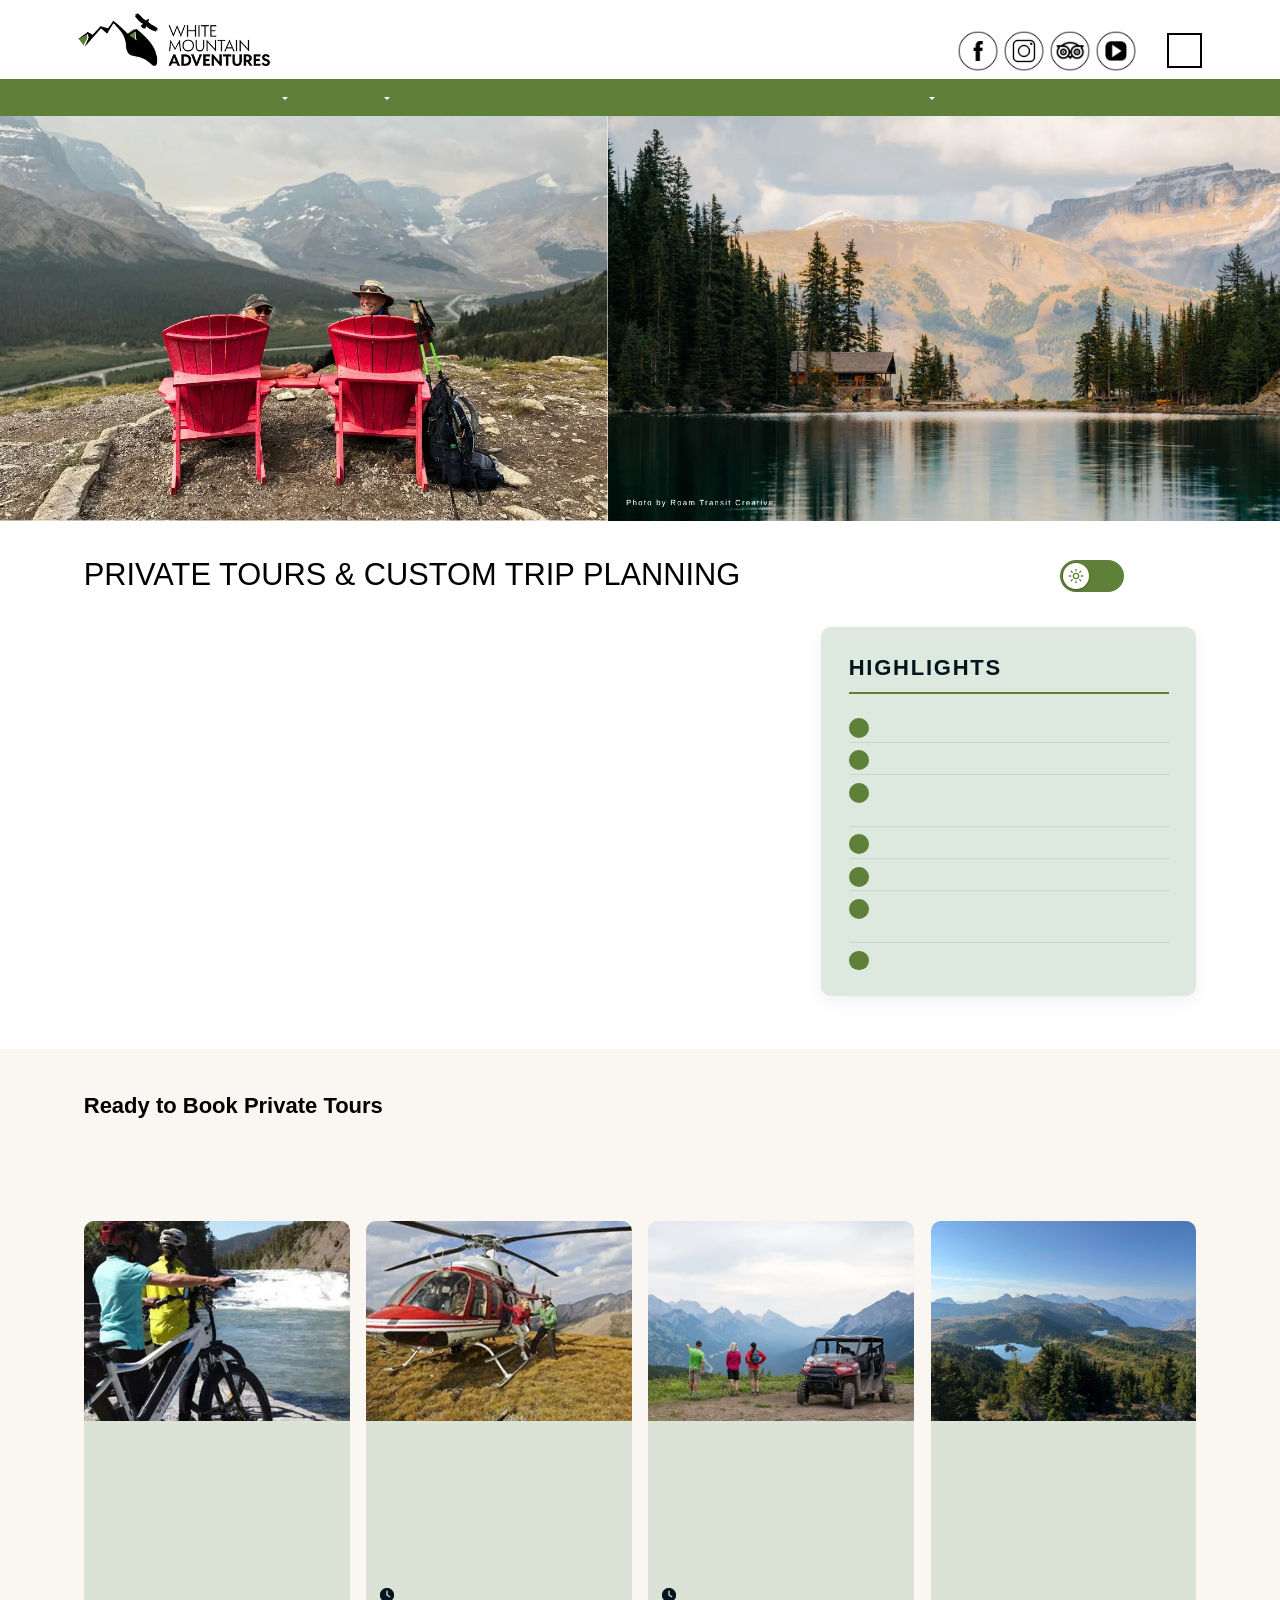
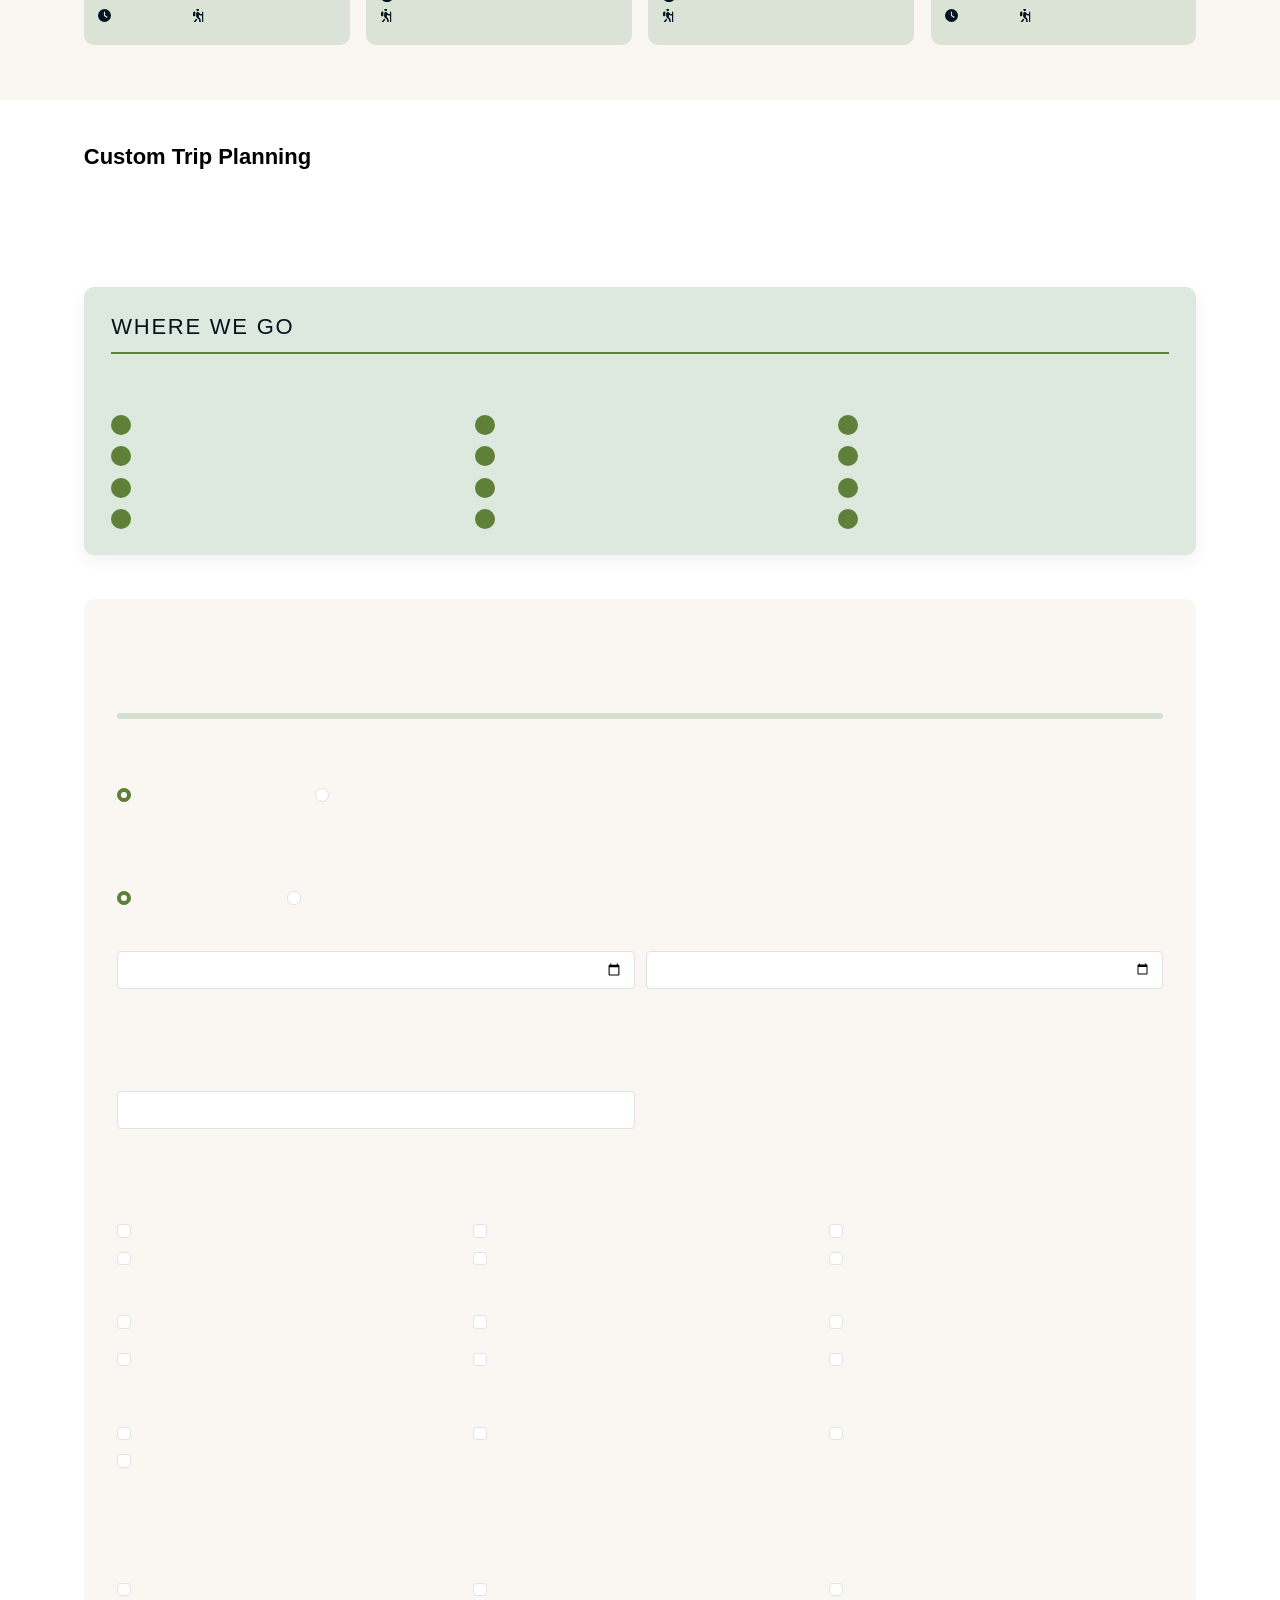
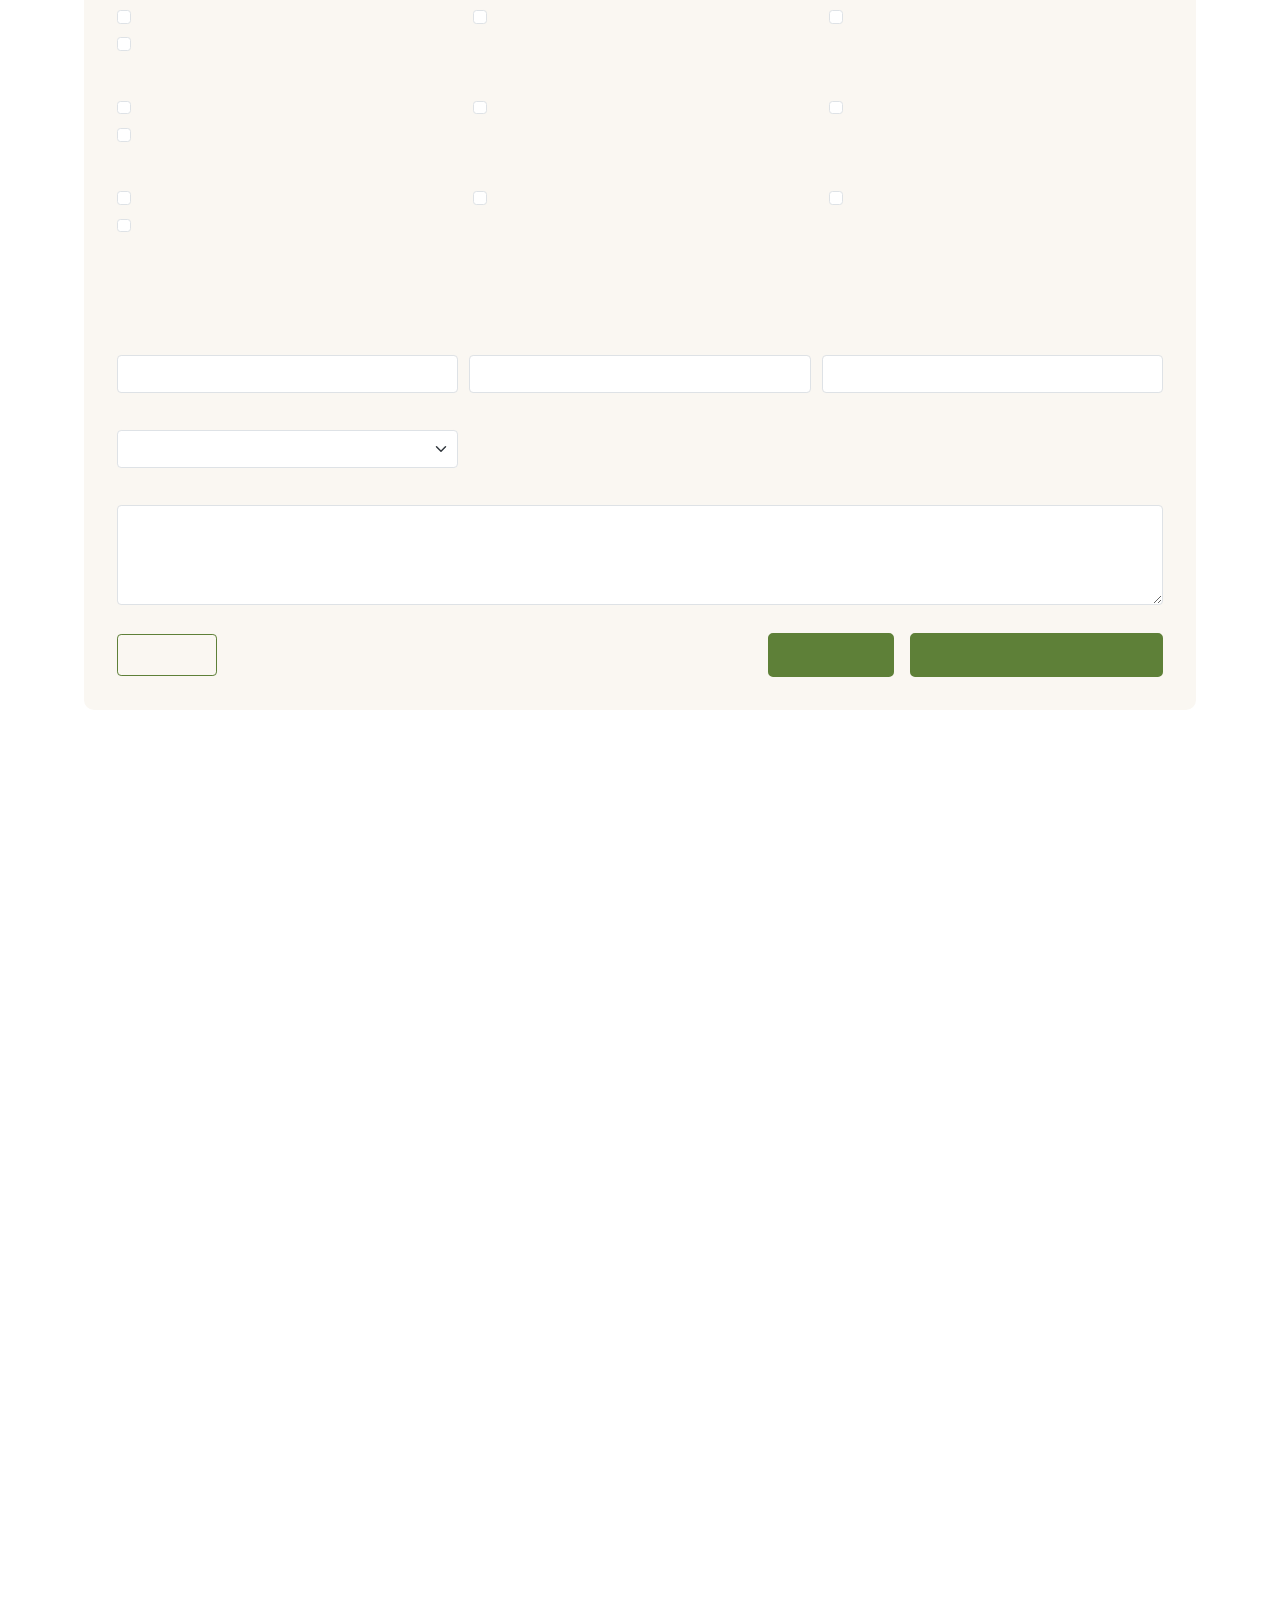
<file: index.html>
<!DOCTYPE html>
<html lang="en"><head><meta charset="utf-8"><title>Private Tours &amp; Custom Trip Planning</title>
<meta http-equiv="refresh" content="0; url=web/index.html"><link rel="canonical" href="web/index.html"></head>
<body><a href="web/index.html">Open the page</a></body></html>
</file>
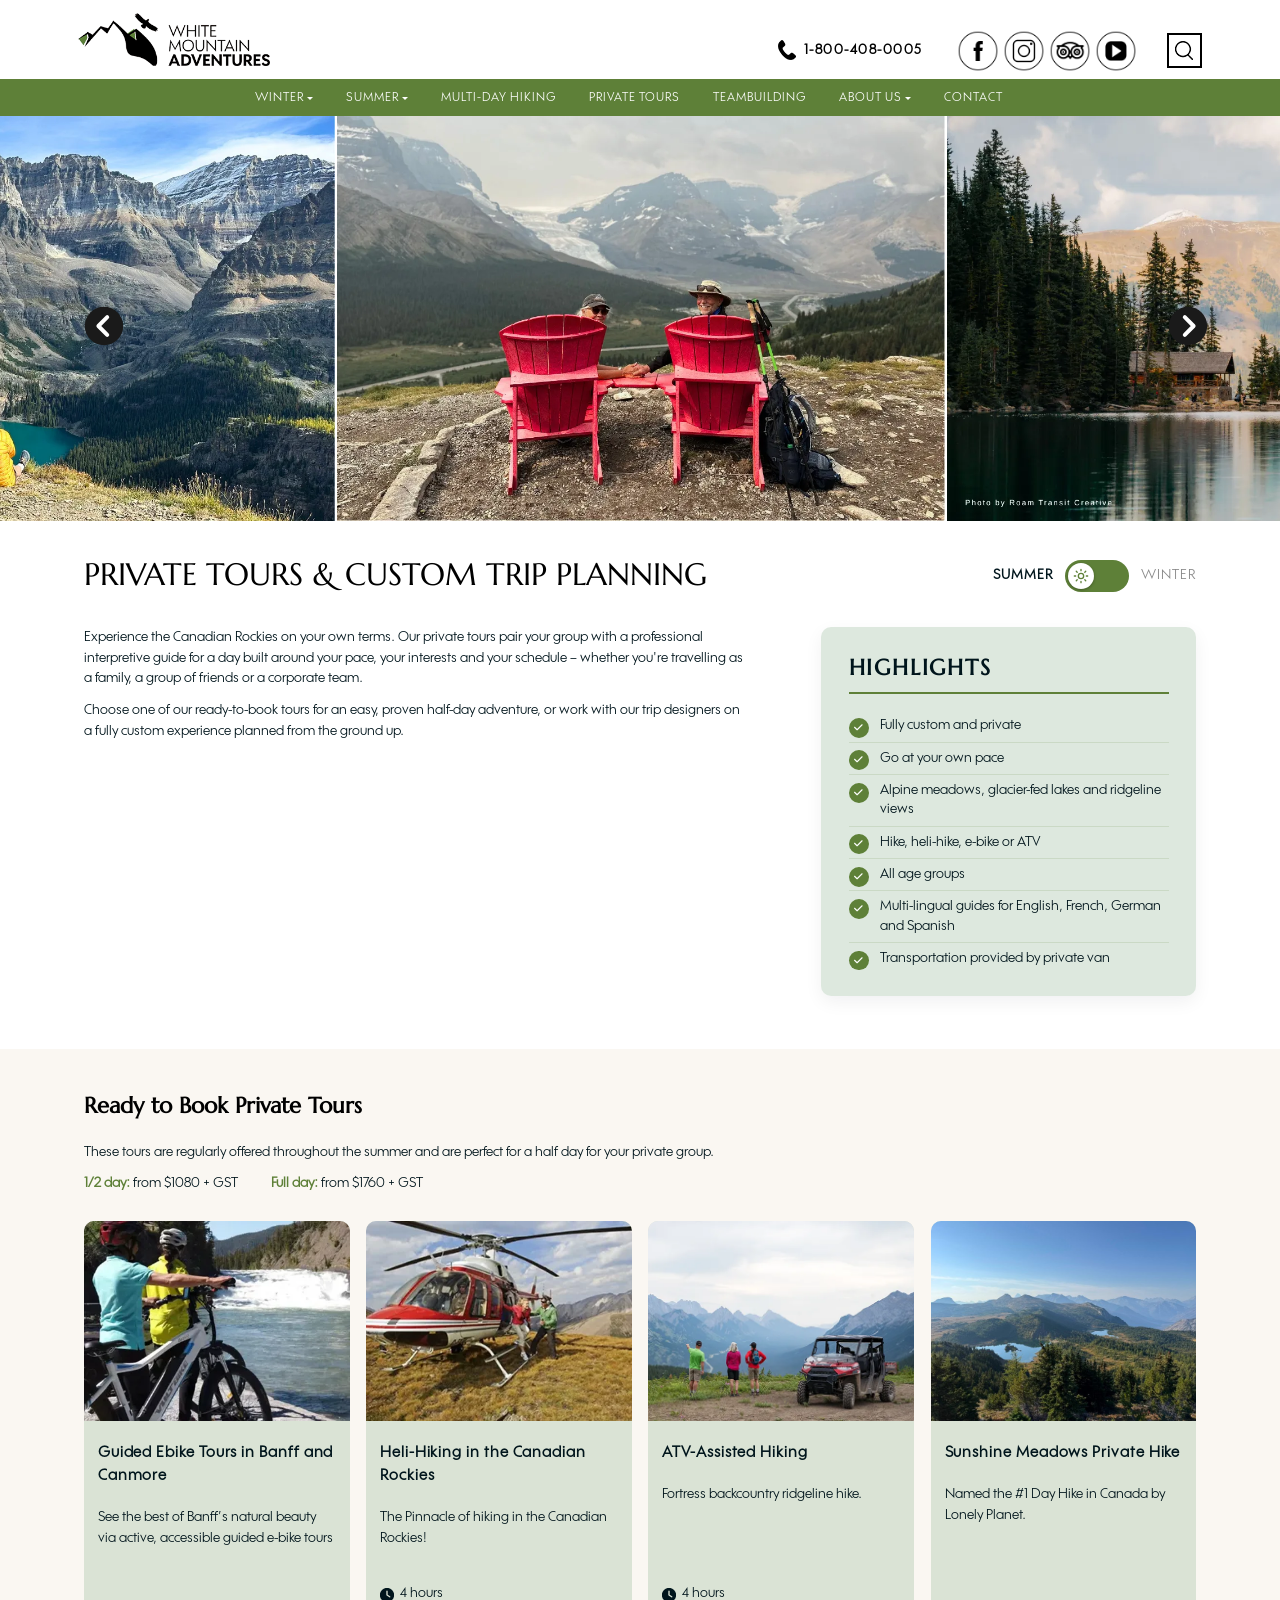
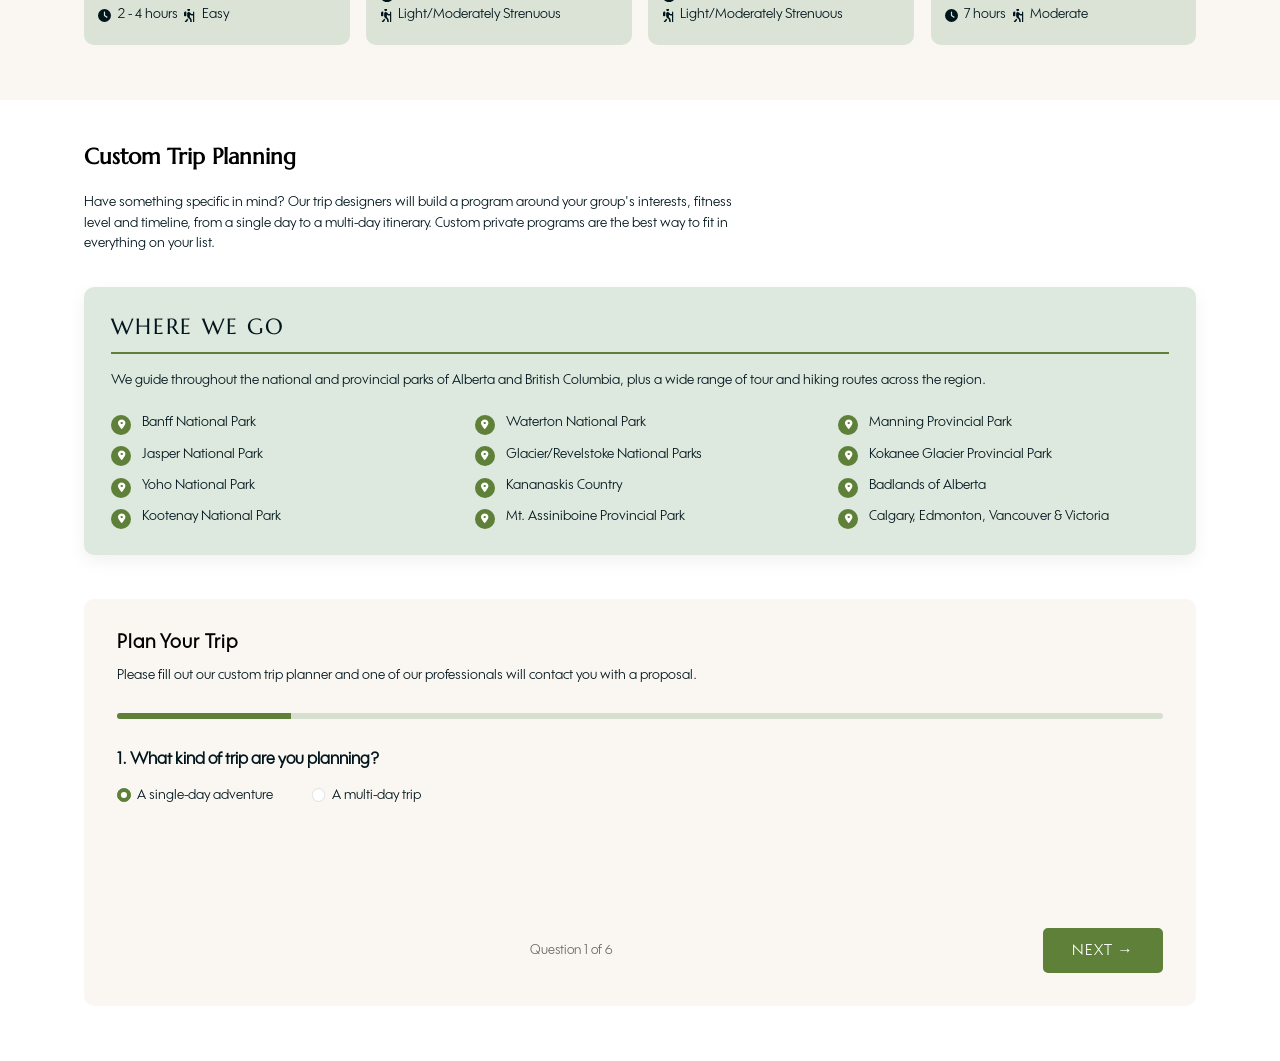
<file: web/index.html>
<!DOCTYPE html>
<html lang="en" dir="ltr" prefix="og: https://ogp.me/ns#" class="h-100">
  <head>
  
  <meta name="google-site-verification" content="TYt2T40EVlU_86mBqnBRBLMpddluNPiCYj_VukK_M9A" />

       <!-- Google Tag Manager -->
<script>(function(w,d,s,l,i){w[l]=w[l]||[];w[l].push({'gtm.start':
new Date().getTime(),event:'gtm.js'});var f=d.getElementsByTagName(s)[0],
j=d.createElement(s),dl=l!='dataLayer'?'&l='+l:'';j.async=true;j.src=
'https://www.googletagmanager.com/gtm.js?id='+i+dl;f.parentNode.insertBefore(j,f);
})(window,document,'script','dataLayer','GTM-P9KBH4B');</script>
<!-- End Google Tag Manager -->

    <meta charset="utf-8" />
<meta name="description" content="White Mountain Adventures offers custom and private tours in Banff and the Canadian Rockies. Enjoy tailored hiking, sightseeing, e-bike and heli-hiking experiences." />
<link rel="canonical" href="custom-private-tours-banff.html" />
<link rel="image_src" href="https://www.whitemountainadventures.com/sites/www.whitemountainadventures.com/files/styles/top_images_carousel/public/Lake%20O%27hara%20on%20a%20cliff%20view.png.webp" />
<meta property="og:title" content="Custom and Private Tours Banff | Tailored Rockies Experiences" />
<meta property="og:description" content="White Mountain Adventures offers custom and private tours in Banff and the Canadian Rockies. Enjoy tailored hiking, sightseeing, e-bike and heli-hiking experiences." />
<meta property="og:image:url" content="https://www.whitemountainadventures.com/sites/www.whitemountainadventures.com/files/styles/top_images_carousel/public/Lake%20O%27hara%20on%20a%20cliff%20view.png.webp" />
<meta name="Generator" content="Drupal 10 (https://www.drupal.org)" />
<meta name="MobileOptimized" content="width" />
<meta name="HandheldFriendly" content="true" />
<meta name="viewport" content="width=device-width, initial-scale=1.0" />
<link rel="icon" href="sites/www.whitemountainadventures.com/files/favicon_1.png" type="image/png" />

    <title>Custom and Private Tours Banff | Tailored Rockies Experiences</title>
    <link rel="stylesheet" media="all" href="core/themes/stable9/css/system/components/align.module.css%3Ftoescm.css" />
<link rel="stylesheet" media="all" href="core/themes/stable9/css/system/components/fieldgroup.module.css%3Ftoescm.css" />
<link rel="stylesheet" media="all" href="core/themes/stable9/css/system/components/container-inline.module.css%3Ftoescm.css" />
<link rel="stylesheet" media="all" href="core/themes/stable9/css/system/components/clearfix.module.css%3Ftoescm.css" />
<link rel="stylesheet" media="all" href="core/themes/stable9/css/system/components/details.module.css%3Ftoescm.css" />
<link rel="stylesheet" media="all" href="core/themes/stable9/css/system/components/hidden.module.css%3Ftoescm.css" />
<link rel="stylesheet" media="all" href="core/themes/stable9/css/system/components/item-list.module.css%3Ftoescm.css" />
<link rel="stylesheet" media="all" href="core/themes/stable9/css/system/components/js.module.css%3Ftoescm.css" />
<link rel="stylesheet" media="all" href="core/themes/stable9/css/system/components/nowrap.module.css%3Ftoescm.css" />
<link rel="stylesheet" media="all" href="core/themes/stable9/css/system/components/position-container.module.css%3Ftoescm.css" />
<link rel="stylesheet" media="all" href="core/themes/stable9/css/system/components/reset-appearance.module.css%3Ftoescm.css" />
<link rel="stylesheet" media="all" href="core/themes/stable9/css/system/components/resize.module.css%3Ftoescm.css" />
<link rel="stylesheet" media="all" href="core/themes/stable9/css/system/components/system-status-counter.css%3Ftoescm.css" />
<link rel="stylesheet" media="all" href="core/themes/stable9/css/system/components/system-status-report-counters.css%3Ftoescm.css" />
<link rel="stylesheet" media="all" href="core/themes/stable9/css/system/components/system-status-report-general-info.css%3Ftoescm.css" />
<link rel="stylesheet" media="all" href="core/themes/stable9/css/system/components/tablesort.module.css%3Ftoescm.css" />
<link rel="stylesheet" media="all" href="modules/contrib/field_group/formatters/tabs/horizontal-tabs.css%3Ftoescm.css" />
<link rel="stylesheet" media="all" href="core/themes/stable9/css/views/views.module.css%3Ftoescm.css" />
<link rel="stylesheet" media="all" href="modules/contrib/footermap/css/footermap.css%3Ftoescm.css" />
<link rel="stylesheet" media="all" href="libraries/tiny-slider/dist/tiny-slider.css%3Ftoescm.css" />
<link rel="stylesheet" media="all" href="modules/contrib/tiny_slider/css/tiny_slider.css%3Ftoescm.css" />
<link rel="stylesheet" media="all" href="core/themes/stable9/css/core/assets/vendor/normalize-css/normalize.css%3Ftoescm.css" />
<link rel="stylesheet" media="all" href="themes/contrib/bootstrap5/css/components/action-links.css%3Ftoescm.css" />
<link rel="stylesheet" media="all" href="themes/contrib/bootstrap5/css/components/breadcrumb.css%3Ftoescm.css" />
<link rel="stylesheet" media="all" href="themes/contrib/bootstrap5/css/components/container-inline.css%3Ftoescm.css" />
<link rel="stylesheet" media="all" href="themes/contrib/bootstrap5/css/components/details.css%3Ftoescm.css" />
<link rel="stylesheet" media="all" href="themes/contrib/bootstrap5/css/components/exposed-filters.css%3Ftoescm.css" />
<link rel="stylesheet" media="all" href="themes/contrib/bootstrap5/css/components/field.css%3Ftoescm.css" />
<link rel="stylesheet" media="all" href="themes/contrib/bootstrap5/css/components/form.css%3Ftoescm.css" />
<link rel="stylesheet" media="all" href="themes/contrib/bootstrap5/css/components/icons.css%3Ftoescm.css" />
<link rel="stylesheet" media="all" href="themes/contrib/bootstrap5/css/components/inline-form.css%3Ftoescm.css" />
<link rel="stylesheet" media="all" href="themes/contrib/bootstrap5/css/components/item-list.css%3Ftoescm.css" />
<link rel="stylesheet" media="all" href="themes/contrib/bootstrap5/css/components/links.css%3Ftoescm.css" />
<link rel="stylesheet" media="all" href="themes/contrib/bootstrap5/css/components/menu.css%3Ftoescm.css" />
<link rel="stylesheet" media="all" href="themes/contrib/bootstrap5/css/components/more-link.css%3Ftoescm.css" />
<link rel="stylesheet" media="all" href="themes/contrib/bootstrap5/css/components/pager.css%3Ftoescm.css" />
<link rel="stylesheet" media="all" href="themes/contrib/bootstrap5/css/components/tabledrag.css%3Ftoescm.css" />
<link rel="stylesheet" media="all" href="themes/contrib/bootstrap5/css/components/tableselect.css%3Ftoescm.css" />
<link rel="stylesheet" media="all" href="themes/contrib/bootstrap5/css/components/tablesort.css%3Ftoescm.css" />
<link rel="stylesheet" media="all" href="themes/contrib/bootstrap5/css/components/textarea.css%3Ftoescm.css" />
<link rel="stylesheet" media="all" href="themes/contrib/bootstrap5/css/components/ui-dialog.css%3Ftoescm.css" />
<link rel="stylesheet" media="all" href="themes/contrib/bootstrap5/css/components/messages.css%3Ftoescm.css" />
<link rel="stylesheet" media="all" href="themes/contrib/bootstrap5/css/components/node.css%3Ftoescm.css" />
<link rel="stylesheet" media="all" href="sites/www.whitemountainadventures.com/themes/b5subtheme/css/style.css%3Ftoescm.css" />

    
  <link rel="stylesheet" href="https://cdnjs.cloudflare.com/ajax/libs/font-awesome/6.5.2/css/all.min.css">
<link rel="stylesheet" href="custom/season.css">
</head>
  <body class="node-285 path-node page-node-type-private   d-flex flex-column h-100">

       <!-- Google Tag Manager (noscript) -->
<noscript><iframe src="https://www.googletagmanager.com/ns.html?id=GTM-P9KBH4B"
height="0" width="0" style="display:none;visibility:hidden"></iframe></noscript>
<!-- End Google Tag Manager (noscript) -->


        <div class="visually-hidden-focusable skip-link p-3 container">
      <a href="custom-private-tours-banff.html#main-content" class="p-2">
        Skip to main content
      </a>
    </div>
    
      <div class="dialog-off-canvas-main-canvas d-flex flex-column h-100" data-off-canvas-main-canvas>
    

<header role="banner">
  

    <nav class="navbar navbar-expand-lg   ">
    <div class="container d-flex align-items-center">
        <div class="region region-nav-branding">
    <div id="block-b5subtheme-branding" class="block block-system block-system-branding-block">
  
    
  <div class="navbar-brand d-flex align-items-center">

    <a href="https://www.whitemountainadventures.com/" title="Home" rel="home" class="site-logo d-block">
    <img src="sites/www.whitemountainadventures.com/files/logo_black_0.png" alt="Home" fetchpriority="high" />
  </a>
  
  <div>
    
      </div>
</div>
</div>

  </div>

            <div class="nav-phone">
        <a class="phone" href="tel:1-800-408-0005">1-800-408-0005</a>

        <span class="icons ">
          <a href="https://www.facebook.com/WhiteMountainAdventures " target="_blank"><img alt="facebook" src="files/page_images/icons/facebook.png"></a><a href="https://instagram.com/whitemountainadventuresbanff/" target="_blank"><img alt="instagram" src="files/page_images/icons/instagram.png%3F11"></a><a href="http://www.tripadvisor.ca/Attraction_Review-g154911-d1034744-Reviews-White_Mountain_Adventures-Banff_Banff_National_Park_Alberta.html" target="_blank"><img alt="Trip Advisor" src="files/page_images/icons/tripadvisor.png"></a><a href="https://www.youtube.com/channel/UCZ5k74igQhrXb3wD6DpFpxw" target="_blank"><img alt="Youtube" src="files/page_images/icons/youtube.png"></a>
        </span>
        <a class="search" href="https://www.whitemountainadventures.com/search/node">Search</a>
      </div>

              <button class="navbar-toggler collapsed" type="button" data-bs-toggle="collapse"
                data-bs-target="#navbarSupportedContent" aria-controls="navbarSupportedContent"
                aria-expanded="false" aria-label="Toggle navigation">
          <span class="navbar-toggler-icon"></span>
        </button>

 
          </div>
        <div class="collapse navbar-collapse  " id="navbarSupportedContent"> 
            <div class="region region-nav-main">
    <nav role="navigation" aria-labelledby="block-b5subtheme-main-navigation-menu" id="block-b5subtheme-main-navigation" class="block block-menu navigation menu--main">
            
  <h5 class="visually-hidden" id="block-b5subtheme-main-navigation-menu">Main navigation</h5>
  

        
            <ul data-block="nav_main" class="navbar-nav justify-content-end flex-wrap nav-level-0">
                    <li class="nav-item">
          <a href="tel:1-800-408-0005" class="phone-mobile nav-link">1-800-408-0005</a>
      </li>

                    <li class="nav-item dropdown">
          <span class="nav-link dropdown-toggle" role="button" data-bs-toggle="dropdown" aria-expanded="false" title="Expand menu Winter">Winter</span>
                  <ul data-block="nav_main" class="dropdown-menu nav-level-1">
                    <li class="nav-item">
          <a href="#" data-disabled-link class="dropdown-item" data-drupal-link-system-path="node/2">Icewalks in Banff</a>
      </li>

                    <li class="nav-item">
          <a href="#" data-disabled-link class="dropdown-item" data-drupal-link-system-path="node/33">Lake Louise Winterland Tour</a>
      </li>

                    <li class="nav-item">
          <a href="#" data-disabled-link class="dropdown-item" data-drupal-link-system-path="node/7">Snowshoeing Adventures</a>
      </li>

                    <li class="nav-item">
          <a href="#" data-disabled-link class="dropdown-item" data-drupal-link-system-path="node/305">Winter Rental Gear</a>
      </li>

        </ul>
  
      </li>

                    <li class="nav-item dropdown">
          <span class="nav-link dropdown-toggle" role="button" data-bs-toggle="dropdown" aria-expanded="false" title="Expand menu Summer">Summer</span>
                  <ul data-block="nav_main" class="dropdown-menu nav-level-1">
                    <li class="nav-item">
          <a href="#" data-disabled-link class="dropdown-item" data-drupal-link-system-path="node/3">Daily Guided Hikes</a>
      </li>

                    <li class="nav-item">
          <a href="#" data-disabled-link class="dropdown-item" data-drupal-link-system-path="node/4">Guided e-Bike Tours</a>
      </li>

                    <li class="nav-item">
          <a href="#" data-disabled-link class="dropdown-item" data-drupal-link-system-path="node/29">Heli-Hiking</a>
      </li>

                    <li class="nav-item">
          <a href="#" data-disabled-link class="dropdown-item" data-drupal-link-system-path="node/30">ATV Hiking</a>
      </li>

        </ul>
  
      </li>

                    <li class="nav-item">
          <a href="#" data-disabled-link class="nav-link" data-drupal-link-system-path="node/5">Multi-Day Hiking</a>
      </li>

                    <li class="nav-item">
          <a href="#" data-disabled-link class="nav-link active is-active" data-drupal-link-system-path="node/285" aria-current="page">Private Tours</a>
      </li>

                    <li class="nav-item">
          <a href="#" data-disabled-link class="nav-link" data-drupal-link-system-path="node/35">Teambuilding</a>
      </li>

                    <li class="nav-item dropdown">
          <span class="nav-link dropdown-toggle" role="button" data-bs-toggle="dropdown" aria-expanded="false" title="Expand menu About Us">About Us</span>
                  <ul data-block="nav_main" class="dropdown-menu nav-level-1">
                    <li class="nav-item">
          <a href="#" data-disabled-link class="dropdown-item" data-drupal-link-system-path="node/12">Our Story</a>
      </li>

                    <li class="nav-item">
          <a href="#" data-disabled-link class="dropdown-item" data-drupal-link-system-path="node/13">Our Guides</a>
      </li>

                    <li class="nav-item">
          <a href="#" data-disabled-link class="dropdown-item" data-drupal-link-system-path="node/14">Work With Us</a>
      </li>

                    <li class="nav-item">
          <a href="#" data-disabled-link class="dropdown-item" data-drupal-link-system-path="blog">Follow our Blog!</a>
      </li>

        </ul>
  
      </li>

                    <li class="only-footer nav-item">
          <a href="#" data-disabled-link class="nav-link" data-drupal-link-system-path="node/311">Privacy Policy</a>
      </li>

                    <li class="nav-item">
          <a href="#" data-disabled-link class="nav-link" data-drupal-link-system-path="node/11">Contact</a>
      </li>

        </ul>
  



  </nav>

  </div>

          
    </div>
  </nav>
  
</header>

<main role="main">
  <a id="main-content" tabindex="-1"></a>
  
  
  

  <div class="container">
        <div class="row g-0">
            <div class="order-1 order-lg-2 col-12">
          <div class="region region-content">
    <div data-drupal-messages-fallback class="hidden"></div>
<div class="season-carousel">
<div class="summer-carousel"><div class="views-element-container block block-views block-views-blocktop-images-carousel-block-1" id="block-b5subtheme-views-block-top-images-carousel-block-1">
  
    
      <div data-block="content"><div class="view view-top-images-carousel view-id-top_images_carousel view-display-id-block_1 js-view-dom-id-c2d8603ac3102c6332cfa6f2ab9ebb3ea7ea2a3aeb94b8659232cf52a6a85bd4">
  
    
      
   
      <div class="view-content row justify-content-center">
      <div data-settings="{&quot;autoWidth&quot;:true,&quot;center&quot;:true,&quot;items&quot;:1,&quot;responsive&quot;:{&quot;991&quot;:{&quot;items&quot;:&quot;6&quot;}},&quot;viewportMax&quot;:&quot;100vw&quot;,&quot;nav&quot;:false,&quot;autoplay&quot;:false,&quot;autoplayTimeout&quot;:4000,&quot;autoplayButtonOutput&quot;:false}" class="tiny-slider-wrapper tiny-slider">
  
      <div><div class="views-field views-field-field-top-images"><div class="field-content">  <img loading="eager" src="sites/www.whitemountainadventures.com/files/styles/top_images_carousel/public/Iconic%20red%20chairs.png.webp%3Fitok=tXXMOAi5" width="1080" height="720" alt="Couple sitting on iconic red chairs at Banff viewpoint, smiling and enjoying the mountain scenery during a private tour in Banff National Park" class="img-fluid image-style-top-images-carousel" />


</div></div></div>
      <div><div class="views-field views-field-field-top-images"><div class="field-content">  <img loading="eager" src="sites/www.whitemountainadventures.com/files/styles/top_images_carousel/public/Photo%20by%20Roam%20Transit%20from%20Banff%20Lake%20Louise%20Tourism.png.webp%3Fitok=lmyNSYfB" width="1280" height="720" alt="Alpine lake Agnes with calm water reflecting trees and pink mountain peaks from morning sun, Canadian Rockies" class="img-fluid image-style-top-images-carousel" />


</div></div></div>
      <div><div class="views-field views-field-field-top-images"><div class="field-content">  <img loading="eager" src="sites/www.whitemountainadventures.com/files/styles/top_images_carousel/public/Lake%20O'hara%20on%20a%20cliff%20view.png.webp%3Fitok=nnHK3KQ8" width="1080" height="720" alt="Hiker standing on cliff edge overlooking turquoise alpine Lake O’Hara with surrounding mountain range in summer, Yoho National Park" class="img-fluid image-style-top-images-carousel" />


</div></div></div>
      <div><div class="views-field views-field-field-top-images"><div class="field-content">  <img loading="eager" src="sites/www.whitemountainadventures.com/files/styles/top_images_carousel/public/resized%20image%20of%20prvate%20group.png.webp%3Fitok=vEgTBVqR" width="1080" height="720" alt="Happy group of hikers taking a break in the rain with mountains in the background during a private tour in the Canadian Rockies" class="img-fluid image-style-top-images-carousel" />


</div></div></div>
      <div><div class="views-field views-field-field-top-images"><div class="field-content">  <img loading="eager" src="sites/www.whitemountainadventures.com/files/styles/top_images_carousel/public/Photo%20by%20Josh%20Segeleski%20%20from%20Banff%20Lake%20Louise%20Tourism%20(1).png.webp%3Fitok=LtawMdaG" width="1280" height="720" alt="A hiking guide shows a group of people around Sunshine Meadows - a protected area that straddles the boundary of Banff National Park and British Colombia." class="img-fluid image-style-top-images-carousel" />


</div></div></div>
      <div><div class="views-field views-field-field-top-images"><div class="field-content">  <img loading="eager" src="sites/www.whitemountainadventures.com/files/styles/top_images_carousel/public/Two%20people%20smiling%20at%20a%20snowy%20mountain.png.webp%3Fitok=NWkoc2mK" width="1080" height="720" alt="Selfie of two happy hikers on a spring trail with snow patches and mountains in the background in Banff National Park" class="img-fluid image-style-top-images-carousel" />


</div></div></div>
      <div><div class="views-field views-field-field-top-images"><div class="field-content">  <img loading="eager" src="sites/www.whitemountainadventures.com/files/styles/top_images_carousel/public/Photo%20by%20Robert%20Massey%20and%20Banff%20Lake%20Louise%20Tourism%20(1).png.webp%3Fitok=XpRl5t85" width="1280" height="720" alt="The Ink Pots area on a beautiful blue sky day in Banff National Park." class="img-fluid image-style-top-images-carousel" />


</div></div></div>
      <div><div class="views-field views-field-field-top-images"><div class="field-content">  <img loading="eager" src="sites/www.whitemountainadventures.com/files/styles/top_images_carousel/public/Scott%20on%20a%20ridge%20somewhere.png.webp%3Fitok=hqPlpJHF" width="1080" height="720" alt="Person hiking along mountain ridge with expansive mountain ranges stretching into the distance in Banff National Park" class="img-fluid image-style-top-images-carousel" />


</div></div></div>
      <div><div class="views-field views-field-field-top-images"><div class="field-content">  <img loading="eager" src="sites/www.whitemountainadventures.com/files/styles/top_images_carousel/public/Photo%20by%20Robert%20Massey%20and%20Banff%20Lake%20Louise%20Tourism.png.webp%3Fitok=lr1nB6wx" width="1280" height="720" alt="Healy Pass in larch season" class="img-fluid image-style-top-images-carousel" />


</div></div></div>
      <div><div class="views-field views-field-field-top-images"><div class="field-content">  <img loading="eager" src="sites/www.whitemountainadventures.com/files/styles/top_images_carousel/public/group%20hiking%20up%20a%20hill%20somewhere.png.webp%3Fitok=-9GtxwTK" width="1080" height="720" alt="Private group of hikers climbing mountain trail with misty peaks in the background in Banff National Park, Canadian Rockies" class="img-fluid image-style-top-images-carousel" />


</div></div></div>
      <div><div class="views-field views-field-field-top-images"><div class="field-content">  <img loading="eager" src="sites/www.whitemountainadventures.com/files/styles/top_images_carousel/public/Lake%20O'hara%203%20people%20sitting%20at%20viewpoint.png.webp%3Fitok=zf52U5H2" width="1280" height="720" alt="Scenic viewpoint at Lake O’Hara with three hikers sitting on cliff and alpine mountains in the background, Canadian Rockies" class="img-fluid image-style-top-images-carousel" />


</div></div></div>
  
</div>

    </div>
  
          </div>
</div>

  </div></div>
<div class="winter-carousel" aria-hidden="true"><div class="views-element-container block block-views block-views-blocktop-images-carousel-block-1" id="block-winter-carousel">
  
    
      <div data-block="content"><div class="view view-top-images-carousel view-id-top_images_carousel view-display-id-block_1 js-view-dom-id-winter">
  
    
      
   
      <div class="view-content row justify-content-center">
      <div data-settings="{&quot;autoWidth&quot;:true,&quot;center&quot;:true,&quot;items&quot;:1,&quot;responsive&quot;:{&quot;991&quot;:{&quot;items&quot;:&quot;6&quot;}},&quot;viewportMax&quot;:&quot;100vw&quot;,&quot;nav&quot;:false,&quot;autoplay&quot;:false,&quot;autoplayTimeout&quot;:4000,&quot;autoplayButtonOutput&quot;:false}" class="tiny-slider-wrapper tiny-slider">
  
      <div><div class="views-field views-field-field-top-images"><div class="field-content">  <img loading="eager" src="images/winter/01.jpg" width="960" height="640" alt="" class="image-style-top-images-carousel" />


</div></div></div>
<div><div class="views-field views-field-field-top-images"><div class="field-content">  <img loading="eager" src="images/winter/02.jpg" width="960" height="640" alt="" class="image-style-top-images-carousel" />


</div></div></div>
<div><div class="views-field views-field-field-top-images"><div class="field-content">  <img loading="eager" src="images/winter/03.jpg" width="960" height="640" alt="" class="image-style-top-images-carousel" />


</div></div></div>
<div><div class="views-field views-field-field-top-images"><div class="field-content">  <img loading="eager" src="images/winter/04.jpg" width="960" height="640" alt="" class="image-style-top-images-carousel" />


</div></div></div>
      
      
      
      
      
      
      
      
      
      
  
</div>

    </div>
  
          </div>
</div>

  </div></div>
</div>
<div id="block-b5subtheme-content" class="block block-system block-system-main-block">
  
    
      
<article class="node node--type-private node--promoted node--view-mode-full">

  
    

  
  <div class="node__content">
    
<div  class="top">
      
            <div class="field field--name-title field--type-string field--label-hidden field__item"><h1>Private Tours &amp; Custom Trip Planning</h1></div>
      
            <div class="season">
  <span class="lb on" data-season="summer">Summer</span>
  <button class="switch" type="button" role="switch" aria-checked="false" aria-label="Toggle summer / winter"><span class="knob">
    <svg class="ico-sun" viewBox="0 0 24 24" fill="none" stroke-width="2" stroke-linecap="round"><circle cx="12" cy="12" r="4"/><path d="M12 2v2M12 20v2M2 12h2M20 12h2M4.9 4.9l1.4 1.4M17.7 17.7l1.4 1.4M4.9 19.1l1.4-1.4M17.7 6.3l1.4-1.4"/></svg>
    <svg class="ico-snow" viewBox="0 0 24 24" fill="none" stroke-width="2" stroke-linecap="round"><path d="M12 2v20M3.3 7l17.4 10M3.3 17L20.7 7M9 4l3 2 3-2M9 20l3-2 3 2"/></svg>
  </span></button>
  <span class="lb" data-season="winter">Winter</span>
</div>
      
  </div>
<div class="private-body">
<div  class="grid">
<div  class="col1">
  <p class="intro">Experience the Canadian Rockies on your own terms. Our private tours pair your group with a professional interpretive guide for a day built around your pace, your interests and your schedule &ndash; whether you're travelling as a family, a group of friends or a corporate team.</p>
  <p class="intro">Choose one of our ready-to-book tours for an easy, proven half-day adventure, or work with our trip designers on a fully custom experience planned from the ground up.</p>
</div>
<div  class="col2">
  <div class="clearfix text-formatted field field--name-field-highlights field--type-text-long field--label-above">
    <div class="field__label">Highlights</div>
    <div class="field__item swap">
      <div class="summer-only"><ul>
<li>Fully custom and private</li>
<li>Go at your own pace</li>
<li>Alpine meadows, glacier-fed lakes and ridgeline views</li>
<li>Hike, heli-hike, e-bike or ATV</li>
<li>All age groups</li>
<li>Multi-lingual guides for English, French, German and Spanish</li>
<li>Transportation provided by private van</li>
</ul></div>
      <div class="winter-only"><ul>
<li>Fully custom and private</li>
<li>Go at your own pace</li>
<li>Frozen waterfalls, snowy forests and frozen lakes</li>
<li>Icewalks, snowshoeing and winter sightseeing</li>
<li>All age groups</li>
<li>Multi-lingual guides for English, French, German and Spanish</li>
<li>Transportation provided by private van</li>
</ul></div>
    </div>
  </div>
</div>
</div>
  <section class="ready-tours">
  <h2>Ready to Book Private Tours</h2>
  <div class="swap">
  <p class="summer-only">These tours are regularly offered throughout the summer and are perfect for a half day for your private group.</p>
  <p class="winter-only">These tours are regularly offered throughout the winter and are perfect for a half day for your private group.</p>
  </div>
  <p class="tour-cost"><span><strong>1/2 day:</strong> from $1080 + GST</span><span><strong>Full day:</strong> from $1760 + GST</span></p>
  <div class="swap">
  <div class="private-thumbs summer-cards summer-only">
    <div class="home-thumb"><a class="thumb-link" href="#">
      <div class="thumb-img"><img src="images/cards/ebike-tours-banff-canmore.webp" alt="Guided Ebike Tours in Banff and Canmore"></div>
      <div class="thumb-text">
        <div class="thumb-title">Guided Ebike Tours in Banff and Canmore</div>
        <p>See the best of Banff’s natural beauty via active, accessible guided e-bike tours</p>
        <p class="thumb-duration"><i class="fa-solid fa-clock" aria-hidden="true"></i> &nbsp;2 - 4 hours&nbsp;&nbsp;<span class="thumb-diff"><i class="fa-solid fa-person-hiking" aria-hidden="true"></i> &nbsp;Easy</span></p>
      </div></a></div>
    <div class="home-thumb"><a class="thumb-link" href="#">
      <div class="thumb-img"><img src="images/cards/heli-hiking-canadian-rockies.webp" alt="Heli-Hiking in the Canadian Rockies"></div>
      <div class="thumb-text">
        <div class="thumb-title">Heli-Hiking in the Canadian Rockies</div>
        <p>The Pinnacle of hiking in the Canadian Rockies!</p>
        <p class="thumb-duration"><i class="fa-solid fa-clock" aria-hidden="true"></i> &nbsp;4 hours&nbsp;&nbsp;<span class="thumb-diff"><i class="fa-solid fa-person-hiking" aria-hidden="true"></i> &nbsp;Light/Moderately Strenuous</span></p>
      </div></a></div>
    <div class="home-thumb"><a class="thumb-link" href="#">
      <div class="thumb-img"><img src="images/cards/atv-assisted-hiking.webp" alt="ATV-Assisted Hiking"></div>
      <div class="thumb-text">
        <div class="thumb-title">ATV-Assisted Hiking</div>
        <p>Fortress backcountry ridgeline hike.</p>
        <p class="thumb-duration"><i class="fa-solid fa-clock" aria-hidden="true"></i> &nbsp;4 hours&nbsp;&nbsp;<span class="thumb-diff"><i class="fa-solid fa-person-hiking" aria-hidden="true"></i> &nbsp;Light/Moderately Strenuous</span></p>
      </div></a></div>
    <div class="home-thumb"><a class="thumb-link" href="#">
      <div class="thumb-img"><img src="images/cards/sunshine-meadows.jpg" alt="Sunshine Meadows Private Hike"></div>
      <div class="thumb-text">
        <div class="thumb-title">Sunshine Meadows Private Hike</div>
        <p>Named the #1 Day Hike in Canada by Lonely Planet.</p>
        <p class="thumb-duration"><i class="fa-solid fa-clock" aria-hidden="true"></i> &nbsp;7 hours&nbsp;&nbsp;<span class="thumb-diff"><i class="fa-solid fa-person-hiking" aria-hidden="true"></i> &nbsp;Moderate</span></p>
      </div></a></div>
  </div>
  <div class="private-thumbs winter-cards winter-only">
    <div class="home-thumb"><a class="thumb-link" href="#">
      <div class="thumb-img"><img src="images/cards/twilight.jpg" alt="Banff Twilight Tour"></div>
      <div class="thumb-text">
        <div class="thumb-title">Banff Twilight Tour</div>
        <p>Evening tour through Banff as the peaks light up at dusk. Fridays and Saturdays.</p>
        <p class="thumb-duration"><i class="fa-solid fa-clock" aria-hidden="true"></i> &nbsp;2.5 hours&nbsp;&nbsp;<span class="thumb-diff"><i class="fa-solid fa-person-hiking" aria-hidden="true"></i> &nbsp;Easy</span></p>
      </div></a></div>
    <div class="home-thumb"><a class="thumb-link" href="#">
      <div class="thumb-img"><img src="images/cards/grassi.jpg" alt="Grassi Lakes Winter Hike"></div>
      <div class="thumb-text">
        <div class="thumb-title">Grassi Lakes Winter Hike</div>
        <p>Frozen waterfalls and emerald lakes above Canmore</p>
        <p class="thumb-duration"><i class="fa-solid fa-clock" aria-hidden="true"></i> &nbsp;3.5 hours&nbsp;&nbsp;<span class="thumb-diff"><i class="fa-solid fa-person-hiking" aria-hidden="true"></i> &nbsp;Moderate</span></p>
      </div></a></div>
    <div class="home-thumb"><a class="thumb-link" href="#">
      <div class="thumb-img"><img src="images/cards/ross-lake.jpg" alt="Ross Lake and Winter Forest Snowshoe"></div>
      <div class="thumb-text">
        <div class="thumb-title">Ross Lake and Winter Forest Snowshoe</div>
        <p>Quiet snowshoe through old-growth forest to a hidden lake</p>
        <p class="thumb-duration"><i class="fa-solid fa-clock" aria-hidden="true"></i> &nbsp;4 hours&nbsp;&nbsp;<span class="thumb-diff"><i class="fa-solid fa-person-hiking" aria-hidden="true"></i> &nbsp;Light/Moderate</span></p>
      </div></a></div>
  </div>
  </div>
  </section>
  <h2>Custom Trip Planning</h2>
  <p class="intro">Have something specific in mind? Our trip designers will build a program around your group's interests, fitness level and timeline, from a single day to a multi-day itinerary. Custom private programs are the best way to fit in everything on your list.</p>
  <div class="where-box">
    <h3 class="where-title">Where We Go</h3>
    <p>We guide throughout the national and provincial parks of Alberta and British Columbia, plus a wide range of tour and hiking routes across the region.</p>
    <ul>
      <li>Banff National Park</li>
      <li>Jasper National Park</li>
      <li>Yoho National Park</li>
      <li>Kootenay National Park</li>
      <li>Waterton National Park</li>
      <li>Glacier/Revelstoke National Parks</li>
      <li>Kananaskis Country</li>
      <li>Mt. Assiniboine Provincial Park</li>
      <li>Manning Provincial Park</li>
      <li>Kokanee Glacier Provincial Park</li>
      <li>Badlands of Alberta</li>
      <li>Calgary, Edmonton, Vancouver &amp; Victoria</li>
    </ul>
  </div>
  <form class="trip-form" id="trip-form" novalidate>
    <h3>Plan Your Trip</h3>
    <p class="form-intro">Please fill out our custom trip planner and one of our professionals will contact you with a proposal.</p>
    <div class="step-progress"><span></span></div>

    <fieldset>
      <legend>1. What kind of trip are you planning?</legend>
      <div class="date-mode">
        <label class="form-check-inline"><input class="form-check-input" type="radio" name="trip_length" value="single" checked> A single-day adventure</label>
        <label class="form-check-inline"><input class="form-check-input" type="radio" name="trip_length" value="multi"> A multi-day trip</label>
      </div>
    </fieldset>

    <fieldset>
      <legend>2. When would you like to travel?</legend>
      <div class="date-mode">
        <label class="form-check-inline"><input class="form-check-input" type="radio" name="date_mode" value="exact" checked> I have exact dates</label>
        <label class="form-check-inline"><input class="form-check-input" type="radio" name="date_mode" value="flexible"> My dates are flexible</label>
      </div>
      <div class="date-panel" data-mode="exact">
        <div class="row g-3">
          <div class="col-sm-6"><label class="form-label" for="start_date"><span class="multi-only">Start date</span><span class="single-only">Date</span></label><input class="form-control" type="date" id="start_date" name="start_date"></div>
          <div class="col-sm-6 multi-only"><label class="form-label" for="end_date">End date</label><input class="form-control" type="date" id="end_date" name="end_date"></div>
        </div>
      </div>
      <div class="date-panel" data-mode="flexible" hidden>
        <div class="row g-3">
          <div class="col-sm-6 multi-only"><label class="form-label" for="num_days">Approximate number of days</label><input class="form-control" type="number" id="num_days" name="num_days" min="1" max="30" placeholder="e.g. 5"></div>
          <div class="col-sm-6"><label class="form-label" for="month">Month you're interested in</label>
            <select class="form-select" id="month" name="month">
              <option value="">Select a month</option>
              <option>January</option><option>February</option><option>March</option><option>April</option><option>May</option><option>June</option>
              <option>July</option><option>August</option><option>September</option><option>October</option><option>November</option><option>December</option>
            </select></div>
        </div>
      </div>
    </fieldset>

    <fieldset>
      <legend>3. Approximately how many people are in your group?</legend>
      <div class="row g-3">
        <div class="col-sm-6"><label class="form-label" for="group_size">Number of people</label><input class="form-control" type="number" id="group_size" name="group_size" min="1" max="200" placeholder="e.g. 6"></div>
      </div>
    </fieldset>

    <fieldset>
      <legend>4. Where are you interested in visiting? <span class="hint">Select all that apply</span></legend>
      <div class="place-group">
        <h4>National Parks</h4>
        <label><input class="form-check-input" type="checkbox" name="places[]" value="Banff National Park"> Banff National Park</label>
        <label><input class="form-check-input" type="checkbox" name="places[]" value="Jasper National Park"> Jasper National Park</label>
        <label><input class="form-check-input" type="checkbox" name="places[]" value="Yoho National Park"> Yoho National Park</label>
        <label><input class="form-check-input" type="checkbox" name="places[]" value="Kootenay National Park"> Kootenay National Park</label>
        <label><input class="form-check-input" type="checkbox" name="places[]" value="Waterton National Park"> Waterton National Park</label>
        <label><input class="form-check-input" type="checkbox" name="places[]" value="Glacier/Revelstoke National Parks"> Glacier/Revelstoke National Parks</label>
      </div>
      <div class="place-group">
        <h4>Provincial Parks &amp; Areas</h4>
        <label><input class="form-check-input" type="checkbox" name="places[]" value="Kananaskis Country"> Kananaskis Country</label>
        <label><input class="form-check-input" type="checkbox" name="places[]" value="Mt. Assiniboine Provincial Park"> Mt. Assiniboine Provincial Park</label>
        <label><input class="form-check-input" type="checkbox" name="places[]" value="Manning Provincial Park"> Manning Provincial Park</label>
        <label><input class="form-check-input" type="checkbox" name="places[]" value="Kokanee Glacier Provincial Park"> Kokanee Glacier Provincial Park</label>
        <label><input class="form-check-input" type="checkbox" name="places[]" value="Badlands of Alberta"> Badlands of Alberta</label>
        <label><input class="form-check-input" type="checkbox" name="places[]" value="Southern Alberta &amp; BC routes"> Tour &amp; hiking routes across southern Alberta and BC</label>
      </div>
      <div class="place-group">
        <h4>Cities</h4>
        <label><input class="form-check-input" type="checkbox" name="places[]" value="Calgary"> Calgary</label>
        <label><input class="form-check-input" type="checkbox" name="places[]" value="Edmonton"> Edmonton</label>
        <label><input class="form-check-input" type="checkbox" name="places[]" value="Vancouver"> Vancouver</label>
        <label><input class="form-check-input" type="checkbox" name="places[]" value="Victoria"> Victoria</label>
      </div>
    </fieldset>

    <fieldset>
      <legend>5. What activities are you interested in? <span class="hint">Select all that apply</span></legend>
      <div class="place-group">
        <h4>Summer</h4>
        <label><input class="form-check-input" type="checkbox" name="activities[]" value="Guided day hiking"> Guided day hiking</label>
        <label><input class="form-check-input" type="checkbox" name="activities[]" value="Multi-day hiking trips"> Multi-day hiking trips</label>
        <label><input class="form-check-input" type="checkbox" name="activities[]" value="Heli-hiking"> Heli-hiking</label>
        <label><input class="form-check-input" type="checkbox" name="activities[]" value="ATV-assisted hiking"> ATV-assisted hiking</label>
        <label><input class="form-check-input" type="checkbox" name="activities[]" value="Guided e-bike tours"> Guided e-bike tours</label>
        <label><input class="form-check-input" type="checkbox" name="activities[]" value="eBike &amp; hike tours"> eBike &amp; hike tours</label>
        <label><input class="form-check-input" type="checkbox" name="activities[]" value="Backcountry hiking (Skoki, Lake O'Hara)"> Backcountry hiking (Skoki, Lake O'Hara)</label>
      </div>
      <div class="place-group">
        <h4>Winter</h4>
        <label><input class="form-check-input" type="checkbox" name="activities[]" value="Canyon icewalks (Johnston, Marble, Grotto)"> Canyon icewalks (Johnston, Marble, Grotto)</label>
        <label><input class="form-check-input" type="checkbox" name="activities[]" value="Snowshoeing"> Snowshoeing</label>
        <label><input class="form-check-input" type="checkbox" name="activities[]" value="Snowcat snowshoe charter"> Snowcat snowshoe charter</label>
        <label><input class="form-check-input" type="checkbox" name="activities[]" value="Lake Louise Winterland Tour"> Lake Louise Winterland Tour</label>
      </div>
      <div class="place-group">
        <h4>Year-round</h4>
        <label><input class="form-check-input" type="checkbox" name="activities[]" value="Private sightseeing by van/SUV"> Private sightseeing by van/SUV</label>
        <label><input class="form-check-input" type="checkbox" name="activities[]" value="Gondolas &amp; popular attractions"> Gondolas &amp; popular attractions</label>
        <label><input class="form-check-input" type="checkbox" name="activities[]" value="Culinary experiences"> Culinary experiences</label>
        <label><input class="form-check-input" type="checkbox" name="activities[]" value="Teambuilding activities"> Teambuilding activities</label>
      </div>
    </fieldset>

    <fieldset>
      <legend>6. Your details</legend>
      <div class="row g-3">
        <div class="col-md-4"><label class="form-label" for="name">Name</label><input class="form-control" type="text" id="name" name="name" autocomplete="name" required></div>
        <div class="col-md-4"><label class="form-label" for="email">Email</label><input class="form-control" type="email" id="email" name="email" autocomplete="email" required></div>
        <div class="col-md-4"><label class="form-label" for="phone">Phone</label><input class="form-control" type="tel" id="phone" name="phone" autocomplete="tel"></div>
        <div class="col-md-4"><label class="form-label" for="language">Preferred guide language</label>
          <select class="form-select" id="language" name="language">
            <option>English</option><option>French</option><option>German</option><option>Spanish</option>
          </select></div>
        <div class="col-12"><label class="form-label" for="questions">Questions or special requests</label><textarea class="form-control" id="questions" name="questions" rows="4" placeholder="Group size, ages, fitness level, accessibility needs, anything else we should know..."></textarea></div>
      </div>
    </fieldset>

    <div class="step-nav">
      <button class="btn btn-back" type="button" data-step="back">&larr; Back</button>
      <span class="step-count"></span>
      <button class="btn btn-primary" type="button" data-step="next">Next &rarr;</button>
      <button class="btn btn-primary" type="submit">Request a Proposal</button>
    </div>
    <p class="form-thanks" hidden>Thanks! Our trip designers will be in touch shortly.</p>
  </form>

</div>
  </div>
</article>

  </div>

  </div>

      </div>
          </div>
  </div>

</main>



  </div>

    
    <script type="application/json" data-drupal-selector="drupal-settings-json">{"path":{"baseUrl":"\/","pathPrefix":"","currentPath":"node\/285","currentPathIsAdmin":false,"isFront":false,"currentLanguage":"en"},"pluralDelimiter":"\u0003","suppressDeprecationErrors":true,"field_group":{"html_element":{"mode":"default","context":"view","settings":{"classes":"top","show_empty_fields":false,"id":"","label_as_html":false,"element":"div","show_label":false,"label_element":"h3","label_element_classes":"","attributes":"","effect":"none","speed":"fast"}},"tabs":{"mode":"default","context":"view","settings":{"classes":"","show_empty_fields":false,"id":"","label_as_html":false,"direction":"horizontal","width_breakpoint":0}},"tab":{"mode":"default","context":"view","settings":{"classes":"","show_empty_fields":false,"id":"","label_as_html":false,"formatter":"closed","description":""}}},"user":{"uid":0,"permissionsHash":"cc319007458dd4050d0caed634b7def1fa32414fe3cb20444fb025fa2d701498"}}</script>
<script src="sites/www.whitemountainadventures.com/files/js/site.js"></script>

  <script src="custom/season.js"></script>
</body>
</html>
</file>
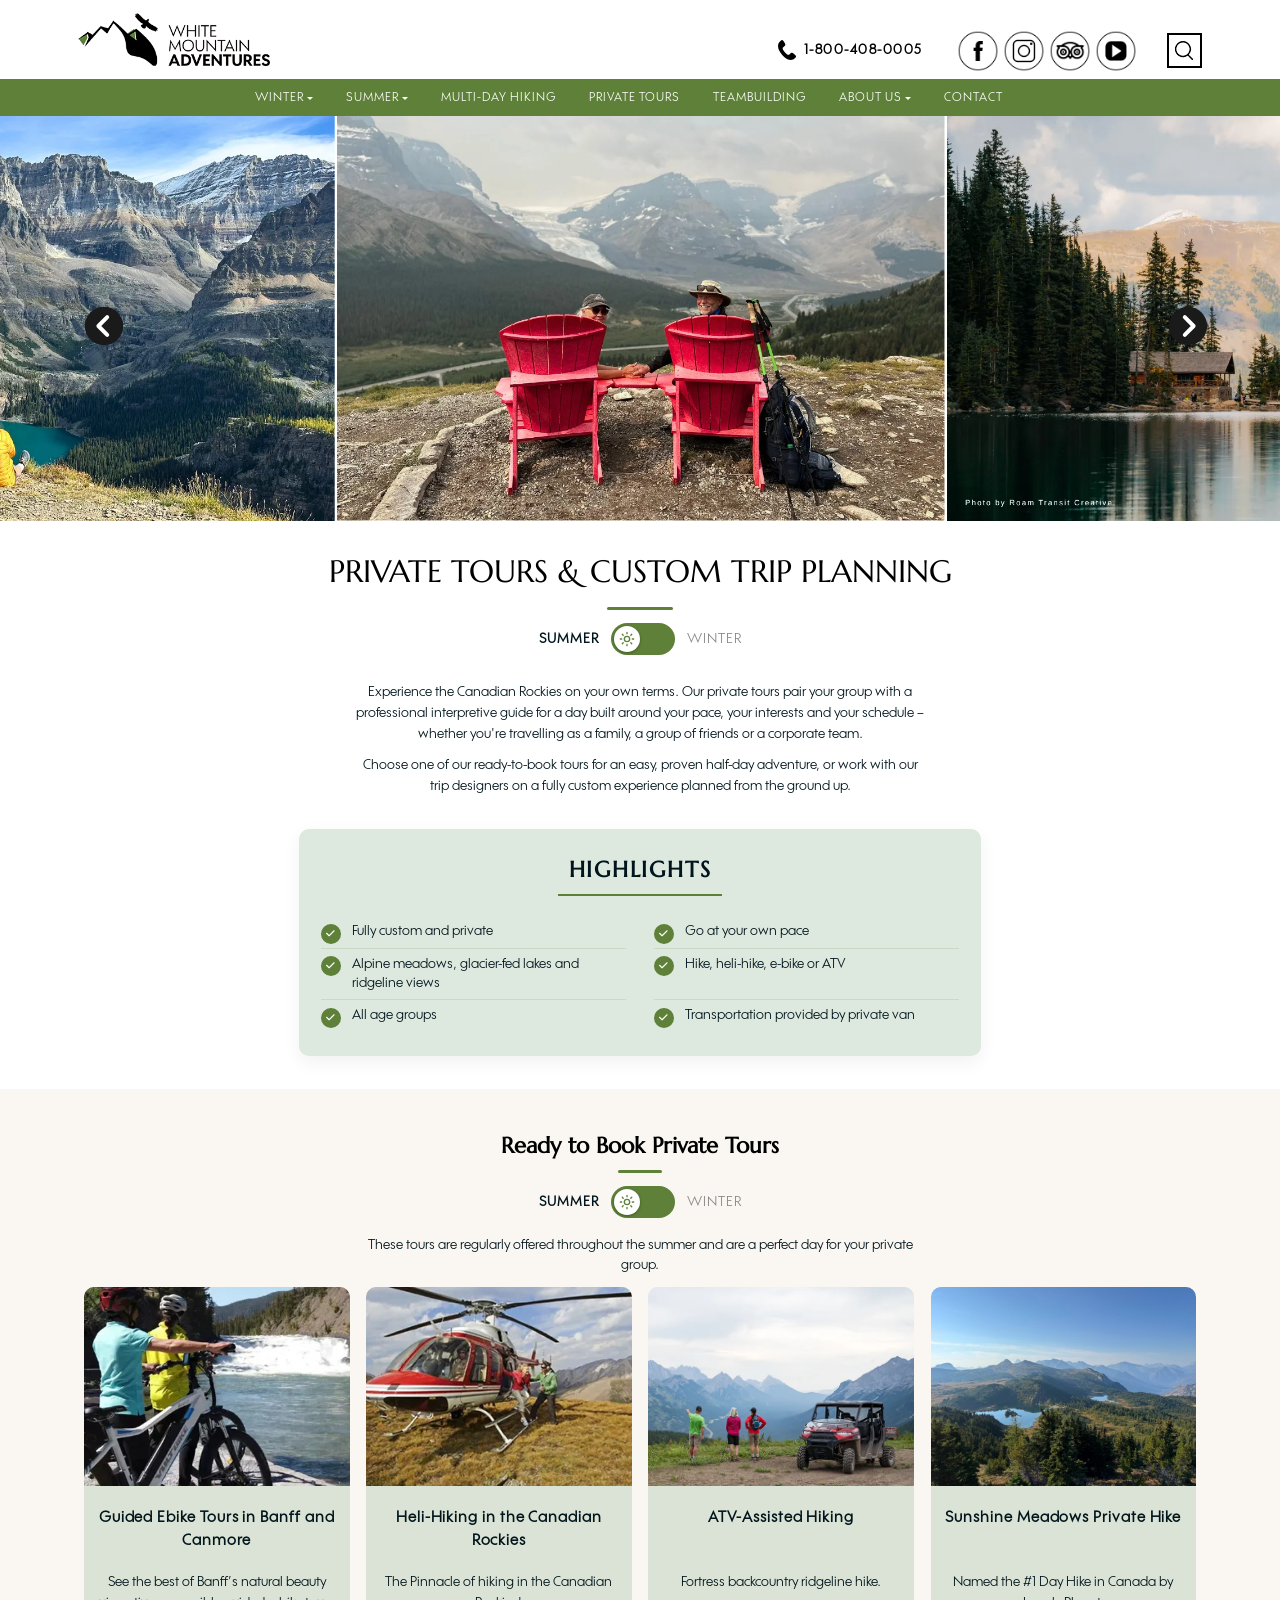
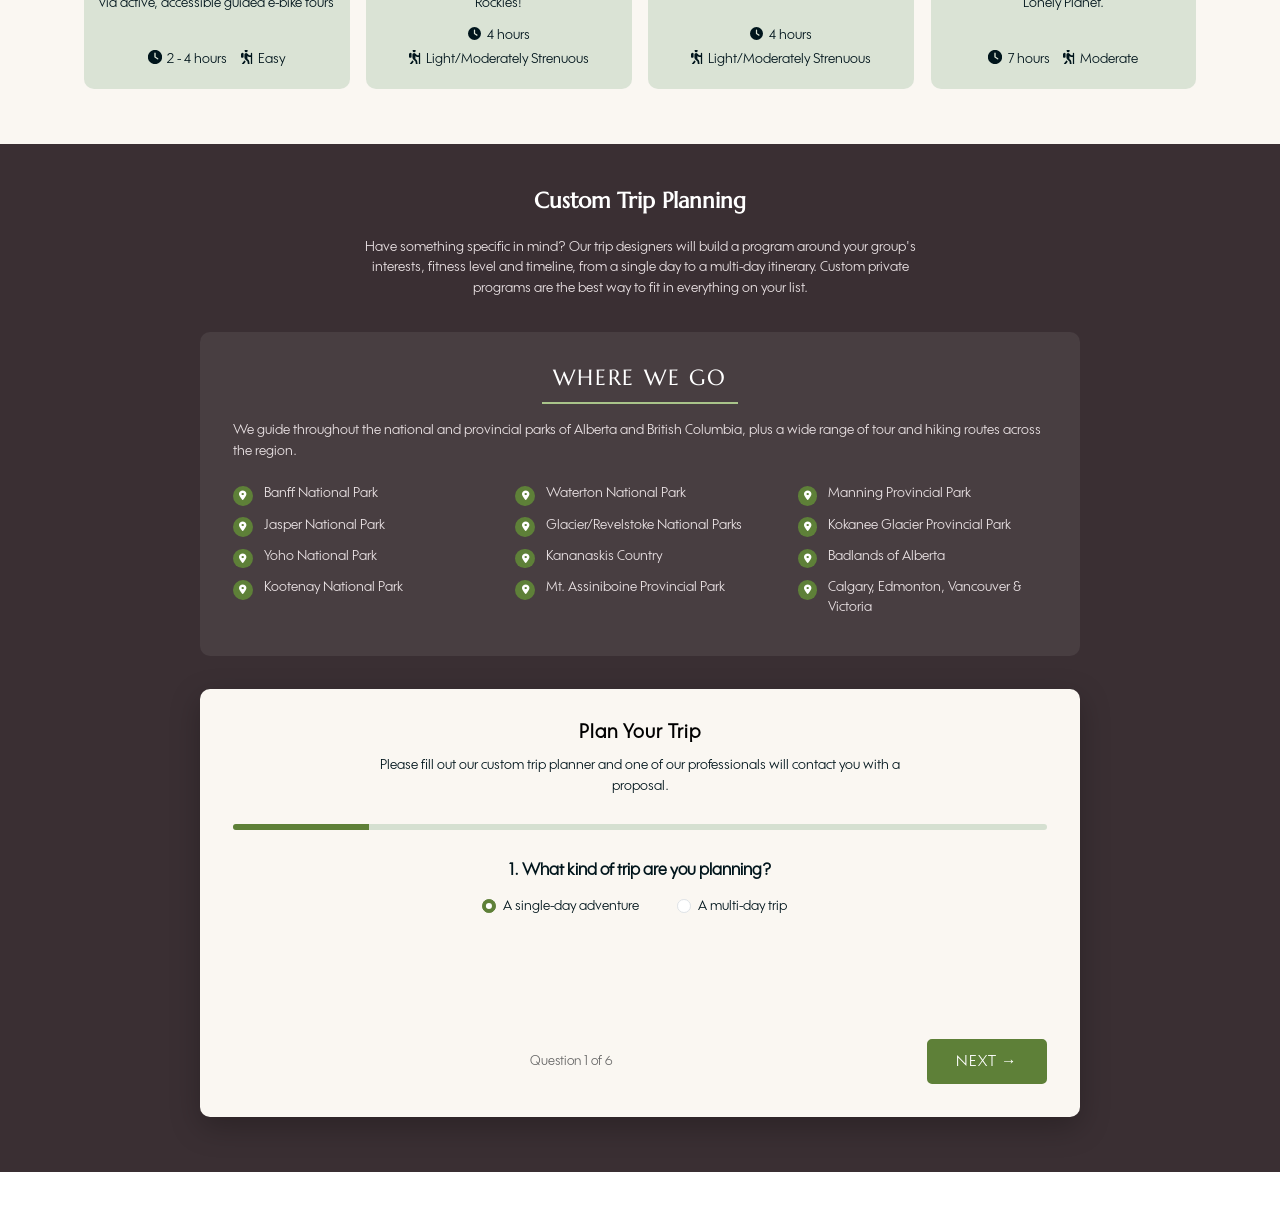
<file: web/index-centered.html>
<!DOCTYPE html>
<html lang="en" dir="ltr" prefix="og: https://ogp.me/ns#" class="h-100">
  <head>
  
  <meta name="google-site-verification" content="TYt2T40EVlU_86mBqnBRBLMpddluNPiCYj_VukK_M9A" />

       <!-- Google Tag Manager -->
<script>(function(w,d,s,l,i){w[l]=w[l]||[];w[l].push({'gtm.start':
new Date().getTime(),event:'gtm.js'});var f=d.getElementsByTagName(s)[0],
j=d.createElement(s),dl=l!='dataLayer'?'&l='+l:'';j.async=true;j.src=
'https://www.googletagmanager.com/gtm.js?id='+i+dl;f.parentNode.insertBefore(j,f);
})(window,document,'script','dataLayer','GTM-P9KBH4B');</script>
<!-- End Google Tag Manager -->

    <meta charset="utf-8" />
<meta name="description" content="White Mountain Adventures offers custom and private tours in Banff and the Canadian Rockies. Enjoy tailored hiking, sightseeing, e-bike and heli-hiking experiences." />
<link rel="canonical" href="custom-private-tours-banff.html" />
<link rel="image_src" href="https://www.whitemountainadventures.com/sites/www.whitemountainadventures.com/files/styles/top_images_carousel/public/Lake%20O%27hara%20on%20a%20cliff%20view.png.webp" />
<meta property="og:title" content="Custom and Private Tours Banff | Tailored Rockies Experiences" />
<meta property="og:description" content="White Mountain Adventures offers custom and private tours in Banff and the Canadian Rockies. Enjoy tailored hiking, sightseeing, e-bike and heli-hiking experiences." />
<meta property="og:image:url" content="https://www.whitemountainadventures.com/sites/www.whitemountainadventures.com/files/styles/top_images_carousel/public/Lake%20O%27hara%20on%20a%20cliff%20view.png.webp" />
<meta name="Generator" content="Drupal 10 (https://www.drupal.org)" />
<meta name="MobileOptimized" content="width" />
<meta name="HandheldFriendly" content="true" />
<meta name="viewport" content="width=device-width, initial-scale=1.0" />
<link rel="icon" href="sites/www.whitemountainadventures.com/files/favicon_1.png" type="image/png" />

    <title>Custom and Private Tours Banff | Tailored Rockies Experiences</title>
    <link rel="stylesheet" media="all" href="core/themes/stable9/css/system/components/align.module.css%3Ftoescm.css" />
<link rel="stylesheet" media="all" href="core/themes/stable9/css/system/components/fieldgroup.module.css%3Ftoescm.css" />
<link rel="stylesheet" media="all" href="core/themes/stable9/css/system/components/container-inline.module.css%3Ftoescm.css" />
<link rel="stylesheet" media="all" href="core/themes/stable9/css/system/components/clearfix.module.css%3Ftoescm.css" />
<link rel="stylesheet" media="all" href="core/themes/stable9/css/system/components/details.module.css%3Ftoescm.css" />
<link rel="stylesheet" media="all" href="core/themes/stable9/css/system/components/hidden.module.css%3Ftoescm.css" />
<link rel="stylesheet" media="all" href="core/themes/stable9/css/system/components/item-list.module.css%3Ftoescm.css" />
<link rel="stylesheet" media="all" href="core/themes/stable9/css/system/components/js.module.css%3Ftoescm.css" />
<link rel="stylesheet" media="all" href="core/themes/stable9/css/system/components/nowrap.module.css%3Ftoescm.css" />
<link rel="stylesheet" media="all" href="core/themes/stable9/css/system/components/position-container.module.css%3Ftoescm.css" />
<link rel="stylesheet" media="all" href="core/themes/stable9/css/system/components/reset-appearance.module.css%3Ftoescm.css" />
<link rel="stylesheet" media="all" href="core/themes/stable9/css/system/components/resize.module.css%3Ftoescm.css" />
<link rel="stylesheet" media="all" href="core/themes/stable9/css/system/components/system-status-counter.css%3Ftoescm.css" />
<link rel="stylesheet" media="all" href="core/themes/stable9/css/system/components/system-status-report-counters.css%3Ftoescm.css" />
<link rel="stylesheet" media="all" href="core/themes/stable9/css/system/components/system-status-report-general-info.css%3Ftoescm.css" />
<link rel="stylesheet" media="all" href="core/themes/stable9/css/system/components/tablesort.module.css%3Ftoescm.css" />
<link rel="stylesheet" media="all" href="modules/contrib/field_group/formatters/tabs/horizontal-tabs.css%3Ftoescm.css" />
<link rel="stylesheet" media="all" href="core/themes/stable9/css/views/views.module.css%3Ftoescm.css" />
<link rel="stylesheet" media="all" href="modules/contrib/footermap/css/footermap.css%3Ftoescm.css" />
<link rel="stylesheet" media="all" href="libraries/tiny-slider/dist/tiny-slider.css%3Ftoescm.css" />
<link rel="stylesheet" media="all" href="modules/contrib/tiny_slider/css/tiny_slider.css%3Ftoescm.css" />
<link rel="stylesheet" media="all" href="core/themes/stable9/css/core/assets/vendor/normalize-css/normalize.css%3Ftoescm.css" />
<link rel="stylesheet" media="all" href="themes/contrib/bootstrap5/css/components/action-links.css%3Ftoescm.css" />
<link rel="stylesheet" media="all" href="themes/contrib/bootstrap5/css/components/breadcrumb.css%3Ftoescm.css" />
<link rel="stylesheet" media="all" href="themes/contrib/bootstrap5/css/components/container-inline.css%3Ftoescm.css" />
<link rel="stylesheet" media="all" href="themes/contrib/bootstrap5/css/components/details.css%3Ftoescm.css" />
<link rel="stylesheet" media="all" href="themes/contrib/bootstrap5/css/components/exposed-filters.css%3Ftoescm.css" />
<link rel="stylesheet" media="all" href="themes/contrib/bootstrap5/css/components/field.css%3Ftoescm.css" />
<link rel="stylesheet" media="all" href="themes/contrib/bootstrap5/css/components/form.css%3Ftoescm.css" />
<link rel="stylesheet" media="all" href="themes/contrib/bootstrap5/css/components/icons.css%3Ftoescm.css" />
<link rel="stylesheet" media="all" href="themes/contrib/bootstrap5/css/components/inline-form.css%3Ftoescm.css" />
<link rel="stylesheet" media="all" href="themes/contrib/bootstrap5/css/components/item-list.css%3Ftoescm.css" />
<link rel="stylesheet" media="all" href="themes/contrib/bootstrap5/css/components/links.css%3Ftoescm.css" />
<link rel="stylesheet" media="all" href="themes/contrib/bootstrap5/css/components/menu.css%3Ftoescm.css" />
<link rel="stylesheet" media="all" href="themes/contrib/bootstrap5/css/components/more-link.css%3Ftoescm.css" />
<link rel="stylesheet" media="all" href="themes/contrib/bootstrap5/css/components/pager.css%3Ftoescm.css" />
<link rel="stylesheet" media="all" href="themes/contrib/bootstrap5/css/components/tabledrag.css%3Ftoescm.css" />
<link rel="stylesheet" media="all" href="themes/contrib/bootstrap5/css/components/tableselect.css%3Ftoescm.css" />
<link rel="stylesheet" media="all" href="themes/contrib/bootstrap5/css/components/tablesort.css%3Ftoescm.css" />
<link rel="stylesheet" media="all" href="themes/contrib/bootstrap5/css/components/textarea.css%3Ftoescm.css" />
<link rel="stylesheet" media="all" href="themes/contrib/bootstrap5/css/components/ui-dialog.css%3Ftoescm.css" />
<link rel="stylesheet" media="all" href="themes/contrib/bootstrap5/css/components/messages.css%3Ftoescm.css" />
<link rel="stylesheet" media="all" href="themes/contrib/bootstrap5/css/components/node.css%3Ftoescm.css" />
<link rel="stylesheet" media="all" href="sites/www.whitemountainadventures.com/themes/b5subtheme/css/style.css%3Ftoescm.css" />

    
  <link rel="stylesheet" href="https://cdnjs.cloudflare.com/ajax/libs/font-awesome/6.5.2/css/all.min.css">
<link rel="stylesheet" href="custom/season.css">
<link rel="stylesheet" href="custom/centered.css?v=2">
</head>
  <body class="node-285 path-node page-node-type-private   d-flex flex-column h-100">

       <!-- Google Tag Manager (noscript) -->
<noscript><iframe src="https://www.googletagmanager.com/ns.html?id=GTM-P9KBH4B"
height="0" width="0" style="display:none;visibility:hidden"></iframe></noscript>
<!-- End Google Tag Manager (noscript) -->


        <div class="visually-hidden-focusable skip-link p-3 container">
      <a href="custom-private-tours-banff.html#main-content" class="p-2">
        Skip to main content
      </a>
    </div>
    
      <div class="dialog-off-canvas-main-canvas d-flex flex-column h-100" data-off-canvas-main-canvas>
    

<header role="banner">
  

    <nav class="navbar navbar-expand-lg   ">
    <div class="container d-flex align-items-center">
        <div class="region region-nav-branding">
    <div id="block-b5subtheme-branding" class="block block-system block-system-branding-block">
  
    
  <div class="navbar-brand d-flex align-items-center">

    <a href="https://www.whitemountainadventures.com/" title="Home" rel="home" class="site-logo d-block">
    <img src="sites/www.whitemountainadventures.com/files/logo_black_0.png" alt="Home" fetchpriority="high" />
  </a>
  
  <div>
    
      </div>
</div>
</div>

  </div>

            <div class="nav-phone">
        <a class="phone" href="tel:1-800-408-0005">1-800-408-0005</a>

        <span class="icons ">
          <a href="https://www.facebook.com/WhiteMountainAdventures " target="_blank"><img alt="facebook" src="files/page_images/icons/facebook.png"></a><a href="https://instagram.com/whitemountainadventuresbanff/" target="_blank"><img alt="instagram" src="files/page_images/icons/instagram.png%3F11"></a><a href="http://www.tripadvisor.ca/Attraction_Review-g154911-d1034744-Reviews-White_Mountain_Adventures-Banff_Banff_National_Park_Alberta.html" target="_blank"><img alt="Trip Advisor" src="files/page_images/icons/tripadvisor.png"></a><a href="https://www.youtube.com/channel/UCZ5k74igQhrXb3wD6DpFpxw" target="_blank"><img alt="Youtube" src="files/page_images/icons/youtube.png"></a>
        </span>
        <a class="search" href="https://www.whitemountainadventures.com/search/node">Search</a>
      </div>

              <button class="navbar-toggler collapsed" type="button" data-bs-toggle="collapse"
                data-bs-target="#navbarSupportedContent" aria-controls="navbarSupportedContent"
                aria-expanded="false" aria-label="Toggle navigation">
          <span class="navbar-toggler-icon"></span>
        </button>

 
          </div>
        <div class="collapse navbar-collapse  " id="navbarSupportedContent"> 
            <div class="region region-nav-main">
    <nav role="navigation" aria-labelledby="block-b5subtheme-main-navigation-menu" id="block-b5subtheme-main-navigation" class="block block-menu navigation menu--main">
            
  <h5 class="visually-hidden" id="block-b5subtheme-main-navigation-menu">Main navigation</h5>
  

        
            <ul data-block="nav_main" class="navbar-nav justify-content-end flex-wrap nav-level-0">
                    <li class="nav-item">
          <a href="tel:1-800-408-0005" class="phone-mobile nav-link">1-800-408-0005</a>
      </li>

                    <li class="nav-item dropdown">
          <span class="nav-link dropdown-toggle" role="button" data-bs-toggle="dropdown" aria-expanded="false" title="Expand menu Winter">Winter</span>
                  <ul data-block="nav_main" class="dropdown-menu nav-level-1">
                    <li class="nav-item">
          <a href="#" data-disabled-link class="dropdown-item" data-drupal-link-system-path="node/2">Icewalks in Banff</a>
      </li>

                    <li class="nav-item">
          <a href="#" data-disabled-link class="dropdown-item" data-drupal-link-system-path="node/33">Lake Louise Winterland Tour</a>
      </li>

                    <li class="nav-item">
          <a href="#" data-disabled-link class="dropdown-item" data-drupal-link-system-path="node/7">Snowshoeing Adventures</a>
      </li>

                    <li class="nav-item">
          <a href="#" data-disabled-link class="dropdown-item" data-drupal-link-system-path="node/305">Winter Rental Gear</a>
      </li>

        </ul>
  
      </li>

                    <li class="nav-item dropdown">
          <span class="nav-link dropdown-toggle" role="button" data-bs-toggle="dropdown" aria-expanded="false" title="Expand menu Summer">Summer</span>
                  <ul data-block="nav_main" class="dropdown-menu nav-level-1">
                    <li class="nav-item">
          <a href="#" data-disabled-link class="dropdown-item" data-drupal-link-system-path="node/3">Daily Guided Hikes</a>
      </li>

                    <li class="nav-item">
          <a href="#" data-disabled-link class="dropdown-item" data-drupal-link-system-path="node/4">Guided e-Bike Tours</a>
      </li>

                    <li class="nav-item">
          <a href="#" data-disabled-link class="dropdown-item" data-drupal-link-system-path="node/29">Heli-Hiking</a>
      </li>

                    <li class="nav-item">
          <a href="#" data-disabled-link class="dropdown-item" data-drupal-link-system-path="node/30">ATV Hiking</a>
      </li>

        </ul>
  
      </li>

                    <li class="nav-item">
          <a href="#" data-disabled-link class="nav-link" data-drupal-link-system-path="node/5">Multi-Day Hiking</a>
      </li>

                    <li class="nav-item">
          <a href="#" data-disabled-link class="nav-link active is-active" data-drupal-link-system-path="node/285" aria-current="page">Private Tours</a>
      </li>

                    <li class="nav-item">
          <a href="#" data-disabled-link class="nav-link" data-drupal-link-system-path="node/35">Teambuilding</a>
      </li>

                    <li class="nav-item dropdown">
          <span class="nav-link dropdown-toggle" role="button" data-bs-toggle="dropdown" aria-expanded="false" title="Expand menu About Us">About Us</span>
                  <ul data-block="nav_main" class="dropdown-menu nav-level-1">
                    <li class="nav-item">
          <a href="#" data-disabled-link class="dropdown-item" data-drupal-link-system-path="node/12">Our Story</a>
      </li>

                    <li class="nav-item">
          <a href="#" data-disabled-link class="dropdown-item" data-drupal-link-system-path="node/13">Our Guides</a>
      </li>

                    <li class="nav-item">
          <a href="#" data-disabled-link class="dropdown-item" data-drupal-link-system-path="node/14">Work With Us</a>
      </li>

                    <li class="nav-item">
          <a href="#" data-disabled-link class="dropdown-item" data-drupal-link-system-path="blog">Follow our Blog!</a>
      </li>

        </ul>
  
      </li>

                    <li class="only-footer nav-item">
          <a href="#" data-disabled-link class="nav-link" data-drupal-link-system-path="node/311">Privacy Policy</a>
      </li>

                    <li class="nav-item">
          <a href="#" data-disabled-link class="nav-link" data-drupal-link-system-path="node/11">Contact</a>
      </li>

        </ul>
  



  </nav>

  </div>

          
    </div>
  </nav>
  
</header>

<main role="main">
  <a id="main-content" tabindex="-1"></a>
  
  
  

  <div class="container">
        <div class="row g-0">
            <div class="order-1 order-lg-2 col-12">
          <div class="region region-content">
    <div data-drupal-messages-fallback class="hidden"></div>
<div class="season-carousel">
<div class="summer-carousel"><div class="views-element-container block block-views block-views-blocktop-images-carousel-block-1" id="block-b5subtheme-views-block-top-images-carousel-block-1">
  
    
      <div data-block="content"><div class="view view-top-images-carousel view-id-top_images_carousel view-display-id-block_1 js-view-dom-id-c2d8603ac3102c6332cfa6f2ab9ebb3ea7ea2a3aeb94b8659232cf52a6a85bd4">
  
    
      
   
      <div class="view-content row justify-content-center">
      <div data-settings="{&quot;autoWidth&quot;:true,&quot;center&quot;:true,&quot;items&quot;:1,&quot;responsive&quot;:{&quot;991&quot;:{&quot;items&quot;:&quot;6&quot;}},&quot;viewportMax&quot;:&quot;100vw&quot;,&quot;nav&quot;:false,&quot;autoplay&quot;:false,&quot;autoplayTimeout&quot;:4000,&quot;autoplayButtonOutput&quot;:false}" class="tiny-slider-wrapper tiny-slider">
  
      <div><div class="views-field views-field-field-top-images"><div class="field-content">  <img loading="eager" src="sites/www.whitemountainadventures.com/files/styles/top_images_carousel/public/Iconic%20red%20chairs.png.webp%3Fitok=tXXMOAi5" width="1080" height="720" alt="Couple sitting on iconic red chairs at Banff viewpoint, smiling and enjoying the mountain scenery during a private tour in Banff National Park" class="img-fluid image-style-top-images-carousel" />


</div></div></div>
      <div><div class="views-field views-field-field-top-images"><div class="field-content">  <img loading="eager" src="sites/www.whitemountainadventures.com/files/styles/top_images_carousel/public/Photo%20by%20Roam%20Transit%20from%20Banff%20Lake%20Louise%20Tourism.png.webp%3Fitok=lmyNSYfB" width="1280" height="720" alt="Alpine lake Agnes with calm water reflecting trees and pink mountain peaks from morning sun, Canadian Rockies" class="img-fluid image-style-top-images-carousel" />


</div></div></div>
      <div><div class="views-field views-field-field-top-images"><div class="field-content">  <img loading="eager" src="sites/www.whitemountainadventures.com/files/styles/top_images_carousel/public/Lake%20O'hara%20on%20a%20cliff%20view.png.webp%3Fitok=nnHK3KQ8" width="1080" height="720" alt="Hiker standing on cliff edge overlooking turquoise alpine Lake O’Hara with surrounding mountain range in summer, Yoho National Park" class="img-fluid image-style-top-images-carousel" />


</div></div></div>
      <div><div class="views-field views-field-field-top-images"><div class="field-content">  <img loading="eager" src="sites/www.whitemountainadventures.com/files/styles/top_images_carousel/public/resized%20image%20of%20prvate%20group.png.webp%3Fitok=vEgTBVqR" width="1080" height="720" alt="Happy group of hikers taking a break in the rain with mountains in the background during a private tour in the Canadian Rockies" class="img-fluid image-style-top-images-carousel" />


</div></div></div>
      <div><div class="views-field views-field-field-top-images"><div class="field-content">  <img loading="eager" src="sites/www.whitemountainadventures.com/files/styles/top_images_carousel/public/Photo%20by%20Josh%20Segeleski%20%20from%20Banff%20Lake%20Louise%20Tourism%20(1).png.webp%3Fitok=LtawMdaG" width="1280" height="720" alt="A hiking guide shows a group of people around Sunshine Meadows - a protected area that straddles the boundary of Banff National Park and British Colombia." class="img-fluid image-style-top-images-carousel" />


</div></div></div>
      <div><div class="views-field views-field-field-top-images"><div class="field-content">  <img loading="eager" src="sites/www.whitemountainadventures.com/files/styles/top_images_carousel/public/Two%20people%20smiling%20at%20a%20snowy%20mountain.png.webp%3Fitok=NWkoc2mK" width="1080" height="720" alt="Selfie of two happy hikers on a spring trail with snow patches and mountains in the background in Banff National Park" class="img-fluid image-style-top-images-carousel" />


</div></div></div>
      <div><div class="views-field views-field-field-top-images"><div class="field-content">  <img loading="eager" src="sites/www.whitemountainadventures.com/files/styles/top_images_carousel/public/Photo%20by%20Robert%20Massey%20and%20Banff%20Lake%20Louise%20Tourism%20(1).png.webp%3Fitok=XpRl5t85" width="1280" height="720" alt="The Ink Pots area on a beautiful blue sky day in Banff National Park." class="img-fluid image-style-top-images-carousel" />


</div></div></div>
      <div><div class="views-field views-field-field-top-images"><div class="field-content">  <img loading="eager" src="sites/www.whitemountainadventures.com/files/styles/top_images_carousel/public/Scott%20on%20a%20ridge%20somewhere.png.webp%3Fitok=hqPlpJHF" width="1080" height="720" alt="Person hiking along mountain ridge with expansive mountain ranges stretching into the distance in Banff National Park" class="img-fluid image-style-top-images-carousel" />


</div></div></div>
      <div><div class="views-field views-field-field-top-images"><div class="field-content">  <img loading="eager" src="sites/www.whitemountainadventures.com/files/styles/top_images_carousel/public/Photo%20by%20Robert%20Massey%20and%20Banff%20Lake%20Louise%20Tourism.png.webp%3Fitok=lr1nB6wx" width="1280" height="720" alt="Healy Pass in larch season" class="img-fluid image-style-top-images-carousel" />


</div></div></div>
      <div><div class="views-field views-field-field-top-images"><div class="field-content">  <img loading="eager" src="sites/www.whitemountainadventures.com/files/styles/top_images_carousel/public/group%20hiking%20up%20a%20hill%20somewhere.png.webp%3Fitok=-9GtxwTK" width="1080" height="720" alt="Private group of hikers climbing mountain trail with misty peaks in the background in Banff National Park, Canadian Rockies" class="img-fluid image-style-top-images-carousel" />


</div></div></div>
      <div><div class="views-field views-field-field-top-images"><div class="field-content">  <img loading="eager" src="sites/www.whitemountainadventures.com/files/styles/top_images_carousel/public/Lake%20O'hara%203%20people%20sitting%20at%20viewpoint.png.webp%3Fitok=zf52U5H2" width="1280" height="720" alt="Scenic viewpoint at Lake O’Hara with three hikers sitting on cliff and alpine mountains in the background, Canadian Rockies" class="img-fluid image-style-top-images-carousel" />


</div></div></div>
  
</div>

    </div>
  
          </div>
</div>

  </div></div>
<div class="winter-carousel" aria-hidden="true"><div class="views-element-container block block-views block-views-blocktop-images-carousel-block-1" id="block-winter-carousel">
  
    
      <div data-block="content"><div class="view view-top-images-carousel view-id-top_images_carousel view-display-id-block_1 js-view-dom-id-winter">
  
    
      
   
      <div class="view-content row justify-content-center">
      <div data-settings="{&quot;autoWidth&quot;:true,&quot;center&quot;:true,&quot;items&quot;:1,&quot;responsive&quot;:{&quot;991&quot;:{&quot;items&quot;:&quot;6&quot;}},&quot;viewportMax&quot;:&quot;100vw&quot;,&quot;nav&quot;:false,&quot;autoplay&quot;:false,&quot;autoplayTimeout&quot;:4000,&quot;autoplayButtonOutput&quot;:false}" class="tiny-slider-wrapper tiny-slider">
  
      <div><div class="views-field views-field-field-top-images"><div class="field-content">  <img loading="eager" src="images/winter/01.jpg" width="960" height="640" alt="" class="image-style-top-images-carousel" />


</div></div></div>
<div><div class="views-field views-field-field-top-images"><div class="field-content">  <img loading="eager" src="images/winter/02.jpg" width="960" height="640" alt="" class="image-style-top-images-carousel" />


</div></div></div>
<div><div class="views-field views-field-field-top-images"><div class="field-content">  <img loading="eager" src="images/winter/03.jpg" width="960" height="640" alt="" class="image-style-top-images-carousel" />


</div></div></div>
<div><div class="views-field views-field-field-top-images"><div class="field-content">  <img loading="eager" src="images/winter/04.jpg" width="960" height="640" alt="" class="image-style-top-images-carousel" />


</div></div></div>
      
      
      
      
      
      
      
      
      
      
  
</div>

    </div>
  
          </div>
</div>

  </div></div>
</div>
<div id="block-b5subtheme-content" class="block block-system block-system-main-block">
  
    
      
<article class="node node--type-private node--promoted node--view-mode-full">

  
    

  
  <div class="node__content">
    
<div  class="top">
      
            <div class="field field--name-title field--type-string field--label-hidden field__item"><h1>Private Tours &amp; Custom Trip Planning</h1></div>
      
            <div class="season">
  <span class="lb on" data-season="summer">Summer</span>
  <button class="switch" type="button" role="switch" aria-checked="false" aria-label="Toggle summer / winter"><span class="knob">
    <svg class="ico-sun" viewBox="0 0 24 24" fill="none" stroke-width="2" stroke-linecap="round"><circle cx="12" cy="12" r="4"/><path d="M12 2v2M12 20v2M2 12h2M20 12h2M4.9 4.9l1.4 1.4M17.7 17.7l1.4 1.4M4.9 19.1l1.4-1.4M17.7 6.3l1.4-1.4"/></svg>
    <svg class="ico-snow" viewBox="0 0 24 24" fill="none" stroke-width="2" stroke-linecap="round"><path d="M12 2v20M3.3 7l17.4 10M3.3 17L20.7 7M9 4l3 2 3-2M9 20l3-2 3 2"/></svg>
  </span></button>
  <span class="lb" data-season="winter">Winter</span>
</div>
      
  </div>
<div class="private-body">
<div  class="grid">
<div  class="col1">
  <p class="intro">Experience the Canadian Rockies on your own terms. Our private tours pair your group with a professional interpretive guide for a day built around your pace, your interests and your schedule &ndash; whether you're travelling as a family, a group of friends or a corporate team.</p>
  <p class="intro">Choose one of our ready-to-book tours for an easy, proven half-day adventure, or work with our trip designers on a fully custom experience planned from the ground up.</p>
</div>
<div  class="col2">
  <div class="clearfix text-formatted field field--name-field-highlights field--type-text-long field--label-above">
    <div class="field__label">Highlights</div>
    <div class="field__item swap">
      <div class="summer-only"><ul>
<li>Fully custom and private</li>
<li>Go at your own pace</li>
<li>Alpine meadows, glacier-fed lakes and ridgeline views</li>
<li>Hike, heli-hike, e-bike or ATV</li>
<li>All age groups</li>
<li>Transportation provided by private van</li>
</ul></div>
      <div class="winter-only"><ul>
<li>Fully custom and private</li>
<li>Go at your own pace</li>
<li>Frozen waterfalls, snowy forests and frozen lakes</li>
<li>Icewalks, snowshoeing and winter sightseeing</li>
<li>All age groups</li>
<li>Transportation provided by private van</li>
</ul></div>
    </div>
  </div>
</div>
</div>
  <section class="ready-tours">
  <h2>Ready to Book Private Tours</h2>
  <div class="season season-2">
  <span class="lb on" data-season="summer">Summer</span>
  <button class="switch" type="button" role="switch" aria-checked="false" aria-label="Toggle summer / winter"><span class="knob">
    <svg class="ico-sun" viewBox="0 0 24 24" fill="none" stroke-width="2" stroke-linecap="round"><circle cx="12" cy="12" r="4"/><path d="M12 2v2M12 20v2M2 12h2M20 12h2M4.9 4.9l1.4 1.4M17.7 17.7l1.4 1.4M4.9 19.1l1.4-1.4M17.7 6.3l1.4-1.4"/></svg>
    <svg class="ico-snow" viewBox="0 0 24 24" fill="none" stroke-width="2" stroke-linecap="round"><path d="M12 2v20M3.3 7l17.4 10M3.3 17L20.7 7M9 4l3 2 3-2M9 20l3-2 3 2"/></svg>
  </span></button>
  <span class="lb" data-season="winter">Winter</span>
</div>
  <div class="swap">
  <p class="summer-only">These tours are regularly offered throughout the summer and are a perfect day for your private group.</p>
  <p class="winter-only">These tours are regularly offered throughout the winter and are a perfect day for your private group.</p>
  </div>
  <div class="swap">
  <div class="private-thumbs summer-cards summer-only">
    <div class="home-thumb"><a class="thumb-link" href="#">
      <div class="thumb-img"><img src="images/cards/ebike-tours-banff-canmore.webp" alt="Guided Ebike Tours in Banff and Canmore"></div>
      <div class="thumb-text">
        <div class="thumb-title">Guided Ebike Tours in Banff and Canmore</div>
        <p>See the best of Banff’s natural beauty via active, accessible guided e-bike tours</p>
        <p class="thumb-duration"><span class="thumb-time"><i class="fa-solid fa-clock" aria-hidden="true"></i> 2 - 4 hours</span><span class="thumb-diff"><i class="fa-solid fa-person-hiking" aria-hidden="true"></i> Easy</span></p>
      </div></a></div>
    <div class="home-thumb"><a class="thumb-link" href="#">
      <div class="thumb-img"><img src="images/cards/heli-hiking-canadian-rockies.webp" alt="Heli-Hiking in the Canadian Rockies"></div>
      <div class="thumb-text">
        <div class="thumb-title">Heli-Hiking in the Canadian Rockies</div>
        <p>The Pinnacle of hiking in the Canadian Rockies!</p>
        <p class="thumb-duration"><span class="thumb-time"><i class="fa-solid fa-clock" aria-hidden="true"></i> 4 hours</span><span class="thumb-diff"><i class="fa-solid fa-person-hiking" aria-hidden="true"></i> Light/Moderately Strenuous</span></p>
      </div></a></div>
    <div class="home-thumb"><a class="thumb-link" href="#">
      <div class="thumb-img"><img src="images/cards/atv-assisted-hiking.webp" alt="ATV-Assisted Hiking"></div>
      <div class="thumb-text">
        <div class="thumb-title">ATV-Assisted Hiking</div>
        <p>Fortress backcountry ridgeline hike.</p>
        <p class="thumb-duration"><span class="thumb-time"><i class="fa-solid fa-clock" aria-hidden="true"></i> 4 hours</span><span class="thumb-diff"><i class="fa-solid fa-person-hiking" aria-hidden="true"></i> Light/Moderately Strenuous</span></p>
      </div></a></div>
    <div class="home-thumb"><a class="thumb-link" href="#">
      <div class="thumb-img"><img src="images/cards/sunshine-meadows.jpg" alt="Sunshine Meadows Private Hike"></div>
      <div class="thumb-text">
        <div class="thumb-title">Sunshine Meadows Private Hike</div>
        <p>Named the #1 Day Hike in Canada by Lonely Planet.</p>
        <p class="thumb-duration"><span class="thumb-time"><i class="fa-solid fa-clock" aria-hidden="true"></i> 7 hours</span><span class="thumb-diff"><i class="fa-solid fa-person-hiking" aria-hidden="true"></i> Moderate</span></p>
      </div></a></div>
  </div>
  <div class="private-thumbs winter-cards winter-only">
    <div class="home-thumb"><a class="thumb-link" href="#">
      <div class="thumb-img"><img src="images/cards/twilight.jpg" alt="Banff Twilight Tour"></div>
      <div class="thumb-text">
        <div class="thumb-title">Banff Twilight Tour</div>
        <p>Evening tour through Banff as the peaks light up at dusk. Fridays and Saturdays.</p>
        <p class="thumb-duration"><span class="thumb-time"><i class="fa-solid fa-clock" aria-hidden="true"></i> 2.5 hours</span><span class="thumb-diff"><i class="fa-solid fa-person-hiking" aria-hidden="true"></i> Easy</span></p>
      </div></a></div>
    <div class="home-thumb"><a class="thumb-link" href="#">
      <div class="thumb-img"><img src="images/cards/grassi.jpg" alt="Grassi Lakes Winter Hike"></div>
      <div class="thumb-text">
        <div class="thumb-title">Grassi Lakes Winter Hike</div>
        <p>Frozen waterfalls and emerald lakes above Canmore</p>
        <p class="thumb-duration"><span class="thumb-time"><i class="fa-solid fa-clock" aria-hidden="true"></i> 3.5 hours</span><span class="thumb-diff"><i class="fa-solid fa-person-hiking" aria-hidden="true"></i> Moderate</span></p>
      </div></a></div>
    <div class="home-thumb"><a class="thumb-link" href="#">
      <div class="thumb-img"><img src="images/cards/ross-lake.jpg" alt="Ross Lake and Winter Forest Snowshoe"></div>
      <div class="thumb-text">
        <div class="thumb-title">Ross Lake and Winter Forest Snowshoe</div>
        <p>Quiet snowshoe through old-growth forest to a hidden lake</p>
        <p class="thumb-duration"><span class="thumb-time"><i class="fa-solid fa-clock" aria-hidden="true"></i> 4 hours</span><span class="thumb-diff"><i class="fa-solid fa-person-hiking" aria-hidden="true"></i> Light/Moderate</span></p>
      </div></a></div>
  </div>
  </div>
  </section>
  <section class="custom-planning">
  <h2>Custom Trip Planning</h2>
  <p class="intro">Have something specific in mind? Our trip designers will build a program around your group's interests, fitness level and timeline, from a single day to a multi-day itinerary. Custom private programs are the best way to fit in everything on your list.</p>
  <div class="where-box">
    <h3 class="where-title">Where We Go</h3>
    <p>We guide throughout the national and provincial parks of Alberta and British Columbia, plus a wide range of tour and hiking routes across the region.</p>
    <ul>
      <li>Banff National Park</li>
      <li>Jasper National Park</li>
      <li>Yoho National Park</li>
      <li>Kootenay National Park</li>
      <li>Waterton National Park</li>
      <li>Glacier/Revelstoke National Parks</li>
      <li>Kananaskis Country</li>
      <li>Mt. Assiniboine Provincial Park</li>
      <li>Manning Provincial Park</li>
      <li>Kokanee Glacier Provincial Park</li>
      <li>Badlands of Alberta</li>
      <li>Calgary, Edmonton, Vancouver &amp; Victoria</li>
    </ul>
  </div>
  <form class="trip-form" id="trip-form" novalidate>
    <h3>Plan Your Trip</h3>
    <p class="form-intro">Please fill out our custom trip planner and one of our professionals will contact you with a proposal.</p>
    <div class="step-progress"><span></span></div>

    <fieldset>
      <legend>1. What kind of trip are you planning?</legend>
      <div class="date-mode">
        <label class="form-check-inline"><input class="form-check-input" type="radio" name="trip_length" value="single" checked> A single-day adventure</label>
        <label class="form-check-inline"><input class="form-check-input" type="radio" name="trip_length" value="multi"> A multi-day trip</label>
      </div>
    </fieldset>

    <fieldset>
      <legend>2. When would you like to travel?</legend>
      <div class="date-mode">
        <label class="form-check-inline"><input class="form-check-input" type="radio" name="date_mode" value="exact" checked> I have exact dates</label>
        <label class="form-check-inline"><input class="form-check-input" type="radio" name="date_mode" value="flexible"> My dates are flexible</label>
      </div>
      <div class="date-panel" data-mode="exact">
        <div class="row g-3">
          <div class="col-sm-6"><label class="form-label" for="start_date"><span class="multi-only">Start date</span><span class="single-only">Date</span></label><input class="form-control" type="date" id="start_date" name="start_date"></div>
          <div class="col-sm-6 multi-only"><label class="form-label" for="end_date">End date</label><input class="form-control" type="date" id="end_date" name="end_date"></div>
        </div>
      </div>
      <div class="date-panel" data-mode="flexible" hidden>
        <div class="row g-3">
          <div class="col-sm-6 multi-only"><label class="form-label" for="num_days">Approximate number of days</label><input class="form-control" type="number" id="num_days" name="num_days" min="1" max="30" placeholder="e.g. 5"></div>
          <div class="col-sm-6"><label class="form-label" for="month">Month you're interested in</label>
            <select class="form-select" id="month" name="month">
              <option value="">Select a month</option>
              <option>January</option><option>February</option><option>March</option><option>April</option><option>May</option><option>June</option>
              <option>July</option><option>August</option><option>September</option><option>October</option><option>November</option><option>December</option>
            </select></div>
        </div>
      </div>
    </fieldset>

    <fieldset>
      <legend>3. Approximately how many people are in your group?</legend>
      <div class="row g-3">
        <div class="col-sm-6"><label class="form-label" for="group_size">Number of people</label><input class="form-control" type="number" id="group_size" name="group_size" min="1" max="200" placeholder="e.g. 6"></div>
      </div>
    </fieldset>

    <fieldset>
      <legend>4. Where are you interested in visiting? <span class="hint">Select all that apply</span></legend>
      <div class="place-group">
        <h4>National Parks</h4>
        <label><input class="form-check-input" type="checkbox" name="places[]" value="Banff National Park"> Banff National Park</label>
        <label><input class="form-check-input" type="checkbox" name="places[]" value="Jasper National Park"> Jasper National Park</label>
        <label><input class="form-check-input" type="checkbox" name="places[]" value="Yoho National Park"> Yoho National Park</label>
        <label><input class="form-check-input" type="checkbox" name="places[]" value="Kootenay National Park"> Kootenay National Park</label>
        <label><input class="form-check-input" type="checkbox" name="places[]" value="Waterton National Park"> Waterton National Park</label>
        <label><input class="form-check-input" type="checkbox" name="places[]" value="Glacier/Revelstoke National Parks"> Glacier/Revelstoke National Parks</label>
      </div>
      <div class="place-group">
        <h4>Provincial Parks &amp; Areas</h4>
        <label><input class="form-check-input" type="checkbox" name="places[]" value="Kananaskis Country"> Kananaskis Country</label>
        <label><input class="form-check-input" type="checkbox" name="places[]" value="Mt. Assiniboine Provincial Park"> Mt. Assiniboine Provincial Park</label>
        <label><input class="form-check-input" type="checkbox" name="places[]" value="Manning Provincial Park"> Manning Provincial Park</label>
        <label><input class="form-check-input" type="checkbox" name="places[]" value="Kokanee Glacier Provincial Park"> Kokanee Glacier Provincial Park</label>
        <label><input class="form-check-input" type="checkbox" name="places[]" value="Badlands of Alberta"> Badlands of Alberta</label>
        <label><input class="form-check-input" type="checkbox" name="places[]" value="Southern Alberta &amp; BC routes"> Tour &amp; hiking routes across southern Alberta and BC</label>
      </div>
      <div class="place-group">
        <h4>Cities</h4>
        <label><input class="form-check-input" type="checkbox" name="places[]" value="Calgary"> Calgary</label>
        <label><input class="form-check-input" type="checkbox" name="places[]" value="Edmonton"> Edmonton</label>
        <label><input class="form-check-input" type="checkbox" name="places[]" value="Vancouver"> Vancouver</label>
        <label><input class="form-check-input" type="checkbox" name="places[]" value="Victoria"> Victoria</label>
      </div>
    </fieldset>

    <fieldset>
      <legend>5. What activities are you interested in? <span class="hint">Select all that apply</span></legend>
      <div class="place-group">
        <h4>Summer</h4>
        <label><input class="form-check-input" type="checkbox" name="activities[]" value="Guided day hiking"> Guided day hiking</label>
        <label><input class="form-check-input" type="checkbox" name="activities[]" value="Multi-day hiking trips"> Multi-day hiking trips</label>
        <label><input class="form-check-input" type="checkbox" name="activities[]" value="Heli-hiking"> Heli-hiking</label>
        <label><input class="form-check-input" type="checkbox" name="activities[]" value="ATV-assisted hiking"> ATV-assisted hiking</label>
        <label><input class="form-check-input" type="checkbox" name="activities[]" value="Guided e-bike tours"> Guided e-bike tours</label>
        <label><input class="form-check-input" type="checkbox" name="activities[]" value="eBike &amp; hike tours"> eBike &amp; hike tours</label>
        <label><input class="form-check-input" type="checkbox" name="activities[]" value="Backcountry hiking (Skoki, Lake O'Hara)"> Backcountry hiking (Skoki, Lake O'Hara)</label>
        <label><input class="form-check-input" type="checkbox" name="activities[]" value="Summer sightseeing"> Sightseeing</label>
        <label><input class="form-check-input" type="checkbox" name="activities[]" value="Summer easy walks"> Easy walks</label>
      </div>
      <div class="place-group">
        <h4>Winter</h4>
        <label><input class="form-check-input" type="checkbox" name="activities[]" value="Canyon icewalks (Johnston, Marble, Grotto)"> Canyon icewalks (Johnston, Marble, Grotto)</label>
        <label><input class="form-check-input" type="checkbox" name="activities[]" value="Snowshoeing"> Snowshoeing</label>
        <label><input class="form-check-input" type="checkbox" name="activities[]" value="Snowcat snowshoe charter"> Snowcat snowshoe charter</label>
        <label><input class="form-check-input" type="checkbox" name="activities[]" value="Lake Louise Winterland Tour"> Lake Louise Winterland Tour</label>
        <label><input class="form-check-input" type="checkbox" name="activities[]" value="Winter sightseeing"> Sightseeing</label>
        <label><input class="form-check-input" type="checkbox" name="activities[]" value="Winter easy walks"> Easy walks</label>
      </div>
      <div class="place-group">
        <h4>Year-round</h4>
        <label><input class="form-check-input" type="checkbox" name="activities[]" value="Private sightseeing by van/SUV"> Private sightseeing by van/SUV</label>
        <label><input class="form-check-input" type="checkbox" name="activities[]" value="Gondolas &amp; popular attractions"> Gondolas &amp; popular attractions</label>
        <label><input class="form-check-input" type="checkbox" name="activities[]" value="Culinary experiences"> Culinary experiences</label>
        <label><input class="form-check-input" type="checkbox" name="activities[]" value="Teambuilding activities"> Teambuilding activities</label>
      </div>
    </fieldset>

    <fieldset>
      <legend>6. Your details</legend>
      <div class="row g-3">
        <div class="col-md-4"><label class="form-label" for="name">Name</label><input class="form-control" type="text" id="name" name="name" autocomplete="name" required></div>
        <div class="col-md-4"><label class="form-label" for="email">Email</label><input class="form-control" type="email" id="email" name="email" autocomplete="email" required></div>
        <div class="col-md-4"><label class="form-label" for="phone">Phone</label><input class="form-control" type="tel" id="phone" name="phone" autocomplete="tel"></div>
        <div class="col-md-4"><label class="form-label" for="language">Preferred guide language</label>
          <select class="form-select" id="language" name="language">
            <option>English</option><option>French</option><option>German</option><option>Spanish</option>
          </select></div>
        <div class="col-12"><label class="form-label" for="questions">Questions or special requests</label><textarea class="form-control" id="questions" name="questions" rows="4" placeholder="Group size, ages, fitness level, accessibility needs, anything else we should know..."></textarea></div>
      </div>
    </fieldset>

    <div class="step-nav">
      <button class="btn btn-back" type="button" data-step="back">&larr; Back</button>
      <span class="step-count"></span>
      <button class="btn btn-primary" type="button" data-step="next">Next &rarr;</button>
      <button class="btn btn-primary" type="submit">Request a Proposal</button>
    </div>
    <p class="form-thanks" hidden>Thanks! Our trip designers will be in touch shortly.</p>
  </form>
  </section>

</div>
  </div>
</article>

  </div>

  </div>

      </div>
          </div>
  </div>

</main>



  </div>

    
    <script type="application/json" data-drupal-selector="drupal-settings-json">{"path":{"baseUrl":"\/","pathPrefix":"","currentPath":"node\/285","currentPathIsAdmin":false,"isFront":false,"currentLanguage":"en"},"pluralDelimiter":"\u0003","suppressDeprecationErrors":true,"field_group":{"html_element":{"mode":"default","context":"view","settings":{"classes":"top","show_empty_fields":false,"id":"","label_as_html":false,"element":"div","show_label":false,"label_element":"h3","label_element_classes":"","attributes":"","effect":"none","speed":"fast"}},"tabs":{"mode":"default","context":"view","settings":{"classes":"","show_empty_fields":false,"id":"","label_as_html":false,"direction":"horizontal","width_breakpoint":0}},"tab":{"mode":"default","context":"view","settings":{"classes":"","show_empty_fields":false,"id":"","label_as_html":false,"formatter":"closed","description":""}}},"user":{"uid":0,"permissionsHash":"cc319007458dd4050d0caed634b7def1fa32414fe3cb20444fb025fa2d701498"}}</script>
<script src="sites/www.whitemountainadventures.com/files/js/site.js"></script>

  <script src="custom/season.js?v=2"></script>
</body>
</html>
</file>
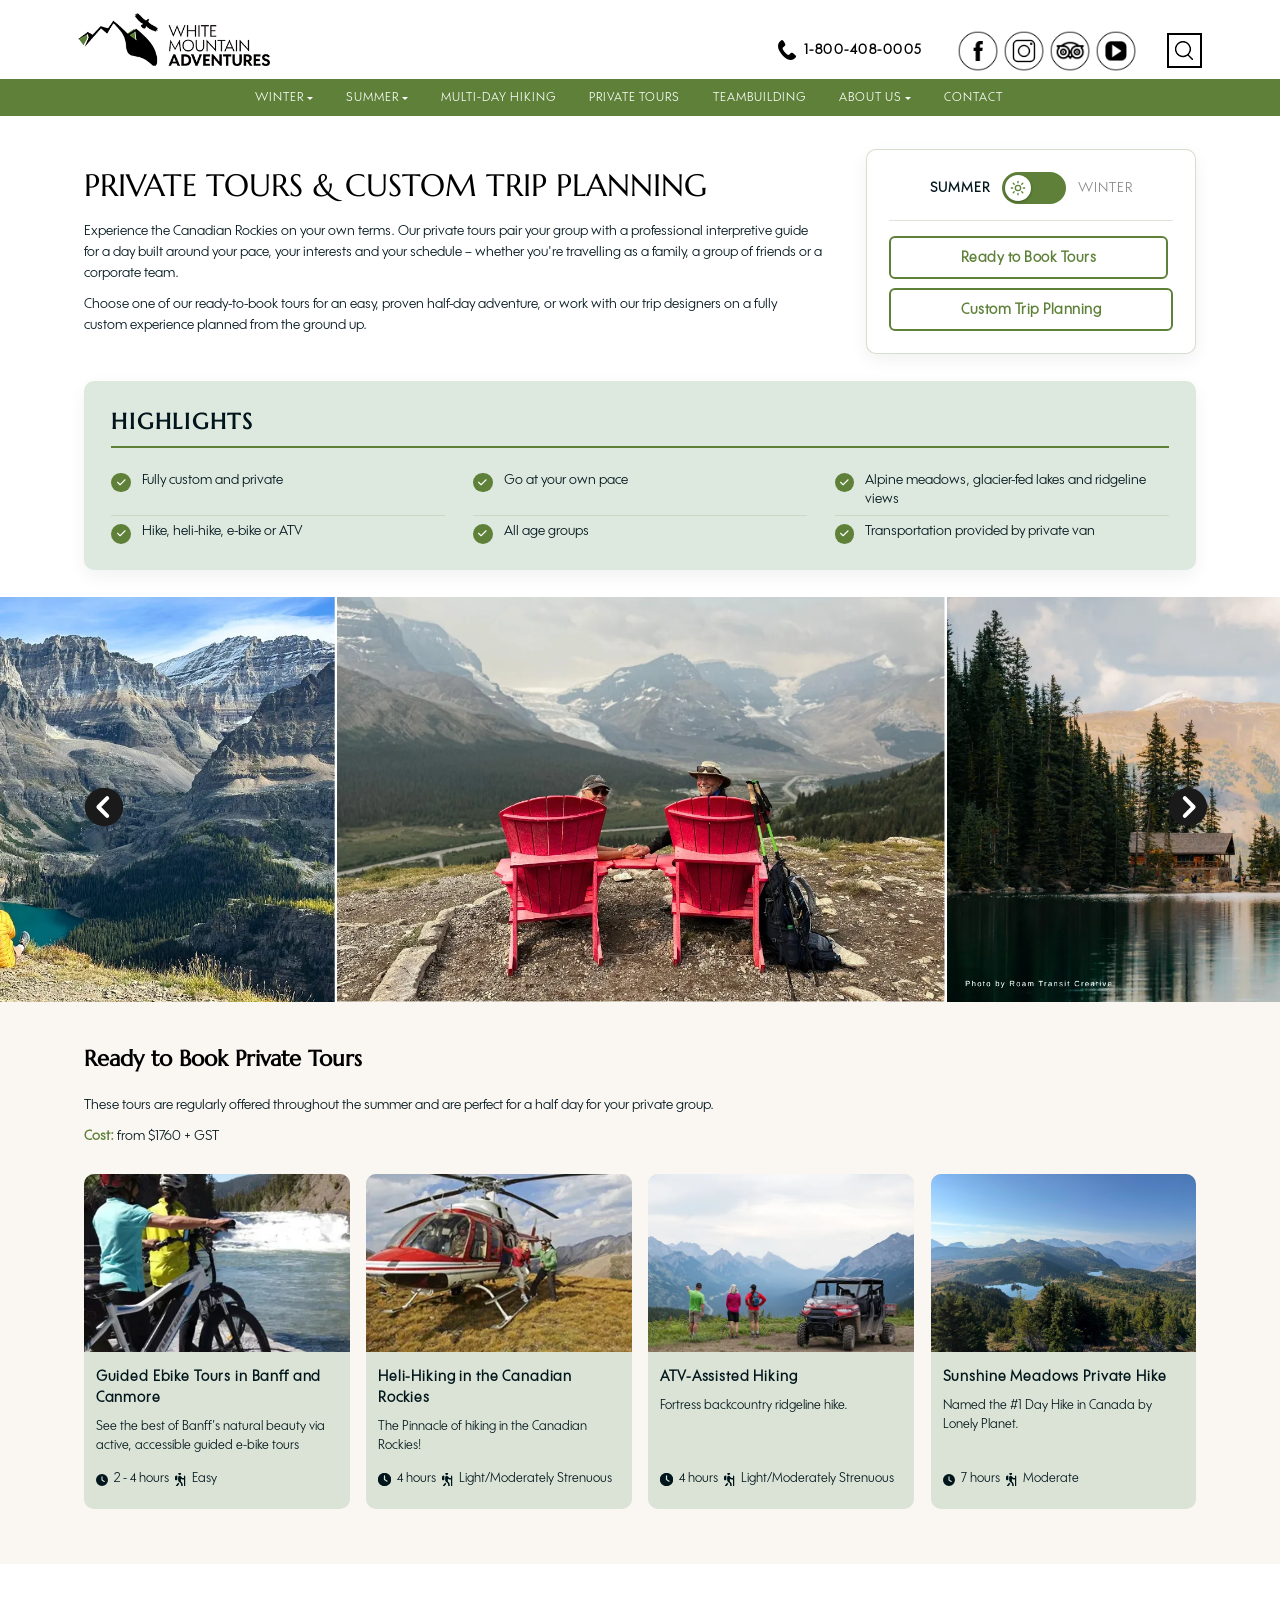
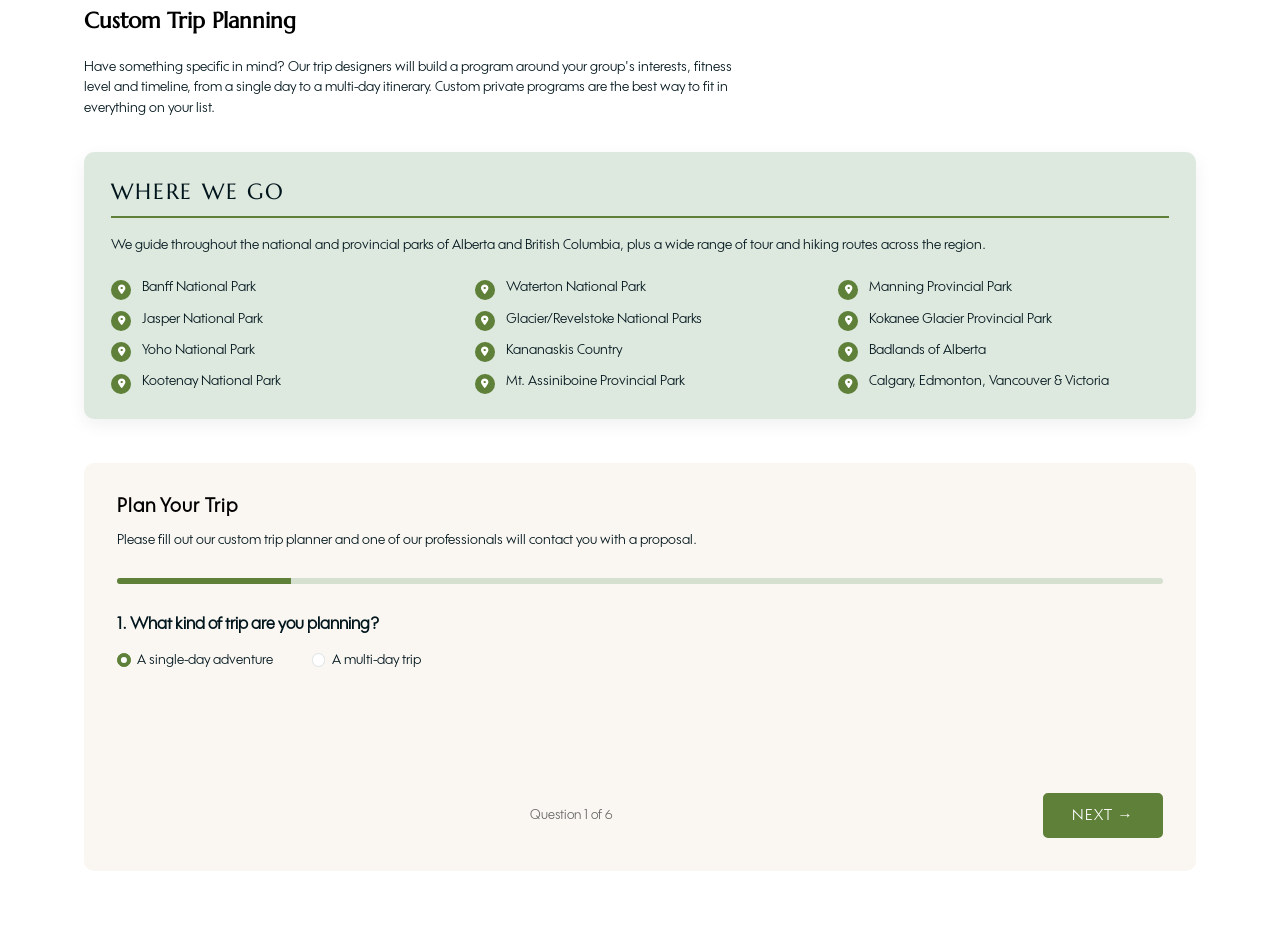
<file: web/index-v2.html>
<!DOCTYPE html>
<html lang="en" dir="ltr" prefix="og: https://ogp.me/ns#" class="h-100">
  <head>
  
  <meta name="google-site-verification" content="TYt2T40EVlU_86mBqnBRBLMpddluNPiCYj_VukK_M9A" />

       <!-- Google Tag Manager -->
<script>(function(w,d,s,l,i){w[l]=w[l]||[];w[l].push({'gtm.start':
new Date().getTime(),event:'gtm.js'});var f=d.getElementsByTagName(s)[0],
j=d.createElement(s),dl=l!='dataLayer'?'&l='+l:'';j.async=true;j.src=
'https://www.googletagmanager.com/gtm.js?id='+i+dl;f.parentNode.insertBefore(j,f);
})(window,document,'script','dataLayer','GTM-P9KBH4B');</script>
<!-- End Google Tag Manager -->

    <meta charset="utf-8" />
<meta name="description" content="White Mountain Adventures offers custom and private tours in Banff and the Canadian Rockies. Enjoy tailored hiking, sightseeing, e-bike and heli-hiking experiences." />
<link rel="canonical" href="custom-private-tours-banff.html" />
<link rel="image_src" href="https://www.whitemountainadventures.com/sites/www.whitemountainadventures.com/files/styles/top_images_carousel/public/Lake%20O%27hara%20on%20a%20cliff%20view.png.webp" />
<meta property="og:title" content="Custom and Private Tours Banff | Tailored Rockies Experiences" />
<meta property="og:description" content="White Mountain Adventures offers custom and private tours in Banff and the Canadian Rockies. Enjoy tailored hiking, sightseeing, e-bike and heli-hiking experiences." />
<meta property="og:image:url" content="https://www.whitemountainadventures.com/sites/www.whitemountainadventures.com/files/styles/top_images_carousel/public/Lake%20O%27hara%20on%20a%20cliff%20view.png.webp" />
<meta name="Generator" content="Drupal 10 (https://www.drupal.org)" />
<meta name="MobileOptimized" content="width" />
<meta name="HandheldFriendly" content="true" />
<meta name="viewport" content="width=device-width, initial-scale=1.0" />
<link rel="icon" href="sites/www.whitemountainadventures.com/files/favicon_1.png" type="image/png" />

    <title>Custom and Private Tours Banff | Tailored Rockies Experiences</title>
    <link rel="stylesheet" media="all" href="core/themes/stable9/css/system/components/align.module.css%3Ftoescm.css" />
<link rel="stylesheet" media="all" href="core/themes/stable9/css/system/components/fieldgroup.module.css%3Ftoescm.css" />
<link rel="stylesheet" media="all" href="core/themes/stable9/css/system/components/container-inline.module.css%3Ftoescm.css" />
<link rel="stylesheet" media="all" href="core/themes/stable9/css/system/components/clearfix.module.css%3Ftoescm.css" />
<link rel="stylesheet" media="all" href="core/themes/stable9/css/system/components/details.module.css%3Ftoescm.css" />
<link rel="stylesheet" media="all" href="core/themes/stable9/css/system/components/hidden.module.css%3Ftoescm.css" />
<link rel="stylesheet" media="all" href="core/themes/stable9/css/system/components/item-list.module.css%3Ftoescm.css" />
<link rel="stylesheet" media="all" href="core/themes/stable9/css/system/components/js.module.css%3Ftoescm.css" />
<link rel="stylesheet" media="all" href="core/themes/stable9/css/system/components/nowrap.module.css%3Ftoescm.css" />
<link rel="stylesheet" media="all" href="core/themes/stable9/css/system/components/position-container.module.css%3Ftoescm.css" />
<link rel="stylesheet" media="all" href="core/themes/stable9/css/system/components/reset-appearance.module.css%3Ftoescm.css" />
<link rel="stylesheet" media="all" href="core/themes/stable9/css/system/components/resize.module.css%3Ftoescm.css" />
<link rel="stylesheet" media="all" href="core/themes/stable9/css/system/components/system-status-counter.css%3Ftoescm.css" />
<link rel="stylesheet" media="all" href="core/themes/stable9/css/system/components/system-status-report-counters.css%3Ftoescm.css" />
<link rel="stylesheet" media="all" href="core/themes/stable9/css/system/components/system-status-report-general-info.css%3Ftoescm.css" />
<link rel="stylesheet" media="all" href="core/themes/stable9/css/system/components/tablesort.module.css%3Ftoescm.css" />
<link rel="stylesheet" media="all" href="modules/contrib/field_group/formatters/tabs/horizontal-tabs.css%3Ftoescm.css" />
<link rel="stylesheet" media="all" href="core/themes/stable9/css/views/views.module.css%3Ftoescm.css" />
<link rel="stylesheet" media="all" href="modules/contrib/footermap/css/footermap.css%3Ftoescm.css" />
<link rel="stylesheet" media="all" href="libraries/tiny-slider/dist/tiny-slider.css%3Ftoescm.css" />
<link rel="stylesheet" media="all" href="modules/contrib/tiny_slider/css/tiny_slider.css%3Ftoescm.css" />
<link rel="stylesheet" media="all" href="core/themes/stable9/css/core/assets/vendor/normalize-css/normalize.css%3Ftoescm.css" />
<link rel="stylesheet" media="all" href="themes/contrib/bootstrap5/css/components/action-links.css%3Ftoescm.css" />
<link rel="stylesheet" media="all" href="themes/contrib/bootstrap5/css/components/breadcrumb.css%3Ftoescm.css" />
<link rel="stylesheet" media="all" href="themes/contrib/bootstrap5/css/components/container-inline.css%3Ftoescm.css" />
<link rel="stylesheet" media="all" href="themes/contrib/bootstrap5/css/components/details.css%3Ftoescm.css" />
<link rel="stylesheet" media="all" href="themes/contrib/bootstrap5/css/components/exposed-filters.css%3Ftoescm.css" />
<link rel="stylesheet" media="all" href="themes/contrib/bootstrap5/css/components/field.css%3Ftoescm.css" />
<link rel="stylesheet" media="all" href="themes/contrib/bootstrap5/css/components/form.css%3Ftoescm.css" />
<link rel="stylesheet" media="all" href="themes/contrib/bootstrap5/css/components/icons.css%3Ftoescm.css" />
<link rel="stylesheet" media="all" href="themes/contrib/bootstrap5/css/components/inline-form.css%3Ftoescm.css" />
<link rel="stylesheet" media="all" href="themes/contrib/bootstrap5/css/components/item-list.css%3Ftoescm.css" />
<link rel="stylesheet" media="all" href="themes/contrib/bootstrap5/css/components/links.css%3Ftoescm.css" />
<link rel="stylesheet" media="all" href="themes/contrib/bootstrap5/css/components/menu.css%3Ftoescm.css" />
<link rel="stylesheet" media="all" href="themes/contrib/bootstrap5/css/components/more-link.css%3Ftoescm.css" />
<link rel="stylesheet" media="all" href="themes/contrib/bootstrap5/css/components/pager.css%3Ftoescm.css" />
<link rel="stylesheet" media="all" href="themes/contrib/bootstrap5/css/components/tabledrag.css%3Ftoescm.css" />
<link rel="stylesheet" media="all" href="themes/contrib/bootstrap5/css/components/tableselect.css%3Ftoescm.css" />
<link rel="stylesheet" media="all" href="themes/contrib/bootstrap5/css/components/tablesort.css%3Ftoescm.css" />
<link rel="stylesheet" media="all" href="themes/contrib/bootstrap5/css/components/textarea.css%3Ftoescm.css" />
<link rel="stylesheet" media="all" href="themes/contrib/bootstrap5/css/components/ui-dialog.css%3Ftoescm.css" />
<link rel="stylesheet" media="all" href="themes/contrib/bootstrap5/css/components/messages.css%3Ftoescm.css" />
<link rel="stylesheet" media="all" href="themes/contrib/bootstrap5/css/components/node.css%3Ftoescm.css" />
<link rel="stylesheet" media="all" href="sites/www.whitemountainadventures.com/themes/b5subtheme/css/style.css%3Ftoescm.css" />

    
  <link rel="stylesheet" href="https://cdnjs.cloudflare.com/ajax/libs/font-awesome/6.5.2/css/all.min.css">
<link rel="stylesheet" href="custom/season-v2.css">
</head>
  <body class="node-285 path-node page-node-type-private   d-flex flex-column h-100">

       <!-- Google Tag Manager (noscript) -->
<noscript><iframe src="https://www.googletagmanager.com/ns.html?id=GTM-P9KBH4B"
height="0" width="0" style="display:none;visibility:hidden"></iframe></noscript>
<!-- End Google Tag Manager (noscript) -->


        <div class="visually-hidden-focusable skip-link p-3 container">
      <a href="custom-private-tours-banff.html#main-content" class="p-2">
        Skip to main content
      </a>
    </div>
    
      <div class="dialog-off-canvas-main-canvas d-flex flex-column h-100" data-off-canvas-main-canvas>
    

<header role="banner">
  

    <nav class="navbar navbar-expand-lg   ">
    <div class="container d-flex align-items-center">
        <div class="region region-nav-branding">
    <div id="block-b5subtheme-branding" class="block block-system block-system-branding-block">
  
    
  <div class="navbar-brand d-flex align-items-center">

    <a href="https://www.whitemountainadventures.com/" title="Home" rel="home" class="site-logo d-block">
    <img src="sites/www.whitemountainadventures.com/files/logo_black_0.png" alt="Home" fetchpriority="high" />
  </a>
  
  <div>
    
      </div>
</div>
</div>

  </div>

            <div class="nav-phone">
        <a class="phone" href="tel:1-800-408-0005">1-800-408-0005</a>

        <span class="icons ">
          <a href="https://www.facebook.com/WhiteMountainAdventures " target="_blank"><img alt="facebook" src="files/page_images/icons/facebook.png"></a><a href="https://instagram.com/whitemountainadventuresbanff/" target="_blank"><img alt="instagram" src="files/page_images/icons/instagram.png%3F11"></a><a href="http://www.tripadvisor.ca/Attraction_Review-g154911-d1034744-Reviews-White_Mountain_Adventures-Banff_Banff_National_Park_Alberta.html" target="_blank"><img alt="Trip Advisor" src="files/page_images/icons/tripadvisor.png"></a><a href="https://www.youtube.com/channel/UCZ5k74igQhrXb3wD6DpFpxw" target="_blank"><img alt="Youtube" src="files/page_images/icons/youtube.png"></a>
        </span>
        <a class="search" href="https://www.whitemountainadventures.com/search/node">Search</a>
      </div>

              <button class="navbar-toggler collapsed" type="button" data-bs-toggle="collapse"
                data-bs-target="#navbarSupportedContent" aria-controls="navbarSupportedContent"
                aria-expanded="false" aria-label="Toggle navigation">
          <span class="navbar-toggler-icon"></span>
        </button>

 
          </div>
        <div class="collapse navbar-collapse  " id="navbarSupportedContent"> 
            <div class="region region-nav-main">
    <nav role="navigation" aria-labelledby="block-b5subtheme-main-navigation-menu" id="block-b5subtheme-main-navigation" class="block block-menu navigation menu--main">
            
  <h5 class="visually-hidden" id="block-b5subtheme-main-navigation-menu">Main navigation</h5>
  

        
            <ul data-block="nav_main" class="navbar-nav justify-content-end flex-wrap nav-level-0">
                    <li class="nav-item">
          <a href="tel:1-800-408-0005" class="phone-mobile nav-link">1-800-408-0005</a>
      </li>

                    <li class="nav-item dropdown">
          <span class="nav-link dropdown-toggle" role="button" data-bs-toggle="dropdown" aria-expanded="false" title="Expand menu Winter">Winter</span>
                  <ul data-block="nav_main" class="dropdown-menu nav-level-1">
                    <li class="nav-item">
          <a href="#" data-disabled-link class="dropdown-item" data-drupal-link-system-path="node/2">Icewalks in Banff</a>
      </li>

                    <li class="nav-item">
          <a href="#" data-disabled-link class="dropdown-item" data-drupal-link-system-path="node/33">Lake Louise Winterland Tour</a>
      </li>

                    <li class="nav-item">
          <a href="#" data-disabled-link class="dropdown-item" data-drupal-link-system-path="node/7">Snowshoeing Adventures</a>
      </li>

                    <li class="nav-item">
          <a href="#" data-disabled-link class="dropdown-item" data-drupal-link-system-path="node/305">Winter Rental Gear</a>
      </li>

        </ul>
  
      </li>

                    <li class="nav-item dropdown">
          <span class="nav-link dropdown-toggle" role="button" data-bs-toggle="dropdown" aria-expanded="false" title="Expand menu Summer">Summer</span>
                  <ul data-block="nav_main" class="dropdown-menu nav-level-1">
                    <li class="nav-item">
          <a href="#" data-disabled-link class="dropdown-item" data-drupal-link-system-path="node/3">Daily Guided Hikes</a>
      </li>

                    <li class="nav-item">
          <a href="#" data-disabled-link class="dropdown-item" data-drupal-link-system-path="node/4">Guided e-Bike Tours</a>
      </li>

                    <li class="nav-item">
          <a href="#" data-disabled-link class="dropdown-item" data-drupal-link-system-path="node/29">Heli-Hiking</a>
      </li>

                    <li class="nav-item">
          <a href="#" data-disabled-link class="dropdown-item" data-drupal-link-system-path="node/30">ATV Hiking</a>
      </li>

        </ul>
  
      </li>

                    <li class="nav-item">
          <a href="#" data-disabled-link class="nav-link" data-drupal-link-system-path="node/5">Multi-Day Hiking</a>
      </li>

                    <li class="nav-item">
          <a href="#" data-disabled-link class="nav-link active is-active" data-drupal-link-system-path="node/285" aria-current="page">Private Tours</a>
      </li>

                    <li class="nav-item">
          <a href="#" data-disabled-link class="nav-link" data-drupal-link-system-path="node/35">Teambuilding</a>
      </li>

                    <li class="nav-item dropdown">
          <span class="nav-link dropdown-toggle" role="button" data-bs-toggle="dropdown" aria-expanded="false" title="Expand menu About Us">About Us</span>
                  <ul data-block="nav_main" class="dropdown-menu nav-level-1">
                    <li class="nav-item">
          <a href="#" data-disabled-link class="dropdown-item" data-drupal-link-system-path="node/12">Our Story</a>
      </li>

                    <li class="nav-item">
          <a href="#" data-disabled-link class="dropdown-item" data-drupal-link-system-path="node/13">Our Guides</a>
      </li>

                    <li class="nav-item">
          <a href="#" data-disabled-link class="dropdown-item" data-drupal-link-system-path="node/14">Work With Us</a>
      </li>

                    <li class="nav-item">
          <a href="#" data-disabled-link class="dropdown-item" data-drupal-link-system-path="blog">Follow our Blog!</a>
      </li>

        </ul>
  
      </li>

                    <li class="only-footer nav-item">
          <a href="#" data-disabled-link class="nav-link" data-drupal-link-system-path="node/311">Privacy Policy</a>
      </li>

                    <li class="nav-item">
          <a href="#" data-disabled-link class="nav-link" data-drupal-link-system-path="node/11">Contact</a>
      </li>

        </ul>
  



  </nav>

  </div>

          
    </div>
  </nav>
  
</header>

<main role="main">
  <a id="main-content" tabindex="-1"></a>
  
  
  

  <div class="container">
        <div class="row g-0">
            <div class="order-1 order-lg-2 col-12">
          <div class="region region-content">
    <div data-drupal-messages-fallback class="hidden"></div>

<div id="block-b5subtheme-content" class="block block-system block-system-main-block">
  
    
      
<article class="node node--type-private node--promoted node--view-mode-full">

  
    

  
  <div class="node__content">
    
<div  class="top">
      
            <div class="top-main"><div class="field field--name-title field--type-string field--label-hidden field__item"><h1>Private Tours &amp; Custom Trip Planning</h1></div>
<div class="intro-row">
  <p class="intro">Experience the Canadian Rockies on your own terms. Our private tours pair your group with a professional interpretive guide for a day built around your pace, your interests and your schedule &ndash; whether you're travelling as a family, a group of friends or a corporate team.</p>
  <p class="intro">Choose one of our ready-to-book tours for an easy, proven half-day adventure, or work with our trip designers on a fully custom experience planned from the ground up.</p>
</div>
</div>
      
            <div class="top-actions">
<div class="season">
  <span class="lb on" data-season="summer">Summer</span>
  <button class="switch" type="button" role="switch" aria-checked="false" aria-label="Toggle summer / winter"><span class="knob">
    <svg class="ico-sun" viewBox="0 0 24 24" fill="none" stroke-width="2" stroke-linecap="round"><circle cx="12" cy="12" r="4"/><path d="M12 2v2M12 20v2M2 12h2M20 12h2M4.9 4.9l1.4 1.4M17.7 17.7l1.4 1.4M4.9 19.1l1.4-1.4M17.7 6.3l1.4-1.4"/></svg>
    <svg class="ico-snow" viewBox="0 0 24 24" fill="none" stroke-width="2" stroke-linecap="round"><path d="M12 2v20M3.3 7l17.4 10M3.3 17L20.7 7M9 4l3 2 3-2M9 20l3-2 3 2"/></svg>
  </span></button>
  <span class="lb" data-season="winter">Winter</span>
</div>
<div class="jump-btns">
  <a class="btn jump-btn" href="#ready-tours">Ready to Book Tours</a>
  <a class="btn jump-btn" href="#custom-trip-planning">Custom Trip Planning</a>
</div>
</div>
      
  </div>
<div class="private-body">
<div class="highlights-row">
  <div class="clearfix text-formatted field field--name-field-highlights field--type-text-long field--label-above">
    <div class="field__label">Highlights</div>
    <div class="field__item swap">
      <div class="summer-only"><ul>
<li>Fully custom and private</li>
<li>Go at your own pace</li>
<li>Alpine meadows, glacier-fed lakes and ridgeline views</li>
<li>Hike, heli-hike, e-bike or ATV</li>
<li>All age groups</li>
<li>Transportation provided by private van</li>
</ul></div>
      <div class="winter-only"><ul>
<li>Fully custom and private</li>
<li>Go at your own pace</li>
<li>Frozen waterfalls, snowy forests and frozen lakes</li>
<li>Icewalks, snowshoeing and winter sightseeing</li>
<li>All age groups</li>
<li>Transportation provided by private van</li>
</ul></div>
    </div>
  </div>
</div>
<div class="carousel-row">
<div class="season-carousel">
<div class="summer-carousel"><div class="views-element-container block block-views block-views-blocktop-images-carousel-block-1" id="block-b5subtheme-views-block-top-images-carousel-block-1">
  
    
      <div data-block="content"><div class="view view-top-images-carousel view-id-top_images_carousel view-display-id-block_1 js-view-dom-id-c2d8603ac3102c6332cfa6f2ab9ebb3ea7ea2a3aeb94b8659232cf52a6a85bd4">
  
    
      
   
      <div class="view-content row justify-content-center">
      <div data-settings="{&quot;autoWidth&quot;:true,&quot;center&quot;:true,&quot;items&quot;:1,&quot;responsive&quot;:{&quot;991&quot;:{&quot;items&quot;:&quot;6&quot;}},&quot;viewportMax&quot;:&quot;100vw&quot;,&quot;nav&quot;:false,&quot;autoplay&quot;:false,&quot;autoplayTimeout&quot;:4000,&quot;autoplayButtonOutput&quot;:false}" class="tiny-slider-wrapper tiny-slider">
  
      <div><div class="views-field views-field-field-top-images"><div class="field-content">  <img loading="eager" src="sites/www.whitemountainadventures.com/files/styles/top_images_carousel/public/Iconic%20red%20chairs.png.webp%3Fitok=tXXMOAi5" width="1080" height="720" alt="Couple sitting on iconic red chairs at Banff viewpoint, smiling and enjoying the mountain scenery during a private tour in Banff National Park" class="img-fluid image-style-top-images-carousel" />


</div></div></div>
      <div><div class="views-field views-field-field-top-images"><div class="field-content">  <img loading="eager" src="sites/www.whitemountainadventures.com/files/styles/top_images_carousel/public/Photo%20by%20Roam%20Transit%20from%20Banff%20Lake%20Louise%20Tourism.png.webp%3Fitok=lmyNSYfB" width="1280" height="720" alt="Alpine lake Agnes with calm water reflecting trees and pink mountain peaks from morning sun, Canadian Rockies" class="img-fluid image-style-top-images-carousel" />


</div></div></div>
      <div><div class="views-field views-field-field-top-images"><div class="field-content">  <img loading="eager" src="sites/www.whitemountainadventures.com/files/styles/top_images_carousel/public/Lake%20O'hara%20on%20a%20cliff%20view.png.webp%3Fitok=nnHK3KQ8" width="1080" height="720" alt="Hiker standing on cliff edge overlooking turquoise alpine Lake O’Hara with surrounding mountain range in summer, Yoho National Park" class="img-fluid image-style-top-images-carousel" />


</div></div></div>
      <div><div class="views-field views-field-field-top-images"><div class="field-content">  <img loading="eager" src="sites/www.whitemountainadventures.com/files/styles/top_images_carousel/public/resized%20image%20of%20prvate%20group.png.webp%3Fitok=vEgTBVqR" width="1080" height="720" alt="Happy group of hikers taking a break in the rain with mountains in the background during a private tour in the Canadian Rockies" class="img-fluid image-style-top-images-carousel" />


</div></div></div>
      <div><div class="views-field views-field-field-top-images"><div class="field-content">  <img loading="eager" src="sites/www.whitemountainadventures.com/files/styles/top_images_carousel/public/Photo%20by%20Josh%20Segeleski%20%20from%20Banff%20Lake%20Louise%20Tourism%20(1).png.webp%3Fitok=LtawMdaG" width="1280" height="720" alt="A hiking guide shows a group of people around Sunshine Meadows - a protected area that straddles the boundary of Banff National Park and British Colombia." class="img-fluid image-style-top-images-carousel" />


</div></div></div>
      <div><div class="views-field views-field-field-top-images"><div class="field-content">  <img loading="eager" src="sites/www.whitemountainadventures.com/files/styles/top_images_carousel/public/Two%20people%20smiling%20at%20a%20snowy%20mountain.png.webp%3Fitok=NWkoc2mK" width="1080" height="720" alt="Selfie of two happy hikers on a spring trail with snow patches and mountains in the background in Banff National Park" class="img-fluid image-style-top-images-carousel" />


</div></div></div>
      <div><div class="views-field views-field-field-top-images"><div class="field-content">  <img loading="eager" src="sites/www.whitemountainadventures.com/files/styles/top_images_carousel/public/Photo%20by%20Robert%20Massey%20and%20Banff%20Lake%20Louise%20Tourism%20(1).png.webp%3Fitok=XpRl5t85" width="1280" height="720" alt="The Ink Pots area on a beautiful blue sky day in Banff National Park." class="img-fluid image-style-top-images-carousel" />


</div></div></div>
      <div><div class="views-field views-field-field-top-images"><div class="field-content">  <img loading="eager" src="sites/www.whitemountainadventures.com/files/styles/top_images_carousel/public/Scott%20on%20a%20ridge%20somewhere.png.webp%3Fitok=hqPlpJHF" width="1080" height="720" alt="Person hiking along mountain ridge with expansive mountain ranges stretching into the distance in Banff National Park" class="img-fluid image-style-top-images-carousel" />


</div></div></div>
      <div><div class="views-field views-field-field-top-images"><div class="field-content">  <img loading="eager" src="sites/www.whitemountainadventures.com/files/styles/top_images_carousel/public/Photo%20by%20Robert%20Massey%20and%20Banff%20Lake%20Louise%20Tourism.png.webp%3Fitok=lr1nB6wx" width="1280" height="720" alt="Healy Pass in larch season" class="img-fluid image-style-top-images-carousel" />


</div></div></div>
      <div><div class="views-field views-field-field-top-images"><div class="field-content">  <img loading="eager" src="sites/www.whitemountainadventures.com/files/styles/top_images_carousel/public/group%20hiking%20up%20a%20hill%20somewhere.png.webp%3Fitok=-9GtxwTK" width="1080" height="720" alt="Private group of hikers climbing mountain trail with misty peaks in the background in Banff National Park, Canadian Rockies" class="img-fluid image-style-top-images-carousel" />


</div></div></div>
      <div><div class="views-field views-field-field-top-images"><div class="field-content">  <img loading="eager" src="sites/www.whitemountainadventures.com/files/styles/top_images_carousel/public/Lake%20O'hara%203%20people%20sitting%20at%20viewpoint.png.webp%3Fitok=zf52U5H2" width="1280" height="720" alt="Scenic viewpoint at Lake O’Hara with three hikers sitting on cliff and alpine mountains in the background, Canadian Rockies" class="img-fluid image-style-top-images-carousel" />


</div></div></div>
  
</div>

    </div>
  
          </div>
</div>

  </div></div>
<div class="winter-carousel" aria-hidden="true"><div class="views-element-container block block-views block-views-blocktop-images-carousel-block-1" id="block-winter-carousel">
  
    
      <div data-block="content"><div class="view view-top-images-carousel view-id-top_images_carousel view-display-id-block_1 js-view-dom-id-winter">
  
    
      
   
      <div class="view-content row justify-content-center">
      <div data-settings="{&quot;autoWidth&quot;:true,&quot;center&quot;:true,&quot;items&quot;:1,&quot;responsive&quot;:{&quot;991&quot;:{&quot;items&quot;:&quot;6&quot;}},&quot;viewportMax&quot;:&quot;100vw&quot;,&quot;nav&quot;:false,&quot;autoplay&quot;:false,&quot;autoplayTimeout&quot;:4000,&quot;autoplayButtonOutput&quot;:false}" class="tiny-slider-wrapper tiny-slider">
  
      <div><div class="views-field views-field-field-top-images"><div class="field-content">  <img loading="eager" src="images/winter/01.jpg" width="960" height="640" alt="" class="image-style-top-images-carousel" />


</div></div></div>
<div><div class="views-field views-field-field-top-images"><div class="field-content">  <img loading="eager" src="images/winter/02.jpg" width="960" height="640" alt="" class="image-style-top-images-carousel" />


</div></div></div>
<div><div class="views-field views-field-field-top-images"><div class="field-content">  <img loading="eager" src="images/winter/03.jpg" width="960" height="640" alt="" class="image-style-top-images-carousel" />


</div></div></div>
<div><div class="views-field views-field-field-top-images"><div class="field-content">  <img loading="eager" src="images/winter/04.jpg" width="960" height="640" alt="" class="image-style-top-images-carousel" />


</div></div></div>
      
      
      
      
      
      
      
      
      
      
  
</div>

    </div>
  
          </div>
</div>

  </div></div>
</div>
</div>
  <section class="ready-tours" id="ready-tours">
  <h2>Ready to Book Private Tours</h2>
  <div class="swap">
  <p class="summer-only">These tours are regularly offered throughout the summer and are perfect for a half day for your private group.</p>
  <p class="winter-only">These tours are regularly offered throughout the winter and are perfect for a half day for your private group.</p>
  </div>
  <p class="tour-cost"><span><strong>Cost:</strong> from $1760 + GST</span></p>
  <div class="swap">
  <div class="private-thumbs summer-cards summer-only">
    <div class="home-thumb"><a class="thumb-link" href="#">
      <div class="thumb-img"><img src="images/cards/ebike-tours-banff-canmore.webp" alt="Guided Ebike Tours in Banff and Canmore"></div>
      <div class="thumb-text">
        <div class="thumb-title">Guided Ebike Tours in Banff and Canmore</div>
        <p>See the best of Banff’s natural beauty via active, accessible guided e-bike tours</p>
        <p class="thumb-duration"><i class="fa-solid fa-clock" aria-hidden="true"></i> &nbsp;2 - 4 hours&nbsp;&nbsp;<span class="thumb-diff"><i class="fa-solid fa-person-hiking" aria-hidden="true"></i> &nbsp;Easy</span></p>
      </div></a></div>
    <div class="home-thumb"><a class="thumb-link" href="#">
      <div class="thumb-img"><img src="images/cards/heli-hiking-canadian-rockies.webp" alt="Heli-Hiking in the Canadian Rockies"></div>
      <div class="thumb-text">
        <div class="thumb-title">Heli-Hiking in the Canadian Rockies</div>
        <p>The Pinnacle of hiking in the Canadian Rockies!</p>
        <p class="thumb-duration"><i class="fa-solid fa-clock" aria-hidden="true"></i> &nbsp;4 hours&nbsp;&nbsp;<span class="thumb-diff"><i class="fa-solid fa-person-hiking" aria-hidden="true"></i> &nbsp;Light/Moderately Strenuous</span></p>
      </div></a></div>
    <div class="home-thumb"><a class="thumb-link" href="#">
      <div class="thumb-img"><img src="images/cards/atv-assisted-hiking.webp" alt="ATV-Assisted Hiking"></div>
      <div class="thumb-text">
        <div class="thumb-title">ATV-Assisted Hiking</div>
        <p>Fortress backcountry ridgeline hike.</p>
        <p class="thumb-duration"><i class="fa-solid fa-clock" aria-hidden="true"></i> &nbsp;4 hours&nbsp;&nbsp;<span class="thumb-diff"><i class="fa-solid fa-person-hiking" aria-hidden="true"></i> &nbsp;Light/Moderately Strenuous</span></p>
      </div></a></div>
    <div class="home-thumb"><a class="thumb-link" href="#">
      <div class="thumb-img"><img src="images/cards/sunshine-meadows.jpg" alt="Sunshine Meadows Private Hike"></div>
      <div class="thumb-text">
        <div class="thumb-title">Sunshine Meadows Private Hike</div>
        <p>Named the #1 Day Hike in Canada by Lonely Planet.</p>
        <p class="thumb-duration"><i class="fa-solid fa-clock" aria-hidden="true"></i> &nbsp;7 hours&nbsp;&nbsp;<span class="thumb-diff"><i class="fa-solid fa-person-hiking" aria-hidden="true"></i> &nbsp;Moderate</span></p>
      </div></a></div>
  </div>
  <div class="private-thumbs winter-cards winter-only">
    <div class="home-thumb"><a class="thumb-link" href="#">
      <div class="thumb-img"><img src="images/cards/twilight.jpg" alt="Banff Twilight Tour"></div>
      <div class="thumb-text">
        <div class="thumb-title">Banff Twilight Tour</div>
        <p>Evening tour through Banff as the peaks light up at dusk. Fridays and Saturdays.</p>
        <p class="thumb-duration"><i class="fa-solid fa-clock" aria-hidden="true"></i> &nbsp;2.5 hours&nbsp;&nbsp;<span class="thumb-diff"><i class="fa-solid fa-person-hiking" aria-hidden="true"></i> &nbsp;Easy</span></p>
      </div></a></div>
    <div class="home-thumb"><a class="thumb-link" href="#">
      <div class="thumb-img"><img src="images/cards/grassi.jpg" alt="Grassi Lakes Winter Hike"></div>
      <div class="thumb-text">
        <div class="thumb-title">Grassi Lakes Winter Hike</div>
        <p>Frozen waterfalls and emerald lakes above Canmore</p>
        <p class="thumb-duration"><i class="fa-solid fa-clock" aria-hidden="true"></i> &nbsp;3.5 hours&nbsp;&nbsp;<span class="thumb-diff"><i class="fa-solid fa-person-hiking" aria-hidden="true"></i> &nbsp;Moderate</span></p>
      </div></a></div>
    <div class="home-thumb"><a class="thumb-link" href="#">
      <div class="thumb-img"><img src="images/cards/ross-lake.jpg" alt="Ross Lake and Winter Forest Snowshoe"></div>
      <div class="thumb-text">
        <div class="thumb-title">Ross Lake and Winter Forest Snowshoe</div>
        <p>Quiet snowshoe through old-growth forest to a hidden lake</p>
        <p class="thumb-duration"><i class="fa-solid fa-clock" aria-hidden="true"></i> &nbsp;4 hours&nbsp;&nbsp;<span class="thumb-diff"><i class="fa-solid fa-person-hiking" aria-hidden="true"></i> &nbsp;Light/Moderate</span></p>
      </div></a></div>
  </div>
  </div>
  </section>
  <h2 id="custom-trip-planning">Custom Trip Planning</h2>
  <p class="intro">Have something specific in mind? Our trip designers will build a program around your group's interests, fitness level and timeline, from a single day to a multi-day itinerary. Custom private programs are the best way to fit in everything on your list.</p>
  <div class="where-box">
    <h3 class="where-title">Where We Go</h3>
    <p>We guide throughout the national and provincial parks of Alberta and British Columbia, plus a wide range of tour and hiking routes across the region.</p>
    <ul>
      <li>Banff National Park</li>
      <li>Jasper National Park</li>
      <li>Yoho National Park</li>
      <li>Kootenay National Park</li>
      <li>Waterton National Park</li>
      <li>Glacier/Revelstoke National Parks</li>
      <li>Kananaskis Country</li>
      <li>Mt. Assiniboine Provincial Park</li>
      <li>Manning Provincial Park</li>
      <li>Kokanee Glacier Provincial Park</li>
      <li>Badlands of Alberta</li>
      <li>Calgary, Edmonton, Vancouver &amp; Victoria</li>
    </ul>
  </div>
  <form class="trip-form" id="trip-form" novalidate>
    <h3>Plan Your Trip</h3>
    <p class="form-intro">Please fill out our custom trip planner and one of our professionals will contact you with a proposal.</p>
    <div class="step-progress"><span></span></div>

    <fieldset>
      <legend>1. What kind of trip are you planning?</legend>
      <div class="date-mode">
        <label class="form-check-inline"><input class="form-check-input" type="radio" name="trip_length" value="single" checked> A single-day adventure</label>
        <label class="form-check-inline"><input class="form-check-input" type="radio" name="trip_length" value="multi"> A multi-day trip</label>
      </div>
    </fieldset>

    <fieldset>
      <legend>2. When would you like to travel?</legend>
      <div class="date-mode">
        <label class="form-check-inline"><input class="form-check-input" type="radio" name="date_mode" value="exact" checked> I have exact dates</label>
        <label class="form-check-inline"><input class="form-check-input" type="radio" name="date_mode" value="flexible"> My dates are flexible</label>
      </div>
      <div class="date-panel" data-mode="exact">
        <div class="row g-3">
          <div class="col-sm-6"><label class="form-label" for="start_date"><span class="multi-only">Start date</span><span class="single-only">Date</span></label><input class="form-control" type="date" id="start_date" name="start_date"></div>
          <div class="col-sm-6 multi-only"><label class="form-label" for="end_date">End date</label><input class="form-control" type="date" id="end_date" name="end_date"></div>
        </div>
      </div>
      <div class="date-panel" data-mode="flexible" hidden>
        <div class="row g-3">
          <div class="col-sm-6 multi-only"><label class="form-label" for="num_days">Approximate number of days</label><input class="form-control" type="number" id="num_days" name="num_days" min="1" max="30" placeholder="e.g. 5"></div>
          <div class="col-sm-6"><label class="form-label" for="month">Month you're interested in</label>
            <select class="form-select" id="month" name="month">
              <option value="">Select a month</option>
              <option>January</option><option>February</option><option>March</option><option>April</option><option>May</option><option>June</option>
              <option>July</option><option>August</option><option>September</option><option>October</option><option>November</option><option>December</option>
            </select></div>
        </div>
      </div>
    </fieldset>

    <fieldset>
      <legend>3. Approximately how many people are in your group?</legend>
      <div class="row g-3">
        <div class="col-sm-6"><label class="form-label" for="group_size">Number of people</label><input class="form-control" type="number" id="group_size" name="group_size" min="1" max="200" placeholder="e.g. 6"></div>
      </div>
    </fieldset>

    <fieldset>
      <legend>4. Where are you interested in visiting? <span class="hint">Select all that apply</span></legend>
      <div class="place-group">
        <h4>National Parks</h4>
        <label><input class="form-check-input" type="checkbox" name="places[]" value="Banff National Park"> Banff National Park</label>
        <label><input class="form-check-input" type="checkbox" name="places[]" value="Jasper National Park"> Jasper National Park</label>
        <label><input class="form-check-input" type="checkbox" name="places[]" value="Yoho National Park"> Yoho National Park</label>
        <label><input class="form-check-input" type="checkbox" name="places[]" value="Kootenay National Park"> Kootenay National Park</label>
        <label><input class="form-check-input" type="checkbox" name="places[]" value="Waterton National Park"> Waterton National Park</label>
        <label><input class="form-check-input" type="checkbox" name="places[]" value="Glacier/Revelstoke National Parks"> Glacier/Revelstoke National Parks</label>
      </div>
      <div class="place-group">
        <h4>Provincial Parks &amp; Areas</h4>
        <label><input class="form-check-input" type="checkbox" name="places[]" value="Kananaskis Country"> Kananaskis Country</label>
        <label><input class="form-check-input" type="checkbox" name="places[]" value="Mt. Assiniboine Provincial Park"> Mt. Assiniboine Provincial Park</label>
        <label><input class="form-check-input" type="checkbox" name="places[]" value="Manning Provincial Park"> Manning Provincial Park</label>
        <label><input class="form-check-input" type="checkbox" name="places[]" value="Kokanee Glacier Provincial Park"> Kokanee Glacier Provincial Park</label>
        <label><input class="form-check-input" type="checkbox" name="places[]" value="Badlands of Alberta"> Badlands of Alberta</label>
        <label><input class="form-check-input" type="checkbox" name="places[]" value="Southern Alberta &amp; BC routes"> Tour &amp; hiking routes across southern Alberta and BC</label>
      </div>
      <div class="place-group">
        <h4>Cities</h4>
        <label><input class="form-check-input" type="checkbox" name="places[]" value="Calgary"> Calgary</label>
        <label><input class="form-check-input" type="checkbox" name="places[]" value="Edmonton"> Edmonton</label>
        <label><input class="form-check-input" type="checkbox" name="places[]" value="Vancouver"> Vancouver</label>
        <label><input class="form-check-input" type="checkbox" name="places[]" value="Victoria"> Victoria</label>
      </div>
    </fieldset>

    <fieldset>
      <legend>5. What activities are you interested in? <span class="hint">Select all that apply</span></legend>
      <div class="place-group">
        <h4>Summer</h4>
        <label><input class="form-check-input" type="checkbox" name="activities[]" value="Guided day hiking"> Guided day hiking</label>
        <label><input class="form-check-input" type="checkbox" name="activities[]" value="Multi-day hiking trips"> Multi-day hiking trips</label>
        <label><input class="form-check-input" type="checkbox" name="activities[]" value="Heli-hiking"> Heli-hiking</label>
        <label><input class="form-check-input" type="checkbox" name="activities[]" value="ATV-assisted hiking"> ATV-assisted hiking</label>
        <label><input class="form-check-input" type="checkbox" name="activities[]" value="Guided e-bike tours"> Guided e-bike tours</label>
        <label><input class="form-check-input" type="checkbox" name="activities[]" value="eBike &amp; hike tours"> eBike &amp; hike tours</label>
        <label><input class="form-check-input" type="checkbox" name="activities[]" value="Backcountry hiking (Skoki, Lake O'Hara)"> Backcountry hiking (Skoki, Lake O'Hara)</label>
      </div>
      <div class="place-group">
        <h4>Winter</h4>
        <label><input class="form-check-input" type="checkbox" name="activities[]" value="Canyon icewalks (Johnston, Marble, Grotto)"> Canyon icewalks (Johnston, Marble, Grotto)</label>
        <label><input class="form-check-input" type="checkbox" name="activities[]" value="Snowshoeing"> Snowshoeing</label>
        <label><input class="form-check-input" type="checkbox" name="activities[]" value="Snowcat snowshoe charter"> Snowcat snowshoe charter</label>
        <label><input class="form-check-input" type="checkbox" name="activities[]" value="Lake Louise Winterland Tour"> Lake Louise Winterland Tour</label>
      </div>
      <div class="place-group">
        <h4>Year-round</h4>
        <label><input class="form-check-input" type="checkbox" name="activities[]" value="Private sightseeing by van/SUV"> Private sightseeing by van/SUV</label>
        <label><input class="form-check-input" type="checkbox" name="activities[]" value="Gondolas &amp; popular attractions"> Gondolas &amp; popular attractions</label>
        <label><input class="form-check-input" type="checkbox" name="activities[]" value="Culinary experiences"> Culinary experiences</label>
        <label><input class="form-check-input" type="checkbox" name="activities[]" value="Teambuilding activities"> Teambuilding activities</label>
      </div>
    </fieldset>

    <fieldset>
      <legend>6. Your details</legend>
      <div class="row g-3">
        <div class="col-md-4"><label class="form-label" for="name">Name</label><input class="form-control" type="text" id="name" name="name" autocomplete="name" required></div>
        <div class="col-md-4"><label class="form-label" for="email">Email</label><input class="form-control" type="email" id="email" name="email" autocomplete="email" required></div>
        <div class="col-md-4"><label class="form-label" for="phone">Phone</label><input class="form-control" type="tel" id="phone" name="phone" autocomplete="tel"></div>
        <div class="col-md-4"><label class="form-label" for="language">Preferred guide language</label>
          <select class="form-select" id="language" name="language">
            <option>English</option><option>French</option><option>German</option><option>Spanish</option>
          </select></div>
        <div class="col-12"><label class="form-label" for="questions">Questions or special requests</label><textarea class="form-control" id="questions" name="questions" rows="4" placeholder="Group size, ages, fitness level, accessibility needs, anything else we should know..."></textarea></div>
      </div>
    </fieldset>

    <div class="step-nav">
      <button class="btn btn-back" type="button" data-step="back">&larr; Back</button>
      <span class="step-count"></span>
      <button class="btn btn-primary" type="button" data-step="next">Next &rarr;</button>
      <button class="btn btn-primary" type="submit">Request a Proposal</button>
    </div>
    <p class="form-thanks" hidden>Thanks! Our trip designers will be in touch shortly.</p>
  </form>

</div>
  </div>
</article>

  </div>

  </div>

      </div>
          </div>
  </div>

</main>



  </div>

    
    <script type="application/json" data-drupal-selector="drupal-settings-json">{"path":{"baseUrl":"\/","pathPrefix":"","currentPath":"node\/285","currentPathIsAdmin":false,"isFront":false,"currentLanguage":"en"},"pluralDelimiter":"\u0003","suppressDeprecationErrors":true,"field_group":{"html_element":{"mode":"default","context":"view","settings":{"classes":"top","show_empty_fields":false,"id":"","label_as_html":false,"element":"div","show_label":false,"label_element":"h3","label_element_classes":"","attributes":"","effect":"none","speed":"fast"}},"tabs":{"mode":"default","context":"view","settings":{"classes":"","show_empty_fields":false,"id":"","label_as_html":false,"direction":"horizontal","width_breakpoint":0}},"tab":{"mode":"default","context":"view","settings":{"classes":"","show_empty_fields":false,"id":"","label_as_html":false,"formatter":"closed","description":""}}},"user":{"uid":0,"permissionsHash":"cc319007458dd4050d0caed634b7def1fa32414fe3cb20444fb025fa2d701498"}}</script>
<script src="sites/www.whitemountainadventures.com/files/js/site.js"></script>

  <script src="custom/season.js"></script>
</body>
</html>
</file>
<file: web/custom/season.css>
/* Additions on top of the site's own CSS. Sizes in rem follow the site's html font-size. */

/* Carousel cross-fade */
.season-carousel { position: relative; }
.season-carousel > .summer-carousel,
.season-carousel > .winter-carousel { transition: opacity .8s ease; }
.season-carousel > .winter-carousel { position: absolute; top: 0; left: 0; right: 0; opacity: 0; pointer-events: none; z-index: 1; }
.season-carousel.is-winter > .winter-carousel { opacity: 1; pointer-events: auto; }
.season-carousel.is-winter > .summer-carousel { opacity: 0; pointer-events: none; }

/* Season switch (next to the H1) */
.season { display: flex; align-items: center; gap: 12px; font-size: 1.25rem; text-transform: uppercase; letter-spacing: 1px; user-select: none; }
.season .lb { color: #888; cursor: pointer; }
.season .lb.on { color: #00151c; font-weight: 700; }
.season .switch { position: relative; width: 64px; height: 32px; border-radius: 32px; border: 0; padding: 0; cursor: pointer; background: #5e8038; }
.season .knob { position: absolute; top: 3px; left: 3px; width: 26px; height: 26px; border-radius: 50%; background: #fff; box-shadow: 0 1px 3px rgba(0,0,0,.3); display: flex; align-items: center; justify-content: center; transition: transform .3s; }
.season.winter .knob { transform: translateX(32px); }
.season .knob svg { width: 16px; height: 16px; stroke: #5e8038; }
.season .ico-snow { display: none; }
.season.winter .ico-sun { display: none; }
.season.winter .ico-snow { display: block; }

/* Body */
.private-body { margin-bottom: 5rem; }
.private-body .intro { max-width: 60rem; }

/* Tour cards: same rules as .home-thumbs .home-thumb in b5subtheme */
.private-thumbs { display: grid; grid-template-columns: repeat(3, 1fr); gap: 2rem; }
.private-thumbs .home-thumb { height: 100%; background-color: rgba(144, 180, 147, .3); border-radius: 10px; overflow: hidden; }
.private-thumbs a.thumb-link { display: flex; flex-direction: column; height: 100%; color: #00151c; text-decoration: none; }
.private-thumbs .thumb-img { position: relative; aspect-ratio: 4 / 3; overflow: hidden; }
.private-thumbs .thumb-img img { width: 100%; height: 100%; object-fit: cover; display: block; margin: 0; }
.private-thumbs .thumb-img:after { content: "Explore \2192"; font-weight: bold; padding-top: 19px; color: #fff; font-size: 1.5rem; display: flex; justify-content: center; align-items: center; position: absolute; inset: 0; background-color: rgba(0,0,0,.3); opacity: 0; transition: all .25s; }
.private-thumbs a:hover .thumb-img:after { opacity: 1; }
.private-thumbs .thumb-text { padding: 20px 14px; text-align: left; display: flex; flex-direction: column; flex-grow: 1; }
.private-thumbs .thumb-title { font-size: 1.4rem; letter-spacing: .06em; display: block; font-weight: bold; margin-bottom: 20px; }
.private-thumbs .thumb-duration { margin-top: auto; margin-bottom: 0; }
.private-thumbs .thumb-diff { text-wrap: nowrap; }
@media (max-width: 767px) { .private-thumbs { grid-template-columns: 1fr; } }

/* Season cross-fade: both versions share one grid cell, so no layout jump or flash */
.swap { display: grid; }
.swap > * { grid-area: 1 / 1; transition: opacity .8s ease, visibility .8s; }
body:not(.is-winter) .swap > .winter-only,
body.is-winter .swap > .summer-only { opacity: 0; visibility: hidden; pointer-events: none; }
.swap > p { margin-bottom: 1rem; }

/* Ready to Book: full-width colour band ($cream from b5subtheme) */
.ready-tours { position: relative; isolation: isolate; padding: 4rem 0 5rem; margin: 3rem 0 4rem; }
.ready-tours:before { content: ""; position: absolute; top: 0; bottom: 0; left: 50%; width: 100vw; transform: translateX(-50%); background: #faf7f2; z-index: -1; }

/* Trip planning form */
.trip-form { background: #faf7f2; border-radius: 10px; padding: 3rem; margin: 4rem 0 2rem; }
.trip-form h3 { margin-bottom: 1rem; }
.trip-form .form-intro { margin-bottom: 2.5rem; }
.trip-form fieldset { margin-bottom: 2.5rem; }
.trip-form legend { font-size: 1.5rem; font-weight: bold; margin-bottom: 1.2rem; }
.trip-form .hint { font-size: 1.1rem; font-weight: normal; color: #666; margin-left: .5rem; }
.trip-form .form-label, .trip-form label { font-size: 1.25rem; }
.trip-form .form-control, .trip-form .form-select { font-size: 1.25rem; padding: .7rem 1rem; }
.trip-form .date-mode { display: flex; gap: 2.5rem; margin-bottom: 1.5rem; }
.trip-form .date-mode label { display: flex; align-items: center; gap: .6rem; cursor: pointer; }
.trip-form .date-mode .form-check-input { margin: 0; }
.trip-form .place-group { margin-bottom: 1.5rem; display: grid; grid-template-columns: repeat(auto-fill, minmax(26rem, 1fr)); gap: .6rem 2rem; }
.trip-form .place-group h4 { grid-column: 1 / -1; font-size: 1.25rem; text-transform: uppercase; letter-spacing: 1px; color: #5e8038; margin: 0 0 .3rem; }
.trip-form .place-group label { display: flex; align-items: center; gap: .6rem; cursor: pointer; }
.trip-form .place-group .form-check-input { margin: 0; flex: none; }
.trip-form .form-check-input:checked { background-color: #5e8038; border-color: #5e8038; }
.trip-form .btn { background-color: #5e8038; border-color: #5e8038; font-size: 1.4rem; padding: .8rem 2.5rem; }
.trip-form .form-thanks { margin: 1.5rem 0 0; font-weight: bold; color: #5e8038; }
.trip-form.is-single .multi-only, .trip-form:not(.is-single) .single-only { display: none; }

/* One question at a time */
.trip-form fieldset.step { display: none; min-height: 14rem; }
.trip-form fieldset.step.current { display: block; animation: stepIn .4s ease; }
@keyframes stepIn { from { opacity: 0; transform: translateX(12px); } to { opacity: 1; transform: none; } }
.trip-form .step-progress { height: 6px; background: rgba(144,180,147,.35); border-radius: 3px; margin: 0 0 2.5rem; overflow: hidden; }
.trip-form .step-progress span { display: block; height: 100%; width: 0; background: #5e8038; transition: width .4s ease; }
.trip-form .step-nav { display: flex; align-items: center; gap: 1.5rem; }
.trip-form .step-count { flex: 1; text-align: center; font-size: 1.2rem; color: #666; }
.trip-form .btn-back { background: transparent; border: 1px solid #5e8038; color: #5e8038; font-size: 1.4rem; padding: .8rem 2rem; }
.trip-form .btn-back:hover { background: rgba(94,128,56,.08); color: #5e8038; }
.trip-form .btn-back[hidden], .trip-form .btn[hidden] { display: none; }
.trip-form .step-nav[hidden] { display: none; }

.two-col { columns: 2; column-gap: 4rem; max-width: 90rem; }
.two-col li { break-inside: avoid; margin-bottom: .4rem; }
@media (max-width: 767px) { .two-col { columns: 1; } }

.tour-cost { display: flex; flex-wrap: wrap; gap: .5rem 3rem; margin: 0 0 2.5rem; }
.tour-cost strong { color: #5e8038; }

/* Highlights box redesign */
.page-node-type-private .grid .col2 > .field--name-field-highlights {
  background: rgba(144, 180, 147, .3);
  border: 0;
  border-radius: 10px;
  padding: 2.5rem 2.5rem 2rem;
  margin: 0;
  width: 100%;
  font-weight: normal;
  box-shadow: 0 6px 18px rgba(0, 21, 28, .06);
}
.page-node-type-private .grid .col2 > .field--name-field-highlights .field__label {
  background: none;
  color: #00151c !important;
  font-family: "Marcellus", sans-serif;
  font-style: normal;
  font-size: 2rem;
  letter-spacing: .08em;
  text-transform: uppercase;
  margin: 0 0 1.5rem;
  padding: 0 0 1rem;
  width: auto !important;
  border-bottom: 2px solid #5e8038;
}
.page-node-type-private .field--name-field-highlights ul { list-style: none; padding: 0; margin: 0; }
.page-node-type-private .field--name-field-highlights ul li {
  position: relative;
  padding: .55rem 0 .55rem 2.8rem;
  line-height: 1.4;
  border-bottom: 1px solid rgba(94, 128, 56, .15);
}
.page-node-type-private .field--name-field-highlights ul li:last-child { border-bottom: 0; }
.page-node-type-private .field--name-field-highlights ul li:before {
  content: "\f00c";
  font-family: "Font Awesome 6 Free";
  font-weight: 900;
  position: absolute; left: 0; top: .7rem;
  width: 1.8rem; height: 1.8rem; border-radius: 50%;
  background: #5e8038; color: #fff;
  font-size: .9rem;
  display: flex; align-items: center; justify-content: center;
}

/* Where We Go box: same look as Highlights */
.where-box { background: rgba(144, 180, 147, .3); border-radius: 10px; padding: 2.5rem 2.5rem 2rem; margin: 3rem 0 0; box-shadow: 0 6px 18px rgba(0, 21, 28, .06); }
.where-box .where-title { font-family: "Marcellus", sans-serif; font-weight: normal; font-size: 2rem; letter-spacing: .08em; text-transform: uppercase; color: #00151c; margin: 0 0 1.5rem; padding: 0 0 1rem; border-bottom: 2px solid #5e8038; }
.where-box ul { list-style: none; padding: 0; margin: 1.5rem 0 0; columns: 3; column-gap: 3rem; }
.where-box li { position: relative; padding: .55rem 0 .55rem 2.8rem; line-height: 1.4; break-inside: avoid; }
.where-box li:before { content: "\f3c5"; font-family: "Font Awesome 6 Free"; font-weight: 900; position: absolute; left: 0; top: .7rem; width: 1.8rem; height: 1.8rem; border-radius: 50%; background: #5e8038; color: #fff; font-size: .9rem; display: flex; align-items: center; justify-content: center; }
@media (max-width: 991px) { .where-box ul { columns: 2; } }
@media (max-width: 575px) { .where-box ul { columns: 1; } }
a[data-disabled-link]:not(.dropdown-toggle) { cursor: default; }
/* 4 summer cards in one row */
.private-thumbs.summer-cards { grid-template-columns: repeat(4, minmax(0, 1fr)); gap: 1.5rem; }
@media (max-width: 990px) { .private-thumbs.summer-cards { grid-template-columns: repeat(2, minmax(0, 1fr)); } }
@media (max-width: 767px) { .private-thumbs.summer-cards { grid-template-columns: 1fr; } }
</file>
<file: web/custom/centered.css>
/* Centered layout variant (index-centered.html only). Loaded after season.css. */

.page-node-type-private .node__content { text-align: center; }

/* Title + season switch stacked and centered */
.page-node-type-private .top { display: flex !important; flex-direction: column; align-items: center; justify-content: center; gap: 1.2rem; text-align: center; margin: 3rem 0 2.5rem; }
.page-node-type-private .top h1 { margin: 0; text-align: center; }
.page-node-type-private .top h1:after { content: ""; display: block; width: 6rem; height: 3px; background: #5e8038; margin: 1.4rem auto 0; border-radius: 3px; }
.season { justify-content: center; }

/* Headings */
.page-node-type-private h2,
.page-node-type-private h3,
.page-node-type-private h4 { text-align: center; }
.page-node-type-private .private-body > h2,
.page-node-type-private .ready-tours > h2 { margin: 5rem 0 1.2rem; }
.page-node-type-private .private-body > h2:after,
.page-node-type-private .ready-tours > h2:after { content: ""; display: block; width: 4rem; height: 3px; background: #5e8038; margin: 1rem auto 0; border-radius: 3px; }

/* Intro text */
.private-body .intro,
.ready-tours p,
.trip-form .form-intro { max-width: 52rem; margin-left: auto; margin-right: auto; text-align: center; }

/* Intro + highlights: single centered column */
.page-node-type-private .grid { display: block !important; }
.page-node-type-private .grid .col1,
.page-node-type-private .grid .col2 { width: 100% !important; max-width: none !important; float: none !important; padding: 0 !important; flex: none !important; }
.page-node-type-private .grid .col2 { max-width: 62rem !important; margin: 3rem auto 0; }

/* Highlights block: centered, items as chips */
.page-node-type-private .grid .col2 > .field--name-field-highlights { text-align: center; padding: 2.5rem 2rem 2.2rem; }
.page-node-type-private .grid .col2 > .field--name-field-highlights .field__label { display: inline-block; text-align: center; margin: 0 auto 1.8rem; padding: 0 1rem 1rem; }
.page-node-type-private .field--name-field-highlights ul { display: grid; grid-template-columns: repeat(2, minmax(0, 1fr)); gap: 0 2.5rem; text-align: left; }
.page-node-type-private .field--name-field-highlights ul li:nth-last-child(2):nth-child(odd) { border-bottom: 0; }

/* Ready-to-book: price + cards */
.tour-cost { justify-content: center; }
.private-thumbs { justify-content: center; }
.private-thumbs.winter-cards { grid-template-columns: repeat(3, minmax(0, 22rem)); }
.private-thumbs .thumb-text { text-align: center; align-items: center; }

/* Where We Go: centered, places as chips */
.where-box { max-width: 75rem; margin: 3rem auto 0; text-align: center; }
.where-box .where-title { display: inline-block; padding: 0 1rem 1rem; }
.where-box p { text-align: left; }
.where-box ul { text-align: left; }

/* Trip form: centered column */
.trip-form { max-width: 70rem; margin-left: auto; margin-right: auto; text-align: center; }
.trip-form legend { text-align: center; float: none; width: 100%; }
.trip-form .hint { display: block; }
.trip-form .date-mode { justify-content: center; flex-wrap: wrap; gap: 1rem 2.5rem; }
.trip-form .row { justify-content: center; }
.trip-form .form-label { display: block; text-align: center; }
.trip-form .form-control,
.trip-form .form-select { text-align: center; text-align-last: center; }
.trip-form textarea.form-control { text-align: left; }
.trip-form .place-group { display: flex; flex-wrap: wrap; justify-content: center; gap: .7rem; }
.trip-form .place-group h4 { flex: 0 0 100%; text-align: center; margin-top: .8rem; }
.trip-form .place-group label { background: rgba(144, 180, 147, .2); border-radius: 999px; padding: .5rem 1.2rem; transition: background .2s; }
.trip-form .place-group label:hover,
.trip-form .place-group label:has(input:checked) { background: rgba(144, 180, 147, .5); }
.trip-form .step-nav { justify-content: center; flex-wrap: wrap; }
.trip-form .form-thanks { text-align: center; }

@media (max-width: 991px) {
  .private-thumbs.winter-cards { grid-template-columns: repeat(auto-fit, minmax(16rem, 1fr)); }
}

@media (max-width: 767px) {
  .page-node-type-private .field--name-field-highlights ul { grid-template-columns: 1fr; }
  .page-node-type-private .field--name-field-highlights ul li:nth-last-child(2):nth-child(odd) { border-bottom: 1px solid rgba(94, 128, 56, .15); }
}

/* Custom Trip Planning: full-width dark band */
.custom-planning { position: relative; isolation: isolate; padding: 4rem 0 5rem; margin: 0; color: #ece4e6; }
.custom-planning:before { content: ""; position: absolute; top: 0; bottom: 0; left: 50%; width: 100vw; transform: translateX(-50%); background: #3a2f33; z-index: -1; }
.page-node-type-private .custom-planning > h2 { margin-top: 0; color: #fff; }
.page-node-type-private .custom-planning > h2:after { background: #a9c48a; }
.custom-planning > .intro { color: #ece4e6; }
.custom-planning .where-box { background: rgba(255, 255, 255, .07); box-shadow: none; }
.custom-planning .where-box .where-title { color: #fff; border-bottom-color: #a9c48a; }
.custom-planning .where-box p,
.custom-planning .where-box li { color: #ece4e6; }
.custom-planning .trip-form { color: #00151c; margin-bottom: 0; box-shadow: 0 10px 30px rgba(0, 0, 0, .25); }
.ready-tours { margin-bottom: 0; }
.custom-planning .where-box,
.custom-planning .trip-form { box-sizing: border-box; width: 100%; max-width: 80rem; margin-left: auto; margin-right: auto; padding: 3rem; }
.custom-planning .trip-form { margin-top: 3rem; }
.page-node-type-private .ready-tours > h2 { margin-top: 0; }

/* Desktop: reserve two title lines so card body text lines up */
@media (min-width: 992px) {
  .private-thumbs .thumb-title { min-height: 3em; }
}

/* Card duration/difficulty: icon + text centered as units */
.private-thumbs .thumb-duration { display: flex; flex-wrap: wrap; justify-content: center; align-items: center; gap: .3rem 1.2rem; width: 100%; }
.private-thumbs .thumb-time,
.private-thumbs .thumb-diff { display: inline-flex; align-items: center; gap: .5rem; white-space: nowrap; }
.private-thumbs .thumb-duration i { position: relative; top: -.18em; }
.ready-tours .season-2 { margin: 0 0 1.5rem; }
</file>
<file: web/custom/season-v2.css>
/* Additions on top of the site's own CSS. Sizes in rem follow the site's html font-size. */

/* Carousel cross-fade */
.season-carousel { position: relative; }
.season-carousel > .summer-carousel,
.season-carousel > .winter-carousel { transition: opacity .8s ease; }
.season-carousel > .winter-carousel { position: absolute; top: 0; left: 0; right: 0; opacity: 0; pointer-events: none; z-index: 1; }
.season-carousel.is-winter > .winter-carousel { opacity: 1; pointer-events: auto; }
.season-carousel.is-winter > .summer-carousel { opacity: 0; pointer-events: none; }

/* Season switch (next to the H1) */
.season { display: flex; align-items: center; gap: 12px; font-size: 1.25rem; text-transform: uppercase; letter-spacing: 1px; user-select: none; }
.season .lb { color: #888; cursor: pointer; }
.season .lb.on { color: #00151c; font-weight: 700; }
.season .switch { position: relative; width: 64px; height: 32px; border-radius: 32px; border: 0; padding: 0; cursor: pointer; background: #5e8038; }
.season .knob { position: absolute; top: 3px; left: 3px; width: 26px; height: 26px; border-radius: 50%; background: #fff; box-shadow: 0 1px 3px rgba(0,0,0,.3); display: flex; align-items: center; justify-content: center; transition: transform .3s; }
.season.winter .knob { transform: translateX(32px); }
.season .knob svg { width: 16px; height: 16px; stroke: #5e8038; }
.season .ico-snow { display: none; }
.season.winter .ico-sun { display: none; }
.season.winter .ico-snow { display: block; }

/* Body */
.private-body { margin-bottom: 5rem; }
.private-body .intro { max-width: 60rem; }

/* Tour cards: same rules as .home-thumbs .home-thumb in b5subtheme */
.private-thumbs { display: grid; grid-template-columns: repeat(3, 1fr); gap: 2rem; }
.private-thumbs .home-thumb { height: 100%; background-color: rgba(144, 180, 147, .3); border-radius: 10px; overflow: hidden; }
.private-thumbs a.thumb-link { display: flex; flex-direction: column; height: 100%; color: #00151c; text-decoration: none; }
.private-thumbs .thumb-img { position: relative; aspect-ratio: 4 / 3; overflow: hidden; }
.private-thumbs .thumb-img img { width: 100%; height: 100%; object-fit: cover; display: block; margin: 0; }
.private-thumbs .thumb-img:after { content: "Explore \2192"; font-weight: bold; padding-top: 19px; color: #fff; font-size: 1.5rem; display: flex; justify-content: center; align-items: center; position: absolute; inset: 0; background-color: rgba(0,0,0,.3); opacity: 0; transition: all .25s; }
.private-thumbs a:hover .thumb-img:after { opacity: 1; }
.private-thumbs .thumb-text { padding: 20px 14px; text-align: left; display: flex; flex-direction: column; flex-grow: 1; }
.private-thumbs .thumb-title { font-size: 1.4rem; letter-spacing: .06em; display: block; font-weight: bold; margin-bottom: 20px; }
.private-thumbs .thumb-duration { margin-top: auto; margin-bottom: 0; }
.private-thumbs .thumb-diff { text-wrap: nowrap; }
@media (max-width: 767px) { .private-thumbs { grid-template-columns: 1fr; } }

/* Season cross-fade: both versions share one grid cell, so no layout jump or flash */
.swap { display: grid; }
.swap > * { grid-area: 1 / 1; transition: opacity .8s ease, visibility .8s; }
body:not(.is-winter) .swap > .winter-only,
body.is-winter .swap > .summer-only { opacity: 0; visibility: hidden; pointer-events: none; }
.swap > p { margin-bottom: 1rem; }

/* Ready to Book: full-width colour band ($cream from b5subtheme) */
.ready-tours { position: relative; isolation: isolate; padding: 4rem 0 5rem; margin: 3rem 0 4rem; }
.ready-tours:before { content: ""; position: absolute; top: 0; bottom: 0; left: 50%; width: 100vw; transform: translateX(-50%); background: #faf7f2; z-index: -1; }

/* Trip planning form */
.trip-form { background: #faf7f2; border-radius: 10px; padding: 3rem; margin: 4rem 0 2rem; }
.trip-form h3 { margin-bottom: 1rem; }
.trip-form .form-intro { margin-bottom: 2.5rem; }
.trip-form fieldset { margin-bottom: 2.5rem; }
.trip-form legend { font-size: 1.5rem; font-weight: bold; margin-bottom: 1.2rem; }
.trip-form .hint { font-size: 1.1rem; font-weight: normal; color: #666; margin-left: .5rem; }
.trip-form .form-label, .trip-form label { font-size: 1.25rem; }
.trip-form .form-control, .trip-form .form-select { font-size: 1.25rem; padding: .7rem 1rem; }
.trip-form .date-mode { display: flex; gap: 2.5rem; margin-bottom: 1.5rem; }
.trip-form .date-mode label { display: flex; align-items: center; gap: .6rem; cursor: pointer; }
.trip-form .date-mode .form-check-input { margin: 0; }
.trip-form .place-group { margin-bottom: 1.5rem; display: grid; grid-template-columns: repeat(auto-fill, minmax(26rem, 1fr)); gap: .6rem 2rem; }
.trip-form .place-group h4 { grid-column: 1 / -1; font-size: 1.25rem; text-transform: uppercase; letter-spacing: 1px; color: #5e8038; margin: 0 0 .3rem; }
.trip-form .place-group label { display: flex; align-items: center; gap: .6rem; cursor: pointer; }
.trip-form .place-group .form-check-input { margin: 0; flex: none; }
.trip-form .form-check-input:checked { background-color: #5e8038; border-color: #5e8038; }
.trip-form .btn { background-color: #5e8038; border-color: #5e8038; font-size: 1.4rem; padding: .8rem 2.5rem; }
.trip-form .form-thanks { margin: 1.5rem 0 0; font-weight: bold; color: #5e8038; }
.trip-form.is-single .multi-only, .trip-form:not(.is-single) .single-only { display: none; }

/* One question at a time */
.trip-form fieldset.step { display: none; min-height: 14rem; }
.trip-form fieldset.step.current { display: block; animation: stepIn .4s ease; }
@keyframes stepIn { from { opacity: 0; transform: translateX(12px); } to { opacity: 1; transform: none; } }
.trip-form .step-progress { height: 6px; background: rgba(144,180,147,.35); border-radius: 3px; margin: 0 0 2.5rem; overflow: hidden; }
.trip-form .step-progress span { display: block; height: 100%; width: 0; background: #5e8038; transition: width .4s ease; }
.trip-form .step-nav { display: flex; align-items: center; gap: 1.5rem; }
.trip-form .step-count { flex: 1; text-align: center; font-size: 1.2rem; color: #666; }
.trip-form .btn-back { background: transparent; border: 1px solid #5e8038; color: #5e8038; font-size: 1.4rem; padding: .8rem 2rem; }
.trip-form .btn-back:hover { background: rgba(94,128,56,.08); color: #5e8038; }
.trip-form .btn-back[hidden], .trip-form .btn[hidden] { display: none; }
.trip-form .step-nav[hidden] { display: none; }

.two-col { columns: 2; column-gap: 4rem; max-width: 90rem; }
.two-col li { break-inside: avoid; margin-bottom: .4rem; }
@media (max-width: 767px) { .two-col { columns: 1; } }

.tour-cost { display: flex; flex-wrap: wrap; gap: .5rem 3rem; margin: 0 0 2.5rem; }
.tour-cost strong { color: #5e8038; }

/* Highlights box redesign */
.page-node-type-private .highlights-row > .field--name-field-highlights {
  background: rgba(144, 180, 147, .3);
  border: 0;
  border-radius: 10px;
  padding: 2.5rem 2.5rem 2rem;
  margin: 0;
  width: 100%;
  font-weight: normal;
  box-shadow: 0 6px 18px rgba(0, 21, 28, .06);
}
.page-node-type-private .highlights-row > .field--name-field-highlights .field__label {
  background: none;
  color: #00151c !important;
  font-family: "Marcellus", sans-serif;
  font-style: normal;
  font-size: 2rem;
  letter-spacing: .08em;
  text-transform: uppercase;
  margin: 0 0 1.5rem;
  padding: 0 0 1rem;
  width: auto !important;
  border-bottom: 2px solid #5e8038;
}
.page-node-type-private .field--name-field-highlights ul { list-style: none; padding: 0; margin: 0; }
.page-node-type-private .field--name-field-highlights ul li {
  position: relative;
  padding: .55rem 0 .55rem 2.8rem;
  line-height: 1.4;
  border-bottom: 1px solid rgba(94, 128, 56, .15);
}
.page-node-type-private .field--name-field-highlights ul li:last-child { border-bottom: 0; }
.page-node-type-private .field--name-field-highlights ul li:before {
  content: "\f00c";
  font-family: "Font Awesome 6 Free";
  font-weight: 900;
  position: absolute; left: 0; top: .7rem;
  width: 1.8rem; height: 1.8rem; border-radius: 50%;
  background: #5e8038; color: #fff;
  font-size: .9rem;
  display: flex; align-items: center; justify-content: center;
}

/* Where We Go box: same look as Highlights */
.where-box { background: rgba(144, 180, 147, .3); border-radius: 10px; padding: 2.5rem 2.5rem 2rem; margin: 3rem 0 0; box-shadow: 0 6px 18px rgba(0, 21, 28, .06); }
.where-box .where-title { font-family: "Marcellus", sans-serif; font-weight: normal; font-size: 2rem; letter-spacing: .08em; text-transform: uppercase; color: #00151c; margin: 0 0 1.5rem; padding: 0 0 1rem; border-bottom: 2px solid #5e8038; }
.where-box ul { list-style: none; padding: 0; margin: 1.5rem 0 0; columns: 3; column-gap: 3rem; }
.where-box li { position: relative; padding: .55rem 0 .55rem 2.8rem; line-height: 1.4; break-inside: avoid; }
.where-box li:before { content: "\f3c5"; font-family: "Font Awesome 6 Free"; font-weight: 900; position: absolute; left: 0; top: .7rem; width: 1.8rem; height: 1.8rem; border-radius: 50%; background: #5e8038; color: #fff; font-size: .9rem; display: flex; align-items: center; justify-content: center; }
@media (max-width: 991px) { .where-box ul { columns: 2; } }
@media (max-width: 575px) { .where-box ul { columns: 1; } }
a[data-disabled-link]:not(.dropdown-toggle) { cursor: default; }

/* Horizontal highlights + carousel below */
.highlights-row { margin: 2.5rem 0; }
.page-node-type-private .highlights-row .field--name-field-highlights ul { display: grid; grid-template-columns: repeat(3, 1fr); gap: 0 2.5rem; }
.page-node-type-private .highlights-row .field--name-field-highlights ul li:last-child { border-bottom: 1px solid rgba(94, 128, 56, .15); }
@media (min-width: 992px) { .page-node-type-private .highlights-row .field--name-field-highlights ul li:nth-child(3n+1):nth-last-child(-n+3), .page-node-type-private .highlights-row .field--name-field-highlights ul li:nth-child(3n+1):nth-last-child(-n+3) ~ li { border-bottom: 0; } }
@media (max-width: 991px) { .page-node-type-private .highlights-row .field--name-field-highlights ul { grid-template-columns: repeat(2, 1fr); } }
@media (max-width: 575px) { .page-node-type-private .highlights-row .field--name-field-highlights ul { grid-template-columns: 1fr; } }
.carousel-row { margin: 0; }
.carousel-row + .ready-tours { margin-top: 0; }

/* Jump buttons under season switch */
html { scroll-behavior: smooth; }
#ready-tours, #custom-trip-planning { scroll-margin-top: 120px; }
.page-node-type-private .top { display: grid; grid-template-columns: minmax(0,1fr) 30rem; gap: 4rem; align-items: center; margin: 3rem 0 1rem; }
.page-node-type-private .top h1 { margin: 0 0 1.5rem; }
.page-node-type-private .top-main .intro:last-child { margin-bottom: 0; }
.top-actions { display: flex; flex-direction: column; gap: 1.4rem; padding: 2rem; border: 1px solid rgba(94,128,56,.25); border-radius: 10px; background: #fff; box-shadow: 0 6px 18px rgba(0,21,28,.06); }
.top-actions .season { justify-content: center; padding-bottom: 1.4rem; border-bottom: 1px solid rgba(94,128,56,.2); }
.jump-btns { display: flex; flex-direction: column; gap: .8rem; }
.jump-btns .btn { display: flex; align-items: center; justify-content: center; text-align: center;
  font-size: 1.3rem; font-weight: 600; letter-spacing: .5px; padding: .8rem 1.4rem; border-radius: 6px;
  background: #fff !important; color: #5e8038 !important; border: 2px solid #5e8038 !important; text-transform: none;
  transition: background .2s, color .2s; }
.jump-btns .btn:hover, .jump-btns .btn:focus { background: #5e8038 !important; color: #fff !important; }
@media (max-width: 990px) {
  .page-node-type-private .top { grid-template-columns: 1fr; gap: 2rem; }
  .top-actions { max-width: 36rem; }
}
.jump-btns .btn + .btn { margin-left: 0; }
.carousel-row .view { margin-bottom: 0; }
/* Smaller tour cards */
.private-thumbs { grid-template-columns: repeat(3, minmax(0, 28rem)); gap: 1.5rem; }
.private-thumbs .thumb-img { aspect-ratio: 3 / 2; }
.private-thumbs .thumb-text { padding: 14px 12px; font-size: .92em; }
.private-thumbs .thumb-text p { margin-bottom: .6rem; }
.private-thumbs .thumb-title { font-size: 1.3rem; margin-bottom: 10px; }
@media (max-width: 767px) { .private-thumbs { grid-template-columns: minmax(0, 32rem); } }
/* 4 summer cards in one row */
.private-thumbs.summer-cards { grid-template-columns: repeat(4, minmax(0, 1fr)); }
@media (max-width: 990px) { .private-thumbs.summer-cards { grid-template-columns: repeat(2, minmax(0, 1fr)); } }
@media (max-width: 767px) { .private-thumbs.summer-cards { grid-template-columns: minmax(0, 32rem); } }
</file>
